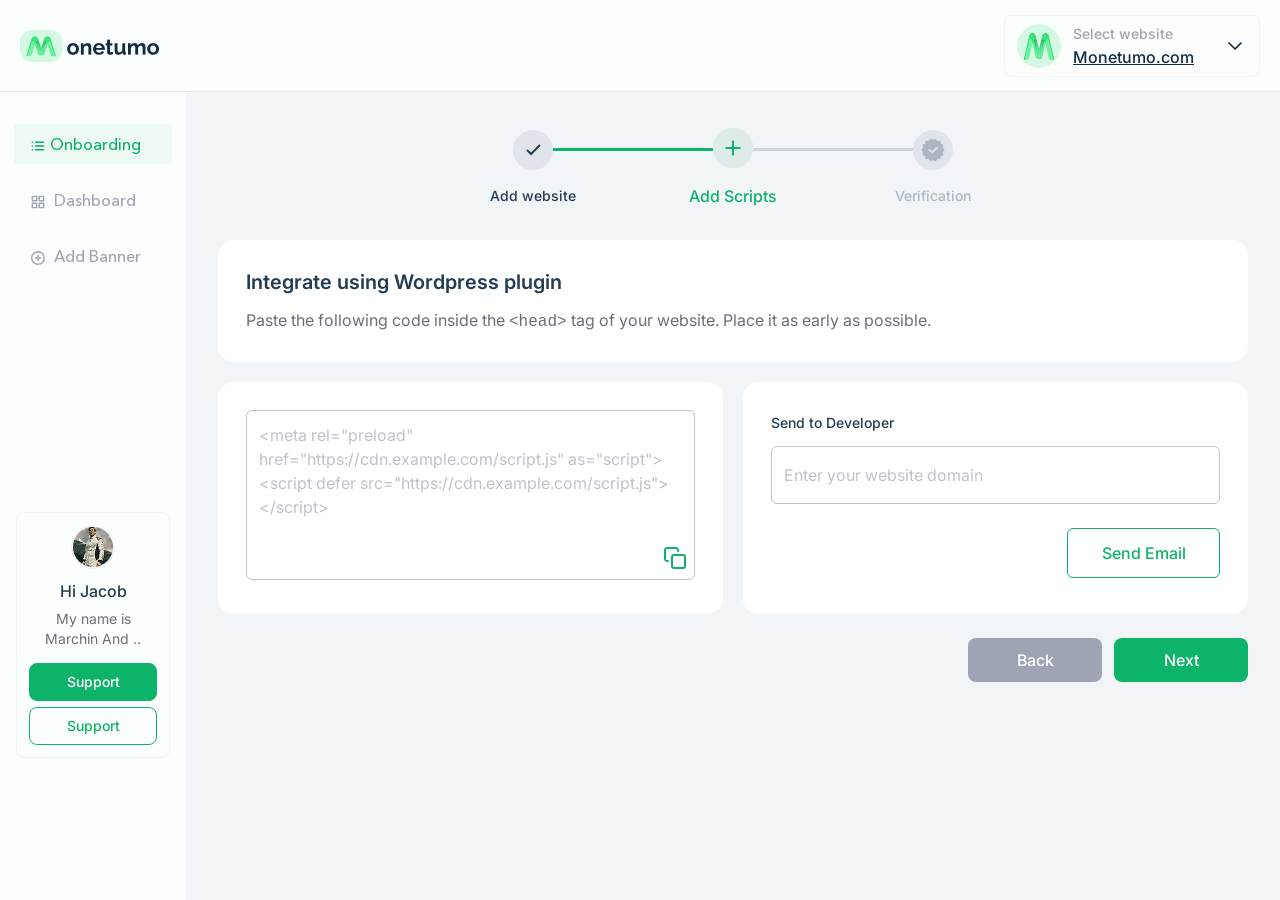
<file: src/add-script.html>
<!DOCTYPE html>
<html lang="en">
  <head>
    <meta charset="UTF-8" />
    <meta name="viewport" content="width=device-width, initial-scale=1.0" />
    <link rel="stylesheet" href="./output.css" />
    <title>Monetumo | Script</title>
    <!-- Favicon -->
    <link
      rel="icon"
      href="./images/fav.svg"
      sizes="16x16 32x32 48x48"
      type="image/x-icon"
    />
    <link
      rel="icon"
      href="./images/fav-16.png"
      sizes="16x16"
      type="image/png"
    />
    <link
      rel="icon"
      href="./images/fav-32.png"
      sizes="32x32"
      type="image/png"
    />
    <link
      rel="icon"
      href="./images/fav-32.png"
      sizes="192x192"
      type="image/png"
    />
    <link rel="preconnect" href="https://fonts.googleapis.com" />
    <link rel="preconnect" href="https://fonts.gstatic.com" crossorigin />
    <link
      href="https://fonts.googleapis.com/css2?family=Inter:ital,opsz,wght@0,14..32,100..900;1,14..32,100..900&display=swap"
      rel="stylesheet"
    />
    <style>
      @font-face {
        font-family: "Avenir Next Cyr Medium";
        src: url("./font/Avenir Next Cyr Medium.ttf") format("truetype");
      }
      body {
        font-family: "Inter", sans-serif;
      }
      .bg-custom-white {
        background-color: #fcfefd !important;
      }
      #profileMenu {
        z-index: 999 !important;
      }
    </style>
  </head>

  <body class="h-screen overflow-hidden bg-[#F1F5F8]">
    <!-- Header -->
    <header
      id="header"
      class="fixed top-0 left-0 right-0 h-[92px] bg-custom-white z-50 flex items-center justify-between px-5 border-b border-gray-200 transition-transform duration-300"
    >
      <div
        class="w-full flex justify-between items-center h-[76px] md:h-[92px]"
      >
        <!-- logo -->
        <div class="flex flex-row items-center gap-4">
          <button id="menuBtn" class="md:hidden">
            <svg
              xmlns="http://www.w3.org/2000/svg"
              width="24"
              height="24"
              viewBox="0 0 24 24"
              fill="none"
            >
              <path
                d="M21 12H3"
                stroke="#132D46"
                stroke-width="2"
                stroke-linecap="round"
                stroke-linejoin="round"
              />
              <path
                d="M21 6H3"
                stroke="#132D46"
                stroke-width="2"
                stroke-linecap="round"
                stroke-linejoin="round"
              />
              <path
                d="M21 18H3"
                stroke="#132D46"
                stroke-width="2"
                stroke-linecap="round"
                stroke-linejoin="round"
              />
            </svg>
          </button>

          <a href="#" class="inline-block md:hidden"
            ><img src="./images/mobile-logos.png" alt="dashboard-logo"
          /></a>
          <a href="#" class="hidden md:inline-block"
            ><img src="./images/dashboard-logo.png" alt="dashboard-logo"
          /></a>
        </div>
        <!-- dropdown -->
        <div class="relative w-64 md:inline-block hidden" id="dropdownWrapper">
          <!-- Dropdown Button -->
          <button
            id="dropdownBtn"
            class="flex items-center justify-between w-full px-3 py-2 bg-white border border-[#F1F5F8] rounded-lg text-gray-700 max-w-[256px]"
          >
            <div id="dropdownLabel" class="flex items-center justify-start">
              <div class="mr-3">
                <img
                  src="./images/profile.png"
                  class="w-[44px] h-[44px] rounded-full"
                  alt=""
                />
              </div>
              <div class="flex flex-col items-start gap-[8px]">
                <span
                  class="text-[#9EA4B4] text-sm font-medium text-start leading-none"
                  >Select website</span
                >
                <span
                  class="text-[#132D46] text-base font-medium text-start leading-none underline decoration decoration-offset-6"
                  >Monetumo.com</span
                >
              </div>
            </div>
            <svg
              id="dropdownIcon"
              class="w-6 h-6 text-gray-500 transform transition-transform duration-200"
              fill="none"
              stroke="currentColor"
              viewBox="0 0 28 28"
            >
              <path
                d="M7 10.5L14 17.5L21 10.5"
                stroke="#132D46"
                stroke-width="2"
                stroke-linecap="round"
                stroke-linejoin="round"
              />
            </svg>
          </button>

          <!-- Dropdown Menu -->
          <div
            id="dropdownMenu"
            class="absolute left-0 w-full mt-2 bg-custom-white rounded-lg shadow-lg hidden z-10"
          >
            <!-- Option -->
            <button
              class="flex items-center justify-start gap-3 rounded-t-lg w-full p-3 hover:bg-gray-100"
            >
              <div class="">
                <img
                  src="./images/profile.png"
                  class="w-[44px] h-[44px] rounded-full"
                  alt=""
                />
              </div>
              <div class="flex flex-col items-start gap-[8px]">
                <span
                  class="text-[#6A6E79] text-base font-normal text-start leading-none"
                  >Monetumo.com</span
                >
              </div>
            </button>

            <button
              class="flex items-center gap-3 w-full p-3 bg-[#9EA4B4]/10 hover:bg-[#9EA4B4]/10"
            >
              <div class="">
                <img
                  src="./images/profile.png"
                  class="w-[44px] h-[44px] rounded-full"
                  alt=""
                />
              </div>
              <div class="flex flex-col items-start gap-[8px]">
                <span
                  class="text-[#132D46] text-base font-medium text-start leading-none underline decoration decoration-offset-6"
                  >Monetumo.com</span
                >
              </div>
            </button>

            <button
              class="flex items-center gap-3 w-full p-3 hover:bg-gray-100"
            >
              <div class="">
                <img
                  src="./images/profile.png"
                  class="w-[44px] h-[44px] rounded-full"
                  alt=""
                />
              </div>
              <div class="flex flex-col items-start gap-[8px]">
                <span
                  class="text-[#6A6E79] text-base font-normal text-start leading-none"
                  >Monetumo.com</span
                >
              </div>
            </button>

            <!-- Add New -->
            <button
              class="w-full px-3 py-2 text-base text-[#ffffff] bg-[#0DB368] rounded-lg hover:bg-green-600"
            >
              + Add New
            </button>
          </div>
        </div>
        <!-- Dropdown Component -->
        <div class="relative max-w-[160px] md:hidden dropdown-wrapper">
          <!-- Dropdown Button -->
          <button
            class="flex items-end justify-end w-full placeholder:bg-white rounded-lg max-w-[160px] dropdown-btn"
          >
            <div class="flex items-center justify-start">
              <div>
                <img
                  src="./images/property-profile.png"
                  class="w-[44px] h-[44px] rounded-full"
                  alt=""
                />
              </div>
            </div>
          </button>

          <!-- Dropdown Menu -->
          <div
            class="absolute bg-custom-white right-0 w-full mt-3 bg-white rounded-lg hidden dropdown-menu shadow-sm z-10 min-w-[160px]"
          >
            <button
              class="flex items-center justify-start rounded-t-lg w-full py-3 px-4 hover:bg-[#F1F5F8]"
            >
              <span
                class="text-[#132D46] text-sm font-medium text-start leading-none"
                >Profile</span
              >
            </button>
            <button
              class="flex items-center w-full rounded-b-lg py-3 px-4 hover:bg-[#F1F5F8]"
            >
              <span
                class="text-[#132D46] text-sm font-medium text-start leading-none"
                >Setting</span
              >
            </button>
          </div>
        </div>
      </div>
    </header>
    <!-- Mobile Off-Canvas Menu -->
    <div id="mobileMenu" class="fixed inset-0 bg-custom-white hidden z-50">
      <!-- Menu Panel -->
      <div
        id="menuPanel"
        class="absolute top-0 left-0 h-screen w-full bg-white transform -translate-x-full transition-transform duration-300 flex flex-col px-4 pb-4 pt-4"
      >
        <!-- Header inside Menu Panel -->
        <div
          class="relative flex justify-between items-center h-[76px] w-full pb-4 border-b border-[#E6EFF7]/70"
        >
          <!-- Logo and Close Button -->
          <div class="flex flex-row items-center gap-4">
            <button id="closeMenu" class="w-6 h-6">
              <svg
                xmlns="http://www.w3.org/2000/svg"
                width="24"
                height="24"
                viewBox="0 0 24 24"
                fill="none"
              >
                <path
                  d="M18 6L6 18"
                  stroke="#132D46"
                  stroke-width="2"
                  stroke-linecap="round"
                  stroke-linejoin="round"
                />
                <path
                  d="M6 6L18 18"
                  stroke="#132D46"
                  stroke-width="2"
                  stroke-linecap="round"
                  stroke-linejoin="round"
                />
              </svg>
            </button>
            <a href="#" class="inline-block md:hidden">
              <img
                src="./images/mobile-logos.png"
                alt="dashboard-logo"
                class="h-8"
              />
            </a>
          </div>

          <!-- Profile Dropdown -->
          <div class="relative">
            <button id="profileBtn" class="rounded-full">
              <div>
                <img
                  src="./images/property-profile.png"
                  class="w-[44px] h-[44px] rounded-full"
                  alt=""
                />
              </div>
            </button>
            <div
              id="profileMenu"
              class="absolute right-0 mt-3 w-40 bg-custom-white rounded-lg shadow-lg hidden transition-all duration-200"
            >
              <button
                class="w-full py-3 px-4 text-sm bg-custom-white hover:bg-gray-100 rounded-t-lg text-left"
              >
                Profile
              </button>
              <button
                class="w-full py-3 px-4 text-sm bg-custom-white hover:bg-gray-100 rounded-b-lg text-left"
              >
                Settings
              </button>
            </div>
          </div>
        </div>

        <!-- Menu Links -->
        <nav class="pt-8 pb-4 h-full relative">
          <div class="flex flex-col space-y-3">
            <a
              href="#"
              class="block text-lg text-[#0DB368] hover:text-[#9EA4B4] group px-4 py-2 rounded-[4px] bg-[rgb(13_179_104_/_6%)]"
              ><svg
                xmlns="http://www.w3.org/2000/svg"
                viewBox="0 0 16 17"
                fill="none"
                class="w-4 h-4 stroke-[#0DB368] inline-block mr-[4px]"
              >
                <path
                  d="M5.3335 4.5H14.0002"
                  stroke-width="1.5"
                  stroke-linecap="round"
                  stroke-linejoin="round"
                />
                <path
                  d="M5.3335 8.5H14.0002"
                  stroke-width="1.5"
                  stroke-linecap="round"
                  stroke-linejoin="round"
                />
                <path
                  d="M5.3335 12.5H14.0002"
                  stroke-width="1.5"
                  stroke-linecap="round"
                  stroke-linejoin="round"
                />
                <path
                  d="M2 4.5H2.00667"
                  stroke-width="1.5"
                  stroke-linecap="round"
                  stroke-linejoin="round"
                />
                <path
                  d="M2 8.5H2.00667"
                  stroke-width="1.5"
                  stroke-linecap="round"
                  stroke-linejoin="round"
                />
                <path
                  d="M2 12.5H2.00667"
                  stroke-width="1.5"
                  stroke-linecap="round"
                  stroke-linejoin="round"
                /></svg
              ><span class="font-avenir">Onboarding</span></a
            >
            <a
              href="#"
              class="block text-lg text-[#9EA4B4] hover:text-[#0DB368] group px-4 py-2 rounded-[4px] hover:bg-[rgb(13_179_104_/_6%)]"
            >
              <svg
                xmlns="http://www.w3.org/2000/svg"
                viewBox="0 0 16 17"
                fill="none"
                class="w-4 h-4 stroke-[#9EA4B4] group-hover:stroke-[#0DB368] inline-block mr-[4px]"
              >
                <path
                  d="M6.66667 2.5H2V7.16667H6.66667V2.5Z"
                  stroke-width="1.5"
                  stroke-linecap="round"
                  stroke-linejoin="round"
                />
                <path
                  d="M14.0002 2.5H9.3335V7.16667H14.0002V2.5Z"
                  stroke-width="1.5"
                  stroke-linecap="round"
                  stroke-linejoin="round"
                />
                <path
                  d="M14.0002 9.83337H9.3335V14.5H14.0002V9.83337Z"
                  stroke-width="1.5"
                  stroke-linecap="round"
                  stroke-linejoin="round"
                />
                <path
                  d="M6.66667 9.83337H2V14.5H6.66667V9.83337Z"
                  stroke-width="1.5"
                  stroke-linecap="round"
                  stroke-linejoin="round"
                />
              </svg>
              <span class="font-avenir">Dashboard</span></a
            >
            <a
              href="#"
              class="block text-lg text-[#9EA4B4] hover:text-[#0DB368] group px-4 py-2 rounded-[4px] hover:bg-[rgb(13_179_104_/_6%)]"
            >
              <svg
                xmlns="http://www.w3.org/2000/svg"
                viewBox="0 0 16 17"
                fill="none"
                class="w-4 h-4 stroke-[#9EA4B4] group-hover:stroke-[#0DB368] inline-block mr-[4px]"
              >
                <path
                  d="M8.00016 15.1667C11.6821 15.1667 14.6668 12.1819 14.6668 8.50004C14.6668 4.81814 11.6821 1.83337 8.00016 1.83337C4.31826 1.83337 1.3335 4.81814 1.3335 8.50004C1.3335 12.1819 4.31826 15.1667 8.00016 15.1667Z"
                  stroke-width="1.5"
                  stroke-linecap="round"
                  stroke-linejoin="round"
                />
                <path
                  d="M8 5.83337V11.1667"
                  stroke-width="1.5"
                  stroke-linecap="round"
                  stroke-linejoin="round"
                />
                <path
                  d="M5.3335 8.5H10.6668"
                  stroke-width="1.5"
                  stroke-linecap="round"
                  stroke-linejoin="round"
                />
              </svg>
              <span class="font-avenir">Add Banner</span></a
            >
          </div>
          <div class="mt-8 absolute left-0 bottom-4 w-full">
            <div
              class="border border-[#F1F5F8] p-4 rounded-lg bg-white w-full flex flex-col items-center gap-[12px]"
            >
              <div class="flex flex-col items-center">
                <div>
                  <img src="./images/profile-picture.png" alt="rocket" />
                </div>
                <h4
                  class="text-[#243C53] text-base font-medium mt-[12px] mb-[4px]"
                >
                  Hi Jacob
                </h4>
                <p class="text-[#6A6E79] text-sm font-normal text-center">
                  My name is Marchin And ..
                </p>
              </div>
              <div class="space-y-[6px] text-center w-full">
                <a
                  href="#"
                  class="bg-[#0DB368] text-[#ffffff] font-medium text-sm text-white rounded-lg py-2 w-full text-center block border border-[#0DB368]"
                >
                  Support
                </a>
                <a
                  href="#"
                  class="bg-white text-[#0DB368] font-medium text-sm text-white rounded-lg py-2 w-full text-center block border border-[#0DB368]"
                >
                  Support
                </a>
              </div>
            </div>
          </div>
        </nav>
      </div>
    </div>

    <!-- main -->
    <div class="flex pt-[92px] h-full">
      <!-- Sidebar -->
      <aside
        class="hidden md:block w-[186px] fixed top-[76px] md:top-[92px] left-0 h-[calc(100vh-76px)] md:h-[calc(100vh-92px)] bg-custom-white overflow-y-auto z-10"
      >
        <nav class="px-[14px] py-[32px] h-full relative">
          <div class="flex flex-col space-y-4">
            <a
              href="#"
              class="block text-base text-[#0DB368] hover:text-[#0DB368] group px-4 py-2 rounded-[4px] bg-[rgb(13_179_104_/_6%)]"
              ><svg
                xmlns="http://www.w3.org/2000/svg"
                viewBox="0 0 16 17"
                fill="none"
                class="w-4 h-4 stroke-[#0DB368] inline-block mr-[4px]"
              >
                <path
                  d="M5.3335 4.5H14.0002"
                  stroke-width="1.5"
                  stroke-linecap="round"
                  stroke-linejoin="round"
                />
                <path
                  d="M5.3335 8.5H14.0002"
                  stroke-width="1.5"
                  stroke-linecap="round"
                  stroke-linejoin="round"
                />
                <path
                  d="M5.3335 12.5H14.0002"
                  stroke-width="1.5"
                  stroke-linecap="round"
                  stroke-linejoin="round"
                />
                <path
                  d="M2 4.5H2.00667"
                  stroke-width="1.5"
                  stroke-linecap="round"
                  stroke-linejoin="round"
                />
                <path
                  d="M2 8.5H2.00667"
                  stroke-width="1.5"
                  stroke-linecap="round"
                  stroke-linejoin="round"
                />
                <path
                  d="M2 12.5H2.00667"
                  stroke-width="1.5"
                  stroke-linecap="round"
                  stroke-linejoin="round"
                /></svg
              ><span class="font-avenir">Onboarding</span></a
            >
            <a
              href="#"
              class="block text-base text-[#9EA4B4] hover:text-[#0DB368] group px-4 py-2 rounded-[4px] hover:bg-[rgb(13_179_104_/_6%)]"
            >
              <svg
                xmlns="http://www.w3.org/2000/svg"
                viewBox="0 0 16 17"
                fill="none"
                class="w-4 h-4 stroke-[#9EA4B4] group-hover:stroke-[#0DB368] inline-block mr-[4px]"
              >
                <path
                  d="M6.66667 2.5H2V7.16667H6.66667V2.5Z"
                  stroke-width="1.5"
                  stroke-linecap="round"
                  stroke-linejoin="round"
                />
                <path
                  d="M14.0002 2.5H9.3335V7.16667H14.0002V2.5Z"
                  stroke-width="1.5"
                  stroke-linecap="round"
                  stroke-linejoin="round"
                />
                <path
                  d="M14.0002 9.83337H9.3335V14.5H14.0002V9.83337Z"
                  stroke-width="1.5"
                  stroke-linecap="round"
                  stroke-linejoin="round"
                />
                <path
                  d="M6.66667 9.83337H2V14.5H6.66667V9.83337Z"
                  stroke-width="1.5"
                  stroke-linecap="round"
                  stroke-linejoin="round"
                />
              </svg>
              <span class="font-avenir">Dashboard</span></a
            >
            <a
              href="#"
              class="block text-base text-[#9EA4B4] hover:text-[#0DB368] group px-4 py-2 rounded-[4px] hover:bg-[rgb(13_179_104_/_6%)]"
            >
              <svg
                xmlns="http://www.w3.org/2000/svg"
                viewBox="0 0 16 17"
                fill="none"
                class="w-4 h-4 stroke-[#9EA4B4] group-hover:stroke-[#0DB368] inline-block mr-[4px]"
              >
                <path
                  d="M8.00016 15.1667C11.6821 15.1667 14.6668 12.1819 14.6668 8.50004C14.6668 4.81814 11.6821 1.83337 8.00016 1.83337C4.31826 1.83337 1.3335 4.81814 1.3335 8.50004C1.3335 12.1819 4.31826 15.1667 8.00016 15.1667Z"
                  stroke-width="1.5"
                  stroke-linecap="round"
                  stroke-linejoin="round"
                />
                <path
                  d="M8 5.83337V11.1667"
                  stroke-width="1.5"
                  stroke-linecap="round"
                  stroke-linejoin="round"
                />
                <path
                  d="M5.3335 8.5H10.6668"
                  stroke-width="1.5"
                  stroke-linecap="round"
                  stroke-linejoin="round"
                />
              </svg>
              <span class="font-avenir">Add Banner</span></a
            >
          </div>
          <div class="mt-8 absolute left-0 bottom-[142px] w-full px-4">
            <div
              class="border border-[#F1F5F8] p-3 rounded-lg bg-white w-full flex flex-col items-center gap-[14px]"
            >
              <div class="flex flex-col items-center">
                <div>
                  <img src="./images/profile-picture.png" alt="rocket" />
                </div>
                <h4
                  class="text-[#243C53] text-base font-medium mt-[10px] mb-[6px]"
                >
                  Hi Jacob
                </h4>
                <p class="text-[#6A6E79] text-sm font-normal text-center">
                  My name is Marchin And ..
                </p>
              </div>
              <div class="space-y-[6px] text-center w-full">
                <a
                  href="#"
                  class="bg-[#0DB368] text-[#ffffff] font-medium text-sm text-white rounded-lg py-2 w-full text-center block border border-[#0DB368]"
                >
                  Support
                </a>
                <a
                  href="#"
                  class="bg-white text-[#0DB368] font-medium text-sm text-white rounded-lg py-2 w-full text-center block border border-[#0DB368]"
                >
                  Support
                </a>
              </div>
            </div>
          </div>
        </nav>
      </aside>

      <!-- Main content -->
      <main
        class="flex-1 ml-0 md:ml-[186px] overflow-y-auto h-[calc(100vh-76px)] md:h-[calc(100vh-92px)] px-4 py-5 md:px-[32px] md:py-[36px]"
      >
        <section class="w-full">
          <div
            class="relative mb-6 md:mb-[32px] flex items-center justify-between max-w-[600px] mx-auto"
          >
            <!-- horizontal line -->
            <div
              class="absolute top-[25%] left-[20%] right-[20%] h-[2px] md:h-[3px] bg-[#0DB368] -z-9"
            ></div>
            <div
              class="absolute top-[25%] left-[50%] right-[20%] h-[2px] md:h-[3px] bg-[#CFD6DC] z-10"
            ></div>

            <!-- 1 -->
            <div
              class="flex flex-col items-center gap-3 md:gap-4 w-1/3 md:min-w-[200px]"
            >
              <div
                class="bg-[rgba(158_164_180/_0.20)] min-w-8 min-h-8 md:min-h-10 rounded-full md:min-w-10 z-10 flex justify-center items-center"
              >
                <svg
                  xmlns="http://www.w3.org/2000/svg"
                  width="15"
                  height="12"
                  viewBox="0 0 15 12"
                  fill="none"
                >
                  <path
                    d="M4.99997 8.58603L1.70697 5.29303L0.292969 6.70703L4.99997 11.414L14.707 1.70703L13.293 0.29303L4.99997 8.58603Z"
                    fill="#243C53"
                  />
                </svg>
              </div>
              <span class="text-sm  text-[#243C53] font-medium"
                >Add website</span
              >
            </div>

            <!-- 2 -->
            <div
              class="flex flex-col items-center gap-3 md:gap-4 w-1/3 md:min-w-[200px]"
            >
              <div
                class="bg-[rgba(158_164_180/_0.20)] min-w-8 min-h-8 md:min-h-10 md:min-w-10 rounded-full z-10 flex justify-center items-center"
              >
                <img
                  src="./images/plus-success.png"
                  alt=""
                  class="w-8 h-8 md:h-10 md:w-10"
                />
              </div>
              <span class="text-sm md:text-base text-[#0DB368] font-medium"
                >Add Scripts</span
              >
            </div>

            <!-- 3 -->
            <div
              class="flex flex-col items-center gap-3 md:gap-4 w-1/3 md:min-w-[200px]"
            >
              <div
                class="bg-[rgba(158_164_180/_0.20)] min-w-8 min-h-8 md:min-h-10 rounded-full md:min-w-10 z-10 flex justify-center items-center"
              >
                <svg
                  xmlns="http://www.w3.org/2000/svg"
                  width="24"
                  height="24"
                  viewBox="0 0 24 24"
                  fill="none"
                >
                  <path
                    fill-rule="evenodd"
                    clip-rule="evenodd"
                    d="M15.3505 1.36517C15.4066 1.43778 15.4555 1.51567 15.4966 1.59774L15.6621 1.92854C16.0186 2.64105 16.8114 3.02283 17.5907 2.85731L17.9525 2.78046C18.718 2.61788 19.4704 3.10663 19.6329 3.87211C19.652 3.96188 19.6623 4.05329 19.6637 4.14506L19.6693 4.51491C19.6813 5.31153 20.23 5.99947 21.0039 6.18848L21.3633 6.27624C22.1235 6.46189 22.5892 7.22866 22.4036 7.98888C22.3818 8.07803 22.3514 8.16486 22.3129 8.24814L22.1574 8.58379C21.8227 9.30675 22.0185 10.1646 22.6338 10.6707L22.9194 10.9057C23.5238 11.4028 23.6108 12.2957 23.1137 12.9001C23.0554 12.971 22.9903 13.036 22.9194 13.0943L22.6338 13.3293C22.0185 13.8354 21.8227 14.6932 22.1574 15.4162L22.3129 15.7519C22.6417 16.462 22.3326 17.3042 21.6225 17.633C21.5392 17.6716 21.4524 17.702 21.3633 17.7238L21.0039 17.8115C20.23 18.0005 19.6813 18.6885 19.6693 19.4851L19.6637 19.8549C19.6519 20.6374 19.008 21.2621 18.2255 21.2503C18.1337 21.2489 18.0423 21.2386 17.9525 21.2195L17.5907 21.1427C16.8114 20.9772 16.0186 21.359 15.6621 22.0715L15.4966 22.4023C15.1465 23.1021 14.2953 23.3856 13.5954 23.0354C13.5133 22.9943 13.4354 22.9454 13.3628 22.8893L13.0702 22.6631C12.4399 22.1758 11.5599 22.1758 10.9296 22.6631L10.637 22.8893C10.0178 23.3679 9.12793 23.254 8.64932 22.6348C8.59319 22.5622 8.54425 22.4843 8.50319 22.4023L8.33768 22.0715C7.98118 21.359 7.18841 20.9772 6.40908 21.1427L6.04725 21.2195C5.28177 21.3821 4.52943 20.8934 4.36686 20.1279C4.34779 20.0381 4.33749 19.9467 4.3361 19.8549L4.33051 19.4851C4.31846 18.6885 3.76985 18.0005 2.99587 17.8115L2.63654 17.7238C1.87633 17.5381 1.41055 16.7713 1.59621 16.0111C1.61798 15.922 1.64836 15.8351 1.68693 15.7519L1.84236 15.4162C2.17715 14.6932 1.98135 13.8354 1.36603 13.3293L1.08036 13.0943C0.475981 12.5972 0.389024 11.7043 0.886134 11.0999C0.944433 11.029 1.00948 10.964 1.08036 10.9057L1.36603 10.6707C1.98135 10.1646 2.17715 9.30675 1.84236 8.58379L1.68693 8.24814C1.35809 7.53803 1.66717 6.69579 2.37728 6.36696C2.46056 6.32839 2.54739 6.29801 2.63654 6.27624L2.99587 6.18848C3.76985 5.99947 4.31846 5.31153 4.33051 4.51491L4.3361 4.14506C4.34794 3.36259 4.99184 2.73787 5.77431 2.74971C5.86607 2.75109 5.95748 2.76139 6.04725 2.78046L6.40908 2.85731C7.18841 3.02283 7.98118 2.64105 8.33768 1.92854L8.50319 1.59774C8.85335 0.897901 9.70454 0.614428 10.4044 0.964588C10.4865 1.00565 10.5644 1.05459 10.637 1.11072L10.9296 1.33695C11.5599 1.82422 12.4399 1.82422 13.0702 1.33695L13.3628 1.11072C13.982 0.632117 14.8719 0.746035 15.3505 1.36517ZM16.6323 9.05247C16.2834 8.74034 15.7534 8.74821 15.4139 9.07057L11.7345 12.5645C11.3332 12.9456 10.705 12.9497 10.2987 12.574L8.75804 11.1494C8.37289 10.7933 7.77415 10.8088 7.40794 11.1844C7.39063 11.2021 7.3741 11.2206 7.35838 11.2398C7.05553 11.6091 7.10943 12.154 7.47877 12.4569L9.98093 14.5086C10.6696 15.0732 11.6725 15.0307 12.3108 14.4097L16.656 10.1827C16.6688 10.1703 16.6812 10.1574 16.6931 10.144C16.9777 9.82584 16.9505 9.33713 16.6323 9.05247Z"
                    fill="#ABB7C2"
                  />
                </svg>
              </div>
              <span class="text-sm text-[#ABB7C2] font-medium"
                >Verification</span
              >
            </div>
          </div>

          <!-- card 1 -->
          <div class="w-full bg-[#ffffff] rounded-2xl p-4 md:p-[28px]">
            <div
              class="w-full mx-auto flex flex-col items-center justify-center gap-5 md:gap-8"
            >
              <div class="w-full text-start space-y-3">
                <h1 class="text-lg md:text-xl font-semibold text-[#243C53]">
                  Integrate using Wordpress plugin
                </h1>
                <p class="text-[#6A6E79] text-sm md:text-base">
                  Paste the following code inside the
                  <code>&lt;head&gt;</code> tag of your website. Place it as
                  early as possible.
                </p>
              </div>
            </div>
          </div>
          <!-- card 2 -->
          <div class="flex flex-col md:flex-row gap-5 mt-5">
            <!-- 1 -->
            <div class="w-full bg-[#ffffff] rounded-2xl p-4 md:p-[28px]">
              <div class="relative w-full">
                <textarea
                  rows="6"
                  placeholder='&lt;meta rel="preload" href="https://cdn.example.com/script.js" as="script"&gt;
&lt;script defer src="https://cdn.example.com/script.js"&gt;&lt;/script&gt;'
                  class="w-full rounded-md border border-[#BEC2CC] px-3 py-3 text-sm md:text-base text-[#243C53] placeholder:text-[#BEC2CC] focus:outline-none focus:ring-2 focus:ring-[#0DB368] focus:border-transparent resize-none copy-text"
                ></textarea>

                <button
                  class="copy-btn absolute bottom-4 right-2 flex items-center text-sm transition"
                  type="button"
                >
                  <svg
                    xmlns="http://www.w3.org/2000/svg"
                    width="24"
                    height="24"
                    viewBox="0 0 24 24"
                    fill="none"
                  >
                    <path
                      d="M20 9H11C9.89543 9 9 9.89543 9 11V20C9 21.1046 9.89543 22 11 22H20C21.1046 22 22 21.1046 22 20V11C22 9.89543 21.1046 9 20 9Z"
                      stroke="#0DB368"
                      stroke-width="2"
                      stroke-linecap="round"
                      stroke-linejoin="round"
                    />
                    <path
                      d="M5 15H4C3.46957 15 2.96086 14.7893 2.58579 14.4142C2.21071 14.0391 2 13.5304 2 13V4C2 3.46957 2.21071 2.96086 2.58579 2.58579C2.96086 2.21071 3.46957 2 4 2H13C13.5304 2 14.0391 2.21071 14.4142 2.58579C14.7893 2.96086 15 3.46957 15 4V5"
                      stroke="#0DB368"
                      stroke-width="2"
                      stroke-linecap="round"
                      stroke-linejoin="round"
                    />
                  </svg>
                </button>
              </div>

              <!-- Toast -->
              <div
                id="toast"
                class="fixed bottom-5 right-5 bg-white shadow-lg rounded-lg px-4 py-2 text-sm text-[#243C53] opacity-0 pointer-events-none transition-opacity duration-300"
              ></div>
            </div>
            <!-- 2 -->
            <div class="w-full bg-[#ffffff] rounded-2xl p-4 md:p-[28px]">
              <div class="text-start space-y-[12px] w-full">
                <label
                  for="websiteDomain"
                  class="text-sm text-[#243C53] font-medium"
                >
                  Send to Developer
                </label>

                <div
                  class="flex flex-col items-center gap-6 w-full max-w-full mx-auto"
                >
                  <input
                    type="text"
                    id="websiteDomain"
                    placeholder="Enter your website domain"
                    class="flex-1 rounded-md px-3 py-4 text-base text-[#243C53] border border-[#BEC2CC] placeholder:text-[#BEC2CC] focus:outline-none focus:ring-2 focus:ring-[#0DB368] focus:border-transparent w-full max-w-full"
                  />
                  <button
                    type="button"
                    class="bg-[#ffffff] text-[#0DB368] py-3 md:mb-1 rounded-md text-base font-medium hover:bg-[#0ba65e] hover:text-[#ffffff] border border-[#0DB368] transition w-[153px] flex justify-center items-center self-end"
                  >
                    Send Email
                  </button>
                </div>
              </div>
            </div>
          </div>
          <!-- Content -->
          <div
            class="flex flex-col md:flex-row items-center md:justify-end gap-3 w-full mt-6"
          >
            <button
              class="bg-[#9EA4B4] hover:bg-[#000000] w-full md:w-[134px] text-[#ffffff] px-6 py-[10px] text-base font-medium rounded-lg order-2 lg:order-1"
            >
              Back
            </button>
            <button
              class="bg-[#0DB368] hover:bg-green-600 w-full md:w-[134px] text-[#ffffff] px-6 py-[10px] text-base font-medium rounded-lg order-1 lg:order-2"
            >
              Next
            </button>
          </div>
        </section>
      </main>
    </div>

    <!-- js -->

    <script>
      const dropdownBtn = document.getElementById("dropdownBtn");
      const dropdownMenu = document.getElementById("dropdownMenu");
      const dropdownIcon = document.getElementById("dropdownIcon");

      dropdownBtn.addEventListener("click", () => {
        dropdownMenu.classList.toggle("hidden");
        dropdownIcon.classList.toggle("rotate-180");
      });

      // Optional: close when clicking outside
      document.addEventListener("click", (e) => {
        if (
          !dropdownBtn.contains(e.target) &&
          !dropdownMenu.contains(e.target)
        ) {
          dropdownMenu.classList.add("hidden");
          dropdownIcon.classList.remove("rotate-180");
        }
      });

      // Find all dropdown wrappers
      document.querySelectorAll(".dropdown-wrapper").forEach((wrapper) => {
        const btn = wrapper.querySelector(".dropdown-btn");
        const menu = wrapper.querySelector(".dropdown-menu");
        const icon = wrapper.querySelector(".dropdown-icon");

        btn.addEventListener("click", (e) => {
          e.stopPropagation(); // Prevent closing immediately
          menu.classList.toggle("hidden");
          icon.classList.toggle("rotate-180");
        });

        // Close when clicking outside
        document.addEventListener("click", (e) => {
          if (!wrapper.contains(e.target)) {
            menu.classList.add("hidden");
            icon.classList.remove("rotate-180");
          }
        });
      });

      // Off-Canvas Menu
      const menuBtn = document.getElementById("menuBtn");
      const closeMenu = document.getElementById("closeMenu");
      const mobileMenu = document.getElementById("mobileMenu");
      const menuPanel = document.getElementById("menuPanel");
      const header = document.getElementById("header");

      // Open menu
      menuBtn.addEventListener("click", () => {
        mobileMenu.classList.remove("hidden");
        menuPanel.classList.remove("-translate-x-full");
        menuPanel.classList.add("translate-x-0");
        header.classList.add("-translate-y-full"); // hide header
      });

      // Close menu function
      const close = () => {
        menuPanel.classList.remove("translate-x-0");
        menuPanel.classList.add("-translate-x-full");
        header.classList.remove("-translate-y-full"); // show header
        setTimeout(() => mobileMenu.classList.add("hidden"), 300);
      };

      closeMenu.addEventListener("click", close);
      mobileMenu.addEventListener("click", (e) => {
        if (e.target === mobileMenu) close();
      });

      // Profile Dropdown
      const profileBtn = document.getElementById("profileBtn");
      const profileMenu = document.getElementById("profileMenu");

      profileBtn.addEventListener("click", (e) => {
        e.stopPropagation(); // prevent closing menu
        profileMenu.classList.toggle("hidden");
      });

      // Close dropdown when clicking outside
      document.addEventListener("click", (e) => {
        if (!profileBtn.contains(e.target) && !profileMenu.contains(e.target)) {
          profileMenu.classList.add("hidden");
        }
      });
    </script>
    <script>
      const toast = document.getElementById("toast");

      function showToast(message, type = "success") {
        let icon = "";

        if (type === "success") {
          icon = `
      <svg xmlns="http://www.w3.org/2000/svg" width="15" height="12" viewBox="0 0 15 12" fill="none">
        <path d="M4.99997 8.58603L1.70697 5.29303L0.292969 6.70703L4.99997 11.414L14.707 1.70703L13.293 0.29303L4.99997 8.58603Z" fill="#0DB368"/>
      </svg>
      `;
        } else if (type === "error") {
          icon = `
      <svg xmlns="http://www.w3.org/2000/svg" width="20" height="20" viewBox="0 0 24 24" fill="none" stroke="red" stroke-width="2" stroke-linecap="round" stroke-linejoin="round">
        <line x1="18" y1="6" x2="6" y2="18"/>
        <line x1="6" y1="6" x2="18" y2="18"/>
      </svg>
      `;
        }

        toast.innerHTML = `<div class="flex items-center gap-2">${icon}<span>${message}</span></div>`;
        toast.classList.remove("opacity-0", "pointer-events-none");
        toast.classList.add("opacity-100");

        setTimeout(() => {
          toast.classList.remove("opacity-100");
          toast.classList.add("opacity-0", "pointer-events-none");
        }, 2000);
      }

      // Works for multiple inputs
      document.querySelectorAll(".copy-btn").forEach((btn) => {
        btn.addEventListener("click", () => {
          const textarea = btn.closest(".relative").querySelector(".copy-text"); // find sibling textarea
          const text = textarea.value;

          navigator.clipboard
            .writeText(text)
            .then(() => {
              showToast("Copied to clipboard!", "success");
            })
            .catch(() => {
              showToast("Failed to copy!", "error");
            });
        });
      });
    </script>
  </body>
</html>
</file>
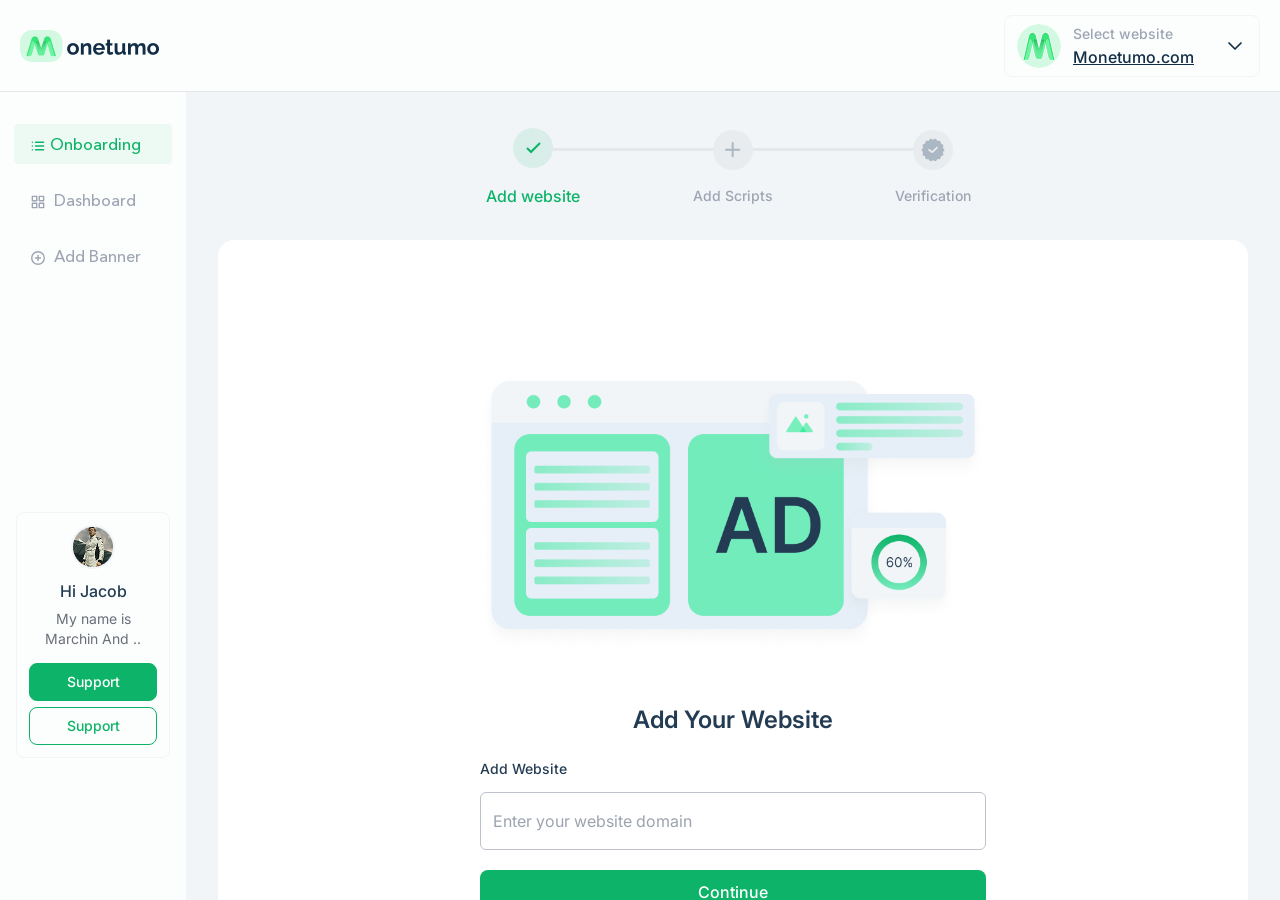
<file: src/add-website.html>
<!DOCTYPE html>
<html lang="en">
  <head>
    <meta charset="UTF-8" />
    <meta name="viewport" content="width=device-width, initial-scale=1.0" />
    <link rel="stylesheet" href="./output.css" />
    <title>Monetumo | Add Website</title>
    <!-- Favicon -->
    <link
      rel="icon"
      href="./images/fav.svg"
      sizes="16x16 32x32 48x48"
      type="image/x-icon"
    />
    <link
      rel="icon"
      href="./images/fav-16.png"
      sizes="16x16"
      type="image/png"
    />
    <link
      rel="icon"
      href="./images/fav-32.png"
      sizes="32x32"
      type="image/png"
    />
    <link
      rel="icon"
      href="./images/fav-32.png"
      sizes="192x192"
      type="image/png"
    />
    <link rel="preconnect" href="https://fonts.googleapis.com" />
    <link rel="preconnect" href="https://fonts.gstatic.com" crossorigin />
    <link
      href="https://fonts.googleapis.com/css2?family=Inter:ital,opsz,wght@0,14..32,100..900;1,14..32,100..900&display=swap"
      rel="stylesheet"
    />
    <style>
      @font-face {
        font-family: "Avenir Next Cyr Medium";
        src: url("./font/Avenir Next Cyr Medium.ttf") format("truetype");
      }
      body {
        font-family: "Inter", sans-serif;
      }
      .bg-custom-white {
        background-color: #fcfefd !important;
      }
      #profileMenu {
        z-index: 999 !important;
      }
    </style>
  </head>

  <body class="h-screen overflow-hidden bg-[#F1F5F8]">
    <!-- Header -->
    <header
      id="header"
      class="fixed top-0 left-0 right-0 h-[92px] bg-custom-white z-50 flex items-center justify-between px-5 border-b border-gray-200 transition-transform duration-300"
    >
      <div
        class="w-full flex justify-between items-center h-[76px] md:h-[92px]"
      >
        <!-- logo -->
        <div class="flex flex-row items-center gap-4">
          <button id="menuBtn" class="md:hidden">
            <svg
              xmlns="http://www.w3.org/2000/svg"
              width="24"
              height="24"
              viewBox="0 0 24 24"
              fill="none"
            >
              <path
                d="M21 12H3"
                stroke="#132D46"
                stroke-width="2"
                stroke-linecap="round"
                stroke-linejoin="round"
              />
              <path
                d="M21 6H3"
                stroke="#132D46"
                stroke-width="2"
                stroke-linecap="round"
                stroke-linejoin="round"
              />
              <path
                d="M21 18H3"
                stroke="#132D46"
                stroke-width="2"
                stroke-linecap="round"
                stroke-linejoin="round"
              />
            </svg>
          </button>

          <a href="#" class="inline-block md:hidden"
            ><img src="./images/mobile-logos.png" alt="dashboard-logo"
          /></a>
          <a href="#" class="hidden md:inline-block"
            ><img src="./images/dashboard-logo.png" alt="dashboard-logo"
          /></a>
        </div>
        <!-- dropdown -->
        <div class="relative w-64 md:inline-block hidden" id="dropdownWrapper">
          <!-- Dropdown Button -->
          <button
            id="dropdownBtn"
            class="flex items-center justify-between w-full px-3 py-2 bg-white border border-[#F1F5F8] rounded-lg text-gray-700 max-w-[256px]"
          >
            <div id="dropdownLabel" class="flex items-center justify-start">
              <div class="mr-3">
                <img
                  src="./images/profile.png"
                  class="w-[44px] h-[44px] rounded-full"
                  alt=""
                />
              </div>
              <div class="flex flex-col items-start gap-[8px]">
                <span
                  class="text-[#9EA4B4] text-sm font-medium text-start leading-none"
                  >Select website</span
                >
                <span
                  class="text-[#132D46] text-base font-medium text-start leading-none underline decoration decoration-offset-6"
                  >Monetumo.com</span
                >
              </div>
            </div>
            <svg
              id="dropdownIcon"
              class="w-6 h-6 text-gray-500 transform transition-transform duration-200"
              fill="none"
              stroke="currentColor"
              viewBox="0 0 28 28"
            >
              <path
                d="M7 10.5L14 17.5L21 10.5"
                stroke="#132D46"
                stroke-width="2"
                stroke-linecap="round"
                stroke-linejoin="round"
              />
            </svg>
          </button>

          <!-- Dropdown Menu -->
          <div
            id="dropdownMenu"
            class="absolute left-0 w-full mt-2 bg-custom-white rounded-lg shadow-lg hidden z-10"
          >
            <!-- Option -->
            <button
              class="flex items-center justify-start gap-3 rounded-t-lg w-full p-3 hover:bg-gray-100"
            >
              <div class="">
                <img
                  src="./images/profile.png"
                  class="w-[44px] h-[44px] rounded-full"
                  alt=""
                />
              </div>
              <div class="flex flex-col items-start gap-[8px]">
                <span
                  class="text-[#6A6E79] text-base font-normal text-start leading-none"
                  >Monetumo.com</span
                >
              </div>
            </button>

            <button
              class="flex items-center gap-3 w-full p-3 bg-[#9EA4B4]/10 hover:bg-[#9EA4B4]/10"
            >
              <div class="">
                <img
                  src="./images/profile.png"
                  class="w-[44px] h-[44px] rounded-full"
                  alt=""
                />
              </div>
              <div class="flex flex-col items-start gap-[8px]">
                <span
                  class="text-[#132D46] text-base font-medium text-start leading-none underline decoration decoration-offset-6"
                  >Monetumo.com</span
                >
              </div>
            </button>

            <button
              class="flex items-center gap-3 w-full p-3 hover:bg-gray-100"
            >
              <div class="">
                <img
                  src="./images/profile.png"
                  class="w-[44px] h-[44px] rounded-full"
                  alt=""
                />
              </div>
              <div class="flex flex-col items-start gap-[8px]">
                <span
                  class="text-[#6A6E79] text-base font-normal text-start leading-none"
                  >Monetumo.com</span
                >
              </div>
            </button>

            <!-- Add New -->
            <button
              class="w-full px-3 py-2 text-base text-[#ffffff] bg-[#0DB368] rounded-lg hover:bg-green-600"
            >
              + Add New
            </button>
          </div>
        </div>
        <!-- Dropdown Component -->
        <div class="relative max-w-[160px] md:hidden dropdown-wrapper">
          <!-- Dropdown Button -->
          <button
            class="flex items-end justify-end w-full placeholder:bg-white rounded-lg max-w-[160px] dropdown-btn"
          >
            <div class="flex items-center justify-start">
              <div>
                <img
                  src="./images/property-profile.png"
                  class="w-[44px] h-[44px] rounded-full"
                  alt=""
                />
              </div>
            </div>
          </button>

          <!-- Dropdown Menu -->
          <div
            class="absolute bg-custom-white right-0 w-full mt-3 bg-white rounded-lg hidden dropdown-menu shadow-sm z-10 min-w-[160px]"
          >
            <button
              class="flex items-center justify-start rounded-t-lg w-full py-3 px-4 hover:bg-[#F1F5F8]"
            >
              <span
                class="text-[#132D46] text-sm font-medium text-start leading-none"
                >Profile</span
              >
            </button>
            <button
              class="flex items-center w-full rounded-b-lg py-3 px-4 hover:bg-[#F1F5F8]"
            >
              <span
                class="text-[#132D46] text-sm font-medium text-start leading-none"
                >Setting</span
              >
            </button>
          </div>
        </div>
      </div>
    </header>
    <!-- Mobile Off-Canvas Menu -->
    <div id="mobileMenu" class="fixed inset-0 bg-custom-white hidden z-50">
      <!-- Menu Panel -->
      <div
        id="menuPanel"
        class="absolute top-0 left-0 h-screen w-full bg-white transform -translate-x-full transition-transform duration-300 flex flex-col px-4 pb-4 pt-4"
      >
        <!-- Header inside Menu Panel -->
        <div
          class="relative flex justify-between items-center h-[76px] w-full pb-4 border-b border-[#E6EFF7]/70"
        >
          <!-- Logo and Close Button -->
          <div class="flex flex-row items-center gap-4">
            <button id="closeMenu" class="w-6 h-6">
              <svg
                xmlns="http://www.w3.org/2000/svg"
                width="24"
                height="24"
                viewBox="0 0 24 24"
                fill="none"
              >
                <path
                  d="M18 6L6 18"
                  stroke="#132D46"
                  stroke-width="2"
                  stroke-linecap="round"
                  stroke-linejoin="round"
                />
                <path
                  d="M6 6L18 18"
                  stroke="#132D46"
                  stroke-width="2"
                  stroke-linecap="round"
                  stroke-linejoin="round"
                />
              </svg>
            </button>
            <a href="#" class="inline-block md:hidden">
              <img
                src="./images/mobile-logos.png"
                alt="dashboard-logo"
                class="h-8"
              />
            </a>
          </div>

          <!-- Profile Dropdown -->
          <div class="relative">
            <button id="profileBtn" class="rounded-full">
              <div>
                <img
                  src="./images/property-profile.png"
                  class="w-[44px] h-[44px] rounded-full"
                  alt=""
                />
              </div>
            </button>
            <div
              id="profileMenu"
              class="absolute right-0 mt-3 w-40 bg-custom-white rounded-lg shadow-lg hidden transition-all duration-200"
            >
              <button
                class="w-full py-3 px-4 text-sm bg-custom-white hover:bg-gray-100 rounded-t-lg text-left"
              >
                Profile
              </button>
              <button
                class="w-full py-3 px-4 text-sm bg-custom-white hover:bg-gray-100 rounded-b-lg text-left"
              >
                Settings
              </button>
            </div>
          </div>
        </div>

        <!-- Menu Links -->
         <nav class="pt-8 pb-4 h-full relative">
          <div class="flex flex-col space-y-3">
            <a
              href="#"
              class="block text-lg text-[#0DB368] hover:text-[#9EA4B4] group px-4 py-2 rounded-[4px] bg-[rgb(13_179_104_/_6%)]"
              ><svg
                xmlns="http://www.w3.org/2000/svg"
                viewBox="0 0 16 17"
                fill="none"
                class="w-4 h-4 stroke-[#0DB368] inline-block mr-[4px]"
              >
                <path
                  d="M5.3335 4.5H14.0002"
                  stroke-width="1.5"
                  stroke-linecap="round"
                  stroke-linejoin="round"
                />
                <path
                  d="M5.3335 8.5H14.0002"
                  stroke-width="1.5"
                  stroke-linecap="round"
                  stroke-linejoin="round"
                />
                <path
                  d="M5.3335 12.5H14.0002"
                  stroke-width="1.5"
                  stroke-linecap="round"
                  stroke-linejoin="round"
                />
                <path
                  d="M2 4.5H2.00667"
                  stroke-width="1.5"
                  stroke-linecap="round"
                  stroke-linejoin="round"
                />
                <path
                  d="M2 8.5H2.00667"
                  stroke-width="1.5"
                  stroke-linecap="round"
                  stroke-linejoin="round"
                />
                <path
                  d="M2 12.5H2.00667"
                  stroke-width="1.5"
                  stroke-linecap="round"
                  stroke-linejoin="round"
                /></svg
              ><span class="font-avenir">Onboarding</span></a
            >
            <a
              href="#"
              class="block text-lg  text-[#9EA4B4] hover:text-[#0DB368] group px-4 py-2 rounded-[4px] hover:bg-[rgb(13_179_104_/_6%)]"
            >
              <svg
                xmlns="http://www.w3.org/2000/svg"
                viewBox="0 0 16 17"
                fill="none"
                class="w-4 h-4 stroke-[#9EA4B4] group-hover:stroke-[#0DB368] inline-block mr-[4px]"
              >
                <path
                  d="M6.66667 2.5H2V7.16667H6.66667V2.5Z"
                  stroke-width="1.5"
                  stroke-linecap="round"
                  stroke-linejoin="round"
                />
                <path
                  d="M14.0002 2.5H9.3335V7.16667H14.0002V2.5Z"
                  stroke-width="1.5"
                  stroke-linecap="round"
                  stroke-linejoin="round"
                />
                <path
                  d="M14.0002 9.83337H9.3335V14.5H14.0002V9.83337Z"
                  stroke-width="1.5"
                  stroke-linecap="round"
                  stroke-linejoin="round"
                />
                <path
                  d="M6.66667 9.83337H2V14.5H6.66667V9.83337Z"
                  stroke-width="1.5"
                  stroke-linecap="round"
                  stroke-linejoin="round"
                />
              </svg>
              <span class="font-avenir">Dashboard</span></a
            >
            <a
              href="#"
              class="block text-lg  text-[#9EA4B4] hover:text-[#0DB368] group px-4 py-2 rounded-[4px] hover:bg-[rgb(13_179_104_/_6%)]"
            >
              <svg
                xmlns="http://www.w3.org/2000/svg"
                viewBox="0 0 16 17"
                fill="none"
                class="w-4 h-4 stroke-[#9EA4B4] group-hover:stroke-[#0DB368] inline-block mr-[4px]"
              >
                <path
                  d="M8.00016 15.1667C11.6821 15.1667 14.6668 12.1819 14.6668 8.50004C14.6668 4.81814 11.6821 1.83337 8.00016 1.83337C4.31826 1.83337 1.3335 4.81814 1.3335 8.50004C1.3335 12.1819 4.31826 15.1667 8.00016 15.1667Z"
                  stroke-width="1.5"
                  stroke-linecap="round"
                  stroke-linejoin="round"
                />
                <path
                  d="M8 5.83337V11.1667"
                  stroke-width="1.5"
                  stroke-linecap="round"
                  stroke-linejoin="round"
                />
                <path
                  d="M5.3335 8.5H10.6668"
                  stroke-width="1.5"
                  stroke-linecap="round"
                  stroke-linejoin="round"
                />
              </svg>
              <span class="font-avenir">Add Banner</span></a
            >
          </div>
          <div class="mt-8 absolute left-0 bottom-4 w-full">
            <div
              class="border border-[#F1F5F8] p-4 rounded-lg bg-white w-full flex flex-col items-center gap-[12px]"
            >
              <div class="flex flex-col items-center">
                <div>
                  <img src="./images/profile-picture.png" alt="rocket" />
                </div>
                <h4
                  class="text-[#243C53] text-base font-medium mt-[12px] mb-[4px]"
                >
                  Hi Jacob
                </h4>
                <p class="text-[#6A6E79] text-sm font-normal text-center">
                  My name is Marchin And ..
                </p>
              </div>
              <div class="space-y-[6px] text-center w-full">
                <a
                  href="#"
                  class="bg-[#0DB368] text-[#ffffff] font-medium text-sm text-white rounded-lg py-2 w-full text-center block border border-[#0DB368]"
                >
                  Support
                </a>
                <a
                  href="#"
                  class="bg-white text-[#0DB368] font-medium text-sm text-white rounded-lg py-2 w-full text-center block border border-[#0DB368]"
                >
                  Support
                </a>
              </div>
            </div>
          </div>
        </nav>
      </div>
    </div>

    <!-- main -->
    <div class="flex pt-[92px] h-full">
      <!-- Sidebar -->
      <aside
        class="hidden md:block w-[186px] fixed top-[76px] md:top-[92px] left-0 h-[calc(100vh-76px)] md:h-[calc(100vh-92px)] bg-custom-white overflow-y-auto z-10"
      >
        <nav class="px-[14px] py-[32px] h-full relative">
          <div class="flex flex-col space-y-4">
            <a
              href="#"
              class="block text-base text-[#0DB368] hover:text-[#0DB368] group px-4 py-2 rounded-[4px] bg-[rgb(13_179_104_/_6%)]"
              ><svg
                xmlns="http://www.w3.org/2000/svg"
                viewBox="0 0 16 17"
                fill="none"
                class="w-4 h-4 stroke-[#0DB368] inline-block mr-[4px]"
              >
                <path
                  d="M5.3335 4.5H14.0002"
                  stroke-width="1.5"
                  stroke-linecap="round"
                  stroke-linejoin="round"
                />
                <path
                  d="M5.3335 8.5H14.0002"
                  stroke-width="1.5"
                  stroke-linecap="round"
                  stroke-linejoin="round"
                />
                <path
                  d="M5.3335 12.5H14.0002"
                  stroke-width="1.5"
                  stroke-linecap="round"
                  stroke-linejoin="round"
                />
                <path
                  d="M2 4.5H2.00667"
                  stroke-width="1.5"
                  stroke-linecap="round"
                  stroke-linejoin="round"
                />
                <path
                  d="M2 8.5H2.00667"
                  stroke-width="1.5"
                  stroke-linecap="round"
                  stroke-linejoin="round"
                />
                <path
                  d="M2 12.5H2.00667"
                  stroke-width="1.5"
                  stroke-linecap="round"
                  stroke-linejoin="round"
                /></svg
              ><span class="font-avenir">Onboarding</span></a
            >
            <a
              href="#"
              class="block text-base text-[#9EA4B4] hover:text-[#0DB368] group px-4 py-2 rounded-[4px] hover:bg-[rgb(13_179_104_/_6%)]"
            >
              <svg
                xmlns="http://www.w3.org/2000/svg"
                viewBox="0 0 16 17"
                fill="none"
                class="w-4 h-4 stroke-[#9EA4B4] group-hover:stroke-[#0DB368] inline-block mr-[4px]"
              >
                <path
                  d="M6.66667 2.5H2V7.16667H6.66667V2.5Z"
                  stroke-width="1.5"
                  stroke-linecap="round"
                  stroke-linejoin="round"
                />
                <path
                  d="M14.0002 2.5H9.3335V7.16667H14.0002V2.5Z"
                  stroke-width="1.5"
                  stroke-linecap="round"
                  stroke-linejoin="round"
                />
                <path
                  d="M14.0002 9.83337H9.3335V14.5H14.0002V9.83337Z"
                  stroke-width="1.5"
                  stroke-linecap="round"
                  stroke-linejoin="round"
                />
                <path
                  d="M6.66667 9.83337H2V14.5H6.66667V9.83337Z"
                  stroke-width="1.5"
                  stroke-linecap="round"
                  stroke-linejoin="round"
                />
              </svg>
              <span class="font-avenir">Dashboard</span></a
            >
            <a
              href="#"
              class="block text-base text-[#9EA4B4] hover:text-[#0DB368] group px-4 py-2 rounded-[4px] hover:bg-[rgb(13_179_104_/_6%)]"
            >
              <svg
                xmlns="http://www.w3.org/2000/svg"
                viewBox="0 0 16 17"
                fill="none"
                class="w-4 h-4 stroke-[#9EA4B4] group-hover:stroke-[#0DB368] inline-block mr-[4px]"
              >
                <path
                  d="M8.00016 15.1667C11.6821 15.1667 14.6668 12.1819 14.6668 8.50004C14.6668 4.81814 11.6821 1.83337 8.00016 1.83337C4.31826 1.83337 1.3335 4.81814 1.3335 8.50004C1.3335 12.1819 4.31826 15.1667 8.00016 15.1667Z"
                  stroke-width="1.5"
                  stroke-linecap="round"
                  stroke-linejoin="round"
                />
                <path
                  d="M8 5.83337V11.1667"
                  stroke-width="1.5"
                  stroke-linecap="round"
                  stroke-linejoin="round"
                />
                <path
                  d="M5.3335 8.5H10.6668"
                  stroke-width="1.5"
                  stroke-linecap="round"
                  stroke-linejoin="round"
                />
              </svg>
              <span class="font-avenir">Add Banner</span></a
            >
          </div>
          <div class="mt-8 absolute left-0 bottom-[142px] w-full px-4">
            <div
              class="border border-[#F1F5F8] p-3 rounded-lg bg-white w-full flex flex-col items-center gap-[14px]"
            >
              <div class="flex flex-col items-center">
                <div>
                  <img src="./images/profile-picture.png" alt="rocket" />
                </div>
                <h4
                  class="text-[#243C53] text-base font-medium mt-[10px] mb-[6px]"
                >
                  Hi Jacob
                </h4>
                <p class="text-[#6A6E79] text-sm font-normal text-center">
                  My name is Marchin And ..
                </p>
              </div>
              <div class="space-y-[6px] text-center w-full">
                <a
                  href="#"
                  class="bg-[#0DB368] text-[#ffffff] font-medium text-sm text-white rounded-lg py-2 w-full text-center block border border-[#0DB368]"
                >
                  Support
                </a>
                <a
                  href="#"
                  class="bg-white text-[#0DB368] font-medium text-sm text-white rounded-lg py-2 w-full text-center block border border-[#0DB368]"
                >
                  Support
                </a>
              </div>
            </div>
          </div>
        </nav>
      </aside>

      <!-- Main content -->
      <main
        class="flex-1 ml-0 md:ml-[186px] overflow-y-auto h-[calc(100vh-76px)] md:h-[calc(100vh-92px)] px-4 py-5 md:px-[32px] md:py-[36px]"
      >
        <section class="w-full">
          <div
            class="relative mb-[53px] md:mb-[32px] flex items-center justify-between max-w-[600px] mx-auto"
          >
            <!-- horizontal line -->
            <div
              class="absolute top-[25%] left-[20%] right-[20%] h-[2px] md:h-[3px] bg-[#E5E7EB] -z-10"
            ></div>

            <!-- 1 -->
            <div
              class="flex flex-col items-center gap-3 md:gap-4 w-1/3 md:min-w-[200px]"
            >
              <div
                class="bg-[rgba(13_179_104/_0.10)] min-w-8 min-h-8 md:min-h-10 rounded-full md:min-w-10 z-10 flex justify-center items-center"
              >
                <svg
                  xmlns="http://www.w3.org/2000/svg"
                  width="15"
                  height="12"
                  viewBox="0 0 15 12"
                  fill="none"
                >
                  <path
                    d="M4.99997 8.58603L1.70697 5.29303L0.292969 6.70703L4.99997 11.414L14.707 1.70703L13.293 0.29303L4.99997 8.58603Z"
                    fill="#0DB368"
                  />
                </svg>
              </div>
              <span class="text-sm md:text-base text-[#0DB368] font-medium"
                >Add website</span
              >
            </div>

            <!-- 2 -->
            <div
              class="flex flex-col items-center gap-3 md:gap-4 w-1/3 md:min-w-[200px]"
            >
              <div
                class="bg-[#E9ECEE] min-w-8 min-h-8 md:min-h-10 rounded-full md:min-w-10 z-10 flex justify-center items-center"
              >
                <svg
                  xmlns="http://www.w3.org/2000/svg"
                  width="16"
                  height="16"
                  viewBox="0 0 16 16"
                  fill="none"
                >
                  <path
                    d="M1 7.66669H14.3333"
                    stroke="#ABB7C2"
                    stroke-width="2"
                    stroke-linecap="round"
                    stroke-linejoin="round"
                  />
                  <path
                    d="M7.6665 1V14.3333"
                    stroke="#ABB7C2"
                    stroke-width="2"
                    stroke-linecap="round"
                    stroke-linejoin="round"
                  />
                </svg>
              </div>
              <span class="text-sm text-[#9EA4B4] font-medium"
                >Add Scripts</span
              >
            </div>

            <!-- 3 -->
            <div
              class="flex flex-col items-center gap-3 md:gap-4 w-1/3 md:min-w-[200px]"
            >
              <div
                class="bg-[#E9ECEE] min-w-8 min-h-8 md:min-h-10 rounded-full md:min-w-10 z-10 flex justify-center items-center"
              >
                <svg
                  xmlns="http://www.w3.org/2000/svg"
                  width="24"
                  height="24"
                  viewBox="0 0 24 24"
                  fill="none"
                >
                  <path
                    fill-rule="evenodd"
                    clip-rule="evenodd"
                    d="M15.3505 1.36517C15.4066 1.43778 15.4555 1.51567 15.4966 1.59774L15.6621 1.92854C16.0186 2.64105 16.8114 3.02283 17.5907 2.85731L17.9525 2.78046C18.718 2.61788 19.4704 3.10663 19.6329 3.87211C19.652 3.96188 19.6623 4.05329 19.6637 4.14506L19.6693 4.51491C19.6813 5.31153 20.23 5.99947 21.0039 6.18848L21.3633 6.27624C22.1235 6.46189 22.5892 7.22866 22.4036 7.98888C22.3818 8.07803 22.3514 8.16486 22.3129 8.24814L22.1574 8.58379C21.8227 9.30675 22.0185 10.1646 22.6338 10.6707L22.9194 10.9057C23.5238 11.4028 23.6108 12.2957 23.1137 12.9001C23.0554 12.971 22.9903 13.036 22.9194 13.0943L22.6338 13.3293C22.0185 13.8354 21.8227 14.6932 22.1574 15.4162L22.3129 15.7519C22.6417 16.462 22.3326 17.3042 21.6225 17.633C21.5392 17.6716 21.4524 17.702 21.3633 17.7238L21.0039 17.8115C20.23 18.0005 19.6813 18.6885 19.6693 19.4851L19.6637 19.8549C19.6519 20.6374 19.008 21.2621 18.2255 21.2503C18.1337 21.2489 18.0423 21.2386 17.9525 21.2195L17.5907 21.1427C16.8114 20.9772 16.0186 21.359 15.6621 22.0715L15.4966 22.4023C15.1465 23.1021 14.2953 23.3856 13.5954 23.0354C13.5133 22.9943 13.4354 22.9454 13.3628 22.8893L13.0702 22.6631C12.4399 22.1758 11.5599 22.1758 10.9296 22.6631L10.637 22.8893C10.0178 23.3679 9.12793 23.254 8.64932 22.6348C8.59319 22.5622 8.54425 22.4843 8.50319 22.4023L8.33768 22.0715C7.98118 21.359 7.18841 20.9772 6.40908 21.1427L6.04725 21.2195C5.28177 21.3821 4.52943 20.8934 4.36686 20.1279C4.34779 20.0381 4.33749 19.9467 4.3361 19.8549L4.33051 19.4851C4.31846 18.6885 3.76985 18.0005 2.99587 17.8115L2.63654 17.7238C1.87633 17.5381 1.41055 16.7713 1.59621 16.0111C1.61798 15.922 1.64836 15.8351 1.68693 15.7519L1.84236 15.4162C2.17715 14.6932 1.98135 13.8354 1.36603 13.3293L1.08036 13.0943C0.475981 12.5972 0.389024 11.7043 0.886134 11.0999C0.944433 11.029 1.00948 10.964 1.08036 10.9057L1.36603 10.6707C1.98135 10.1646 2.17715 9.30675 1.84236 8.58379L1.68693 8.24814C1.35809 7.53803 1.66717 6.69579 2.37728 6.36696C2.46056 6.32839 2.54739 6.29801 2.63654 6.27624L2.99587 6.18848C3.76985 5.99947 4.31846 5.31153 4.33051 4.51491L4.3361 4.14506C4.34794 3.36259 4.99184 2.73787 5.77431 2.74971C5.86607 2.75109 5.95748 2.76139 6.04725 2.78046L6.40908 2.85731C7.18841 3.02283 7.98118 2.64105 8.33768 1.92854L8.50319 1.59774C8.85335 0.897901 9.70454 0.614428 10.4044 0.964588C10.4865 1.00565 10.5644 1.05459 10.637 1.11072L10.9296 1.33695C11.5599 1.82422 12.4399 1.82422 13.0702 1.33695L13.3628 1.11072C13.982 0.632117 14.8719 0.746035 15.3505 1.36517ZM16.6323 9.05247C16.2834 8.74034 15.7534 8.74821 15.4139 9.07057L11.7345 12.5645C11.3332 12.9456 10.705 12.9497 10.2987 12.574L8.75804 11.1494C8.37289 10.7933 7.77415 10.8088 7.40794 11.1844C7.39063 11.2021 7.3741 11.2206 7.35838 11.2398C7.05553 11.6091 7.10943 12.154 7.47877 12.4569L9.98093 14.5086C10.6696 15.0732 11.6725 15.0307 12.3108 14.4097L16.656 10.1827C16.6688 10.1703 16.6812 10.1574 16.6931 10.144C16.9777 9.82584 16.9505 9.33713 16.6323 9.05247Z"
                    fill="#ABB7C2"
                  />
                </svg>
              </div>
              <span class="text-sm text-[#9EA4B4] font-medium"
                >Verification</span
              >
            </div>
          </div>

          <!-- card -->
          <div
            class="w-full bg-[#ffffff] rounded-2xl px-4 py-5 md:pt-[135px] md:pb-[151px]"
          >
            <div
              class="w-full md:max-w-[506px] mx-auto flex flex-col items-center justify-center"
            >
              <!-- Illustration -->
              <div class="pb-8 md:pb-[52px]">
                <img
                  src="./images/ads-illustration.png"
                  alt="Ads illustration"
                  class="w-full mx-auto"
                />
              </div>

              <!-- Content -->
              <div class="w-full text-center space-y-4 md:space-y-5">
                <h1 class="text-xl md:text-2xl font-semibold text-[#243C53]">
                  Add Your Website
                </h1>
                <div class="text-start space-y-[12px]">
                  <label
                    for="websiteDomain"
                    class="text-sm text-[#243C53] font-medium"
                    >Add Website</label
                  >
                  <input
                    type="text"
                    id="websiteDomain"
                    placeholder="Enter your website domain"
                    class="w-full rounded-md px-3 py-4 mb-4 text-base text-[#BEC2CC] border border-[#BEC2CC] focus:outline-none focus:ring-2 focus:ring-[#0DB368] focus:border-transparent"
                  />
                </div>
                <button
                  class="bg-[#0DB368] hover:bg-green-600 text-[#ffffff] px-6 py-[10px] text-base font-medium rounded-lg w-full"
                >
                  Continue
                </button>
              </div>
            </div>
          </div>
        </section>
      </main>
    </div>
    <script>
      const dropdownBtn = document.getElementById("dropdownBtn");
      const dropdownMenu = document.getElementById("dropdownMenu");
      const dropdownIcon = document.getElementById("dropdownIcon");

      dropdownBtn.addEventListener("click", () => {
        dropdownMenu.classList.toggle("hidden");
        dropdownIcon.classList.toggle("rotate-180");
      });

      // Optional: close when clicking outside
      document.addEventListener("click", (e) => {
        if (
          !dropdownBtn.contains(e.target) &&
          !dropdownMenu.contains(e.target)
        ) {
          dropdownMenu.classList.add("hidden");
          dropdownIcon.classList.remove("rotate-180");
        }
      });

      // Find all dropdown wrappers
      document.querySelectorAll(".dropdown-wrapper").forEach((wrapper) => {
        const btn = wrapper.querySelector(".dropdown-btn");
        const menu = wrapper.querySelector(".dropdown-menu");
        const icon = wrapper.querySelector(".dropdown-icon");

        btn.addEventListener("click", (e) => {
          e.stopPropagation(); // Prevent closing immediately
          menu.classList.toggle("hidden");
          icon.classList.toggle("rotate-180");
        });

        // Close when clicking outside
        document.addEventListener("click", (e) => {
          if (!wrapper.contains(e.target)) {
            menu.classList.add("hidden");
            icon.classList.remove("rotate-180");
          }
        });
      });

      // Off-Canvas Menu
      const menuBtn = document.getElementById("menuBtn");
      const closeMenu = document.getElementById("closeMenu");
      const mobileMenu = document.getElementById("mobileMenu");
      const menuPanel = document.getElementById("menuPanel");
      const header = document.getElementById("header");

      // Open menu
      menuBtn.addEventListener("click", () => {
        mobileMenu.classList.remove("hidden");
        menuPanel.classList.remove("-translate-x-full");
        menuPanel.classList.add("translate-x-0");
        header.classList.add("-translate-y-full"); // hide header
      });

      // Close menu function
      const close = () => {
        menuPanel.classList.remove("translate-x-0");
        menuPanel.classList.add("-translate-x-full");
        header.classList.remove("-translate-y-full"); // show header
        setTimeout(() => mobileMenu.classList.add("hidden"), 300);
      };

      closeMenu.addEventListener("click", close);
      mobileMenu.addEventListener("click", (e) => {
        if (e.target === mobileMenu) close();
      });

      // Profile Dropdown
      const profileBtn = document.getElementById("profileBtn");
      const profileMenu = document.getElementById("profileMenu");

      profileBtn.addEventListener("click", (e) => {
        e.stopPropagation(); // prevent closing menu
        profileMenu.classList.toggle("hidden");
      });

      // Close dropdown when clicking outside
      document.addEventListener("click", (e) => {
        if (!profileBtn.contains(e.target) && !profileMenu.contains(e.target)) {
          profileMenu.classList.add("hidden");
        }
      });
    </script>
  </body>
</html>
</file>
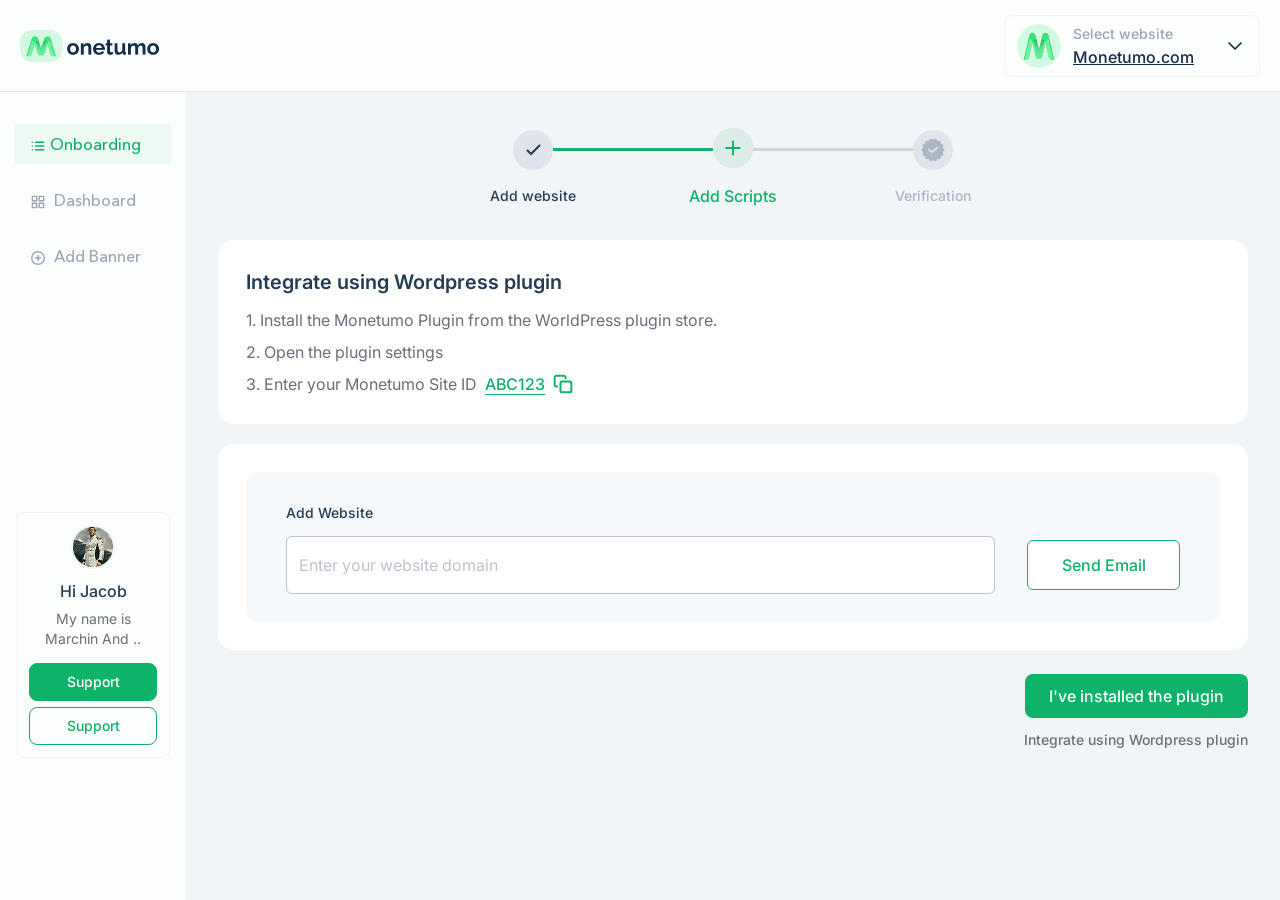
<file: src/integrate.html>
<!DOCTYPE html>
<html lang="en">
  <head>
    <meta charset="UTF-8" />
    <meta name="viewport" content="width=device-width, initial-scale=1.0" />
    <link rel="stylesheet" href="./output.css" />
    <title>Monetumo | Integrate</title>
    <!-- Favicon -->
    <link
      rel="icon"
      href="./images/fav.svg"
      sizes="16x16 32x32 48x48"
      type="image/x-icon"
    />
    <link
      rel="icon"
      href="./images/fav-16.png"
      sizes="16x16"
      type="image/png"
    />
    <link
      rel="icon"
      href="./images/fav-32.png"
      sizes="32x32"
      type="image/png"
    />
    <link
      rel="icon"
      href="./images/fav-32.png"
      sizes="192x192"
      type="image/png"
    />
    <link rel="preconnect" href="https://fonts.googleapis.com" />
    <link rel="preconnect" href="https://fonts.gstatic.com" crossorigin />
    <link
      href="https://fonts.googleapis.com/css2?family=Inter:ital,opsz,wght@0,14..32,100..900;1,14..32,100..900&display=swap"
      rel="stylesheet"
    />
    <style>
      @font-face {
        font-family: "Avenir Next Cyr Medium";
        src: url("./font/Avenir Next Cyr Medium.ttf") format("truetype");
      }
      body {
        font-family: "Inter", sans-serif;
      }
      .bg-custom-white {
        background-color: #fcfefd !important;
      }
      #profileMenu {
        z-index: 999 !important;
      }
    </style>
  </head>

  <body class="h-screen overflow-hidden bg-[#F1F5F8]">
    <!-- Header -->
    <header
      id="header"
      class="fixed top-0 left-0 right-0 h-[92px] bg-custom-white z-50 flex items-center justify-between px-5 border-b border-gray-200 transition-transform duration-300"
    >
      <div
        class="w-full flex justify-between items-center h-[76px] md:h-[92px]"
      >
        <!-- logo -->
        <div class="flex flex-row items-center gap-4">
          <button id="menuBtn" class="md:hidden">
            <svg
              xmlns="http://www.w3.org/2000/svg"
              width="24"
              height="24"
              viewBox="0 0 24 24"
              fill="none"
            >
              <path
                d="M21 12H3"
                stroke="#132D46"
                stroke-width="2"
                stroke-linecap="round"
                stroke-linejoin="round"
              />
              <path
                d="M21 6H3"
                stroke="#132D46"
                stroke-width="2"
                stroke-linecap="round"
                stroke-linejoin="round"
              />
              <path
                d="M21 18H3"
                stroke="#132D46"
                stroke-width="2"
                stroke-linecap="round"
                stroke-linejoin="round"
              />
            </svg>
          </button>

          <a href="#" class="inline-block md:hidden"
            ><img src="./images/mobile-logos.png" alt="dashboard-logo"
          /></a>
          <a href="#" class="hidden md:inline-block"
            ><img src="./images/dashboard-logo.png" alt="dashboard-logo"
          /></a>
        </div>
        <!-- dropdown -->
        <div class="relative w-64 md:inline-block hidden" id="dropdownWrapper">
          <!-- Dropdown Button -->
          <button
            id="dropdownBtn"
            class="flex items-center justify-between w-full px-3 py-2 bg-white border border-[#F1F5F8] rounded-lg text-gray-700 max-w-[256px]"
          >
            <div id="dropdownLabel" class="flex items-center justify-start">
              <div class="mr-3">
                <img
                  src="./images/profile.png"
                  class="w-[44px] h-[44px] rounded-full"
                  alt=""
                />
              </div>
              <div class="flex flex-col items-start gap-[8px]">
                <span
                  class="text-[#9EA4B4] text-sm font-medium text-start leading-none"
                  >Select website</span
                >
                <span
                  class="text-[#132D46] text-base font-medium text-start leading-none underline decoration decoration-offset-6"
                  >Monetumo.com</span
                >
              </div>
            </div>
            <svg
              id="dropdownIcon"
              class="w-6 h-6 text-gray-500 transform transition-transform duration-200"
              fill="none"
              stroke="currentColor"
              viewBox="0 0 28 28"
            >
              <path
                d="M7 10.5L14 17.5L21 10.5"
                stroke="#132D46"
                stroke-width="2"
                stroke-linecap="round"
                stroke-linejoin="round"
              />
            </svg>
          </button>

          <!-- Dropdown Menu -->
          <div
            id="dropdownMenu"
            class="absolute left-0 w-full mt-2 bg-custom-white rounded-lg shadow-lg hidden z-10"
          >
            <!-- Option -->
            <button
              class="flex items-center justify-start gap-3 rounded-t-lg w-full p-3 hover:bg-gray-100"
            >
              <div class="">
                <img
                  src="./images/profile.png"
                  class="w-[44px] h-[44px] rounded-full"
                  alt=""
                />
              </div>
              <div class="flex flex-col items-start gap-[8px]">
                <span
                  class="text-[#6A6E79] text-base font-normal text-start leading-none"
                  >Monetumo.com</span
                >
              </div>
            </button>

            <button
              class="flex items-center gap-3 w-full p-3 bg-[#9EA4B4]/10 hover:bg-[#9EA4B4]/10"
            >
              <div class="">
                <img
                  src="./images/profile.png"
                  class="w-[44px] h-[44px] rounded-full"
                  alt=""
                />
              </div>
              <div class="flex flex-col items-start gap-[8px]">
                <span
                  class="text-[#132D46] text-base font-medium text-start leading-none underline decoration decoration-offset-6"
                  >Monetumo.com</span
                >
              </div>
            </button>

            <button
              class="flex items-center gap-3 w-full p-3 hover:bg-gray-100"
            >
              <div class="">
                <img
                  src="./images/profile.png"
                  class="w-[44px] h-[44px] rounded-full"
                  alt=""
                />
              </div>
              <div class="flex flex-col items-start gap-[8px]">
                <span
                  class="text-[#6A6E79] text-base font-normal text-start leading-none"
                  >Monetumo.com</span
                >
              </div>
            </button>

            <!-- Add New -->
            <button
              class="w-full px-3 py-2 text-base text-[#ffffff] bg-[#0DB368] rounded-lg hover:bg-green-600"
            >
              + Add New
            </button>
          </div>
        </div>
        <!-- Dropdown Component -->
        <div class="relative max-w-[160px] md:hidden dropdown-wrapper">
          <!-- Dropdown Button -->
          <button
            class="flex items-end justify-end w-full placeholder:bg-white rounded-lg max-w-[160px] dropdown-btn"
          >
            <div class="flex items-center justify-start">
              <div>
                <img
                  src="./images/property-profile.png"
                  class="w-[44px] h-[44px] rounded-full"
                  alt=""
                />
              </div>
            </div>
          </button>

          <!-- Dropdown Menu -->
          <div
            class="absolute bg-custom-white right-0 w-full mt-3 bg-white rounded-lg hidden dropdown-menu shadow-sm z-10 min-w-[160px]"
          >
            <button
              class="flex items-center justify-start rounded-t-lg w-full py-3 px-4 hover:bg-[#F1F5F8]"
            >
              <span
                class="text-[#132D46] text-sm font-medium text-start leading-none"
                >Profile</span
              >
            </button>
            <button
              class="flex items-center w-full rounded-b-lg py-3 px-4 hover:bg-[#F1F5F8]"
            >
              <span
                class="text-[#132D46] text-sm font-medium text-start leading-none"
                >Setting</span
              >
            </button>
          </div>
        </div>
      </div>
    </header>
    <!-- Mobile Off-Canvas Menu -->
    <div id="mobileMenu" class="fixed inset-0 bg-custom-white hidden z-50">
      <!-- Menu Panel -->
      <div
        id="menuPanel"
        class="absolute top-0 left-0 h-screen w-full bg-white transform -translate-x-full transition-transform duration-300 flex flex-col px-4 pb-4 pt-4"
      >
        <!-- Header inside Menu Panel -->
        <div
          class="relative flex justify-between items-center h-[76px] w-full pb-4 border-b border-[#E6EFF7]/70"
        >
          <!-- Logo and Close Button -->
          <div class="flex flex-row items-center gap-4">
            <button id="closeMenu" class="w-6 h-6">
              <svg
                xmlns="http://www.w3.org/2000/svg"
                width="24"
                height="24"
                viewBox="0 0 24 24"
                fill="none"
              >
                <path
                  d="M18 6L6 18"
                  stroke="#132D46"
                  stroke-width="2"
                  stroke-linecap="round"
                  stroke-linejoin="round"
                />
                <path
                  d="M6 6L18 18"
                  stroke="#132D46"
                  stroke-width="2"
                  stroke-linecap="round"
                  stroke-linejoin="round"
                />
              </svg>
            </button>
            <a href="#" class="inline-block md:hidden">
              <img
                src="./images/mobile-logos.png"
                alt="dashboard-logo"
                class="h-8"
              />
            </a>
          </div>

          <!-- Profile Dropdown -->
          <div class="relative">
            <button id="profileBtn" class="rounded-full">
              <div>
                <img
                  src="./images/property-profile.png"
                  class="w-[44px] h-[44px] rounded-full"
                  alt=""
                />
              </div>
            </button>
            <div
              id="profileMenu"
              class="absolute right-0 mt-3 w-40 bg-custom-white rounded-lg shadow-lg hidden transition-all duration-200"
            >
              <button
                class="w-full py-3 px-4 text-sm bg-custom-white hover:bg-gray-100 rounded-t-lg text-left"
              >
                Profile
              </button>
              <button
                class="w-full py-3 px-4 text-sm bg-custom-white hover:bg-gray-100 rounded-b-lg text-left"
              >
                Settings
              </button>
            </div>
          </div>
        </div>

        <!-- Menu Links -->
        <nav class="pt-8 pb-4 h-full relative">
          <div class="flex flex-col space-y-3">
            <a
              href="#"
              class="block text-lg text-[#0DB368] hover:text-[#9EA4B4] group px-4 py-2 rounded-[4px] bg-[rgb(13_179_104_/_6%)]"
              ><svg
                xmlns="http://www.w3.org/2000/svg"
                viewBox="0 0 16 17"
                fill="none"
                class="w-4 h-4 stroke-[#0DB368] inline-block mr-[4px]"
              >
                <path
                  d="M5.3335 4.5H14.0002"
                  stroke-width="1.5"
                  stroke-linecap="round"
                  stroke-linejoin="round"
                />
                <path
                  d="M5.3335 8.5H14.0002"
                  stroke-width="1.5"
                  stroke-linecap="round"
                  stroke-linejoin="round"
                />
                <path
                  d="M5.3335 12.5H14.0002"
                  stroke-width="1.5"
                  stroke-linecap="round"
                  stroke-linejoin="round"
                />
                <path
                  d="M2 4.5H2.00667"
                  stroke-width="1.5"
                  stroke-linecap="round"
                  stroke-linejoin="round"
                />
                <path
                  d="M2 8.5H2.00667"
                  stroke-width="1.5"
                  stroke-linecap="round"
                  stroke-linejoin="round"
                />
                <path
                  d="M2 12.5H2.00667"
                  stroke-width="1.5"
                  stroke-linecap="round"
                  stroke-linejoin="round"
                /></svg
              ><span class="font-avenir">Onboarding</span></a
            >
            <a
              href="#"
              class="block text-lg text-[#9EA4B4] hover:text-[#0DB368] group px-4 py-2 rounded-[4px] hover:bg-[rgb(13_179_104_/_6%)]"
            >
              <svg
                xmlns="http://www.w3.org/2000/svg"
                viewBox="0 0 16 17"
                fill="none"
                class="w-4 h-4 stroke-[#9EA4B4] group-hover:stroke-[#0DB368] inline-block mr-[4px]"
              >
                <path
                  d="M6.66667 2.5H2V7.16667H6.66667V2.5Z"
                  stroke-width="1.5"
                  stroke-linecap="round"
                  stroke-linejoin="round"
                />
                <path
                  d="M14.0002 2.5H9.3335V7.16667H14.0002V2.5Z"
                  stroke-width="1.5"
                  stroke-linecap="round"
                  stroke-linejoin="round"
                />
                <path
                  d="M14.0002 9.83337H9.3335V14.5H14.0002V9.83337Z"
                  stroke-width="1.5"
                  stroke-linecap="round"
                  stroke-linejoin="round"
                />
                <path
                  d="M6.66667 9.83337H2V14.5H6.66667V9.83337Z"
                  stroke-width="1.5"
                  stroke-linecap="round"
                  stroke-linejoin="round"
                />
              </svg>
              <span class="font-avenir">Dashboard</span></a
            >
            <a
              href="#"
              class="block text-lg text-[#9EA4B4] hover:text-[#0DB368] group px-4 py-2 rounded-[4px] hover:bg-[rgb(13_179_104_/_6%)]"
            >
              <svg
                xmlns="http://www.w3.org/2000/svg"
                viewBox="0 0 16 17"
                fill="none"
                class="w-4 h-4 stroke-[#9EA4B4] group-hover:stroke-[#0DB368] inline-block mr-[4px]"
              >
                <path
                  d="M8.00016 15.1667C11.6821 15.1667 14.6668 12.1819 14.6668 8.50004C14.6668 4.81814 11.6821 1.83337 8.00016 1.83337C4.31826 1.83337 1.3335 4.81814 1.3335 8.50004C1.3335 12.1819 4.31826 15.1667 8.00016 15.1667Z"
                  stroke-width="1.5"
                  stroke-linecap="round"
                  stroke-linejoin="round"
                />
                <path
                  d="M8 5.83337V11.1667"
                  stroke-width="1.5"
                  stroke-linecap="round"
                  stroke-linejoin="round"
                />
                <path
                  d="M5.3335 8.5H10.6668"
                  stroke-width="1.5"
                  stroke-linecap="round"
                  stroke-linejoin="round"
                />
              </svg>
              <span class="font-avenir">Add Banner</span></a
            >
          </div>
          <div class="mt-8 absolute left-0 bottom-4 w-full">
            <div
              class="border border-[#F1F5F8] p-4 rounded-lg bg-white w-full flex flex-col items-center gap-[12px]"
            >
              <div class="flex flex-col items-center">
                <div>
                  <img src="./images/profile-picture.png" alt="rocket" />
                </div>
                <h4
                  class="text-[#243C53] text-base font-medium mt-[12px] mb-[4px]"
                >
                  Hi Jacob
                </h4>
                <p class="text-[#6A6E79] text-sm font-normal text-center">
                  My name is Marchin And ..
                </p>
              </div>
              <div class="space-y-[6px] text-center w-full">
                <a
                  href="#"
                  class="bg-[#0DB368] text-[#ffffff] font-medium text-sm text-white rounded-lg py-2 w-full text-center block border border-[#0DB368]"
                >
                  Support
                </a>
                <a
                  href="#"
                  class="bg-white text-[#0DB368] font-medium text-sm text-white rounded-lg py-2 w-full text-center block border border-[#0DB368]"
                >
                  Support
                </a>
              </div>
            </div>
          </div>
        </nav>
      </div>
    </div>

    <!-- main -->
    <div class="flex pt-[92px] h-full">
      <!-- Sidebar -->
      <aside
        class="hidden md:block w-[186px] fixed top-[76px] md:top-[92px] left-0 h-[calc(100vh-76px)] md:h-[calc(100vh-92px)] bg-custom-white overflow-y-auto z-10"
      >
        <nav class="px-[14px] py-[32px] h-full relative">
          <div class="flex flex-col space-y-4">
            <a
              href="#"
              class="block text-base text-[#0DB368] hover:text-[#0DB368] group px-4 py-2 rounded-[4px] bg-[rgb(13_179_104_/_6%)]"
              ><svg
                xmlns="http://www.w3.org/2000/svg"
                viewBox="0 0 16 17"
                fill="none"
                class="w-4 h-4 stroke-[#0DB368] inline-block mr-[4px]"
              >
                <path
                  d="M5.3335 4.5H14.0002"
                  stroke-width="1.5"
                  stroke-linecap="round"
                  stroke-linejoin="round"
                />
                <path
                  d="M5.3335 8.5H14.0002"
                  stroke-width="1.5"
                  stroke-linecap="round"
                  stroke-linejoin="round"
                />
                <path
                  d="M5.3335 12.5H14.0002"
                  stroke-width="1.5"
                  stroke-linecap="round"
                  stroke-linejoin="round"
                />
                <path
                  d="M2 4.5H2.00667"
                  stroke-width="1.5"
                  stroke-linecap="round"
                  stroke-linejoin="round"
                />
                <path
                  d="M2 8.5H2.00667"
                  stroke-width="1.5"
                  stroke-linecap="round"
                  stroke-linejoin="round"
                />
                <path
                  d="M2 12.5H2.00667"
                  stroke-width="1.5"
                  stroke-linecap="round"
                  stroke-linejoin="round"
                /></svg
              ><span class="font-avenir">Onboarding</span></a
            >
            <a
              href="#"
              class="block text-base text-[#9EA4B4] hover:text-[#0DB368] group px-4 py-2 rounded-[4px] hover:bg-[rgb(13_179_104_/_6%)]"
            >
              <svg
                xmlns="http://www.w3.org/2000/svg"
                viewBox="0 0 16 17"
                fill="none"
                class="w-4 h-4 stroke-[#9EA4B4] group-hover:stroke-[#0DB368] inline-block mr-[4px]"
              >
                <path
                  d="M6.66667 2.5H2V7.16667H6.66667V2.5Z"
                  stroke-width="1.5"
                  stroke-linecap="round"
                  stroke-linejoin="round"
                />
                <path
                  d="M14.0002 2.5H9.3335V7.16667H14.0002V2.5Z"
                  stroke-width="1.5"
                  stroke-linecap="round"
                  stroke-linejoin="round"
                />
                <path
                  d="M14.0002 9.83337H9.3335V14.5H14.0002V9.83337Z"
                  stroke-width="1.5"
                  stroke-linecap="round"
                  stroke-linejoin="round"
                />
                <path
                  d="M6.66667 9.83337H2V14.5H6.66667V9.83337Z"
                  stroke-width="1.5"
                  stroke-linecap="round"
                  stroke-linejoin="round"
                />
              </svg>
              <span class="font-avenir">Dashboard</span></a
            >
            <a
              href="#"
              class="block text-base text-[#9EA4B4] hover:text-[#0DB368] group px-4 py-2 rounded-[4px] hover:bg-[rgb(13_179_104_/_6%)]"
            >
              <svg
                xmlns="http://www.w3.org/2000/svg"
                viewBox="0 0 16 17"
                fill="none"
                class="w-4 h-4 stroke-[#9EA4B4] group-hover:stroke-[#0DB368] inline-block mr-[4px]"
              >
                <path
                  d="M8.00016 15.1667C11.6821 15.1667 14.6668 12.1819 14.6668 8.50004C14.6668 4.81814 11.6821 1.83337 8.00016 1.83337C4.31826 1.83337 1.3335 4.81814 1.3335 8.50004C1.3335 12.1819 4.31826 15.1667 8.00016 15.1667Z"
                  stroke-width="1.5"
                  stroke-linecap="round"
                  stroke-linejoin="round"
                />
                <path
                  d="M8 5.83337V11.1667"
                  stroke-width="1.5"
                  stroke-linecap="round"
                  stroke-linejoin="round"
                />
                <path
                  d="M5.3335 8.5H10.6668"
                  stroke-width="1.5"
                  stroke-linecap="round"
                  stroke-linejoin="round"
                />
              </svg>
              <span class="font-avenir">Add Banner</span></a
            >
          </div>
          <div class="mt-8 absolute left-0 bottom-[142px] w-full px-4">
            <div
              class="border border-[#F1F5F8] p-3 rounded-lg bg-white w-full flex flex-col items-center gap-[14px]"
            >
              <div class="flex flex-col items-center">
                <div>
                  <img src="./images/profile-picture.png" alt="rocket" />
                </div>
                <h4
                  class="text-[#243C53] text-base font-medium mt-[10px] mb-[6px]"
                >
                  Hi Jacob
                </h4>
                <p class="text-[#6A6E79] text-sm font-normal text-center">
                  My name is Marchin And ..
                </p>
              </div>
              <div class="space-y-[6px] text-center w-full">
                <a
                  href="#"
                  class="bg-[#0DB368] text-[#ffffff] font-medium text-sm text-white rounded-lg py-2 w-full text-center block border border-[#0DB368]"
                >
                  Support
                </a>
                <a
                  href="#"
                  class="bg-white text-[#0DB368] font-medium text-sm text-white rounded-lg py-2 w-full text-center block border border-[#0DB368]"
                >
                  Support
                </a>
              </div>
            </div>
          </div>
        </nav>
      </aside>

      <!-- Main content -->
      <main
        class="flex-1 ml-0 md:ml-[186px] overflow-y-auto h-[calc(100vh-76px)] md:h-[calc(100vh-92px)] px-4 py-5 md:px-[32px] md:py-[36px]"
      >
        <section class="w-full">
          <div
            class="relative mb-6 md:mb-[32px] flex items-center justify-between max-w-[600px] mx-auto"
          >
            <!-- horizontal line -->
            <div
              class="absolute top-[25%] left-[20%] right-[20%] h-[2px] md:h-[3px] bg-[#0DB368] -z-9"
            ></div>
            <div
              class="absolute top-[25%] left-[50%] right-[20%] h-[2px] md:h-[3px] bg-[#CFD6DC] z-10"
            ></div>

            <!-- 1 -->
            <div
              class="flex flex-col items-center gap-3 md:gap-4 w-1/3 md:min-w-[200px]"
            >
              <div
                class="bg-[rgba(158_164_180/_0.20)] min-w-8 min-h-8 md:min-h-10 rounded-full md:min-w-10 z-10 flex justify-center items-center"
              >
                <svg
                  xmlns="http://www.w3.org/2000/svg"
                  width="15"
                  height="12"
                  viewBox="0 0 15 12"
                  fill="none"
                >
                  <path
                    d="M4.99997 8.58603L1.70697 5.29303L0.292969 6.70703L4.99997 11.414L14.707 1.70703L13.293 0.29303L4.99997 8.58603Z"
                    fill="#243C53"
                  />
                </svg>
              </div>
              <span class="text-sm text-[#243C53] font-medium"
                >Add website</span
              >
            </div>

            <!-- 2 -->
            <div
              class="flex flex-col items-center gap-3 md:gap-4 w-1/3 md:min-w-[200px]"
            >
              <div
                class="bg-[rgba(158_164_180/_0.20)] min-w-8 min-h-8 md:min-h-10 md:min-w-10 rounded-full z-10 flex justify-center items-center"
              >
                <img
                  src="./images/plus-success.png"
                  alt=""
                  class="w-8 h-8 md:h-10 md:w-10"
                />
              </div>
              <span class="text-sm md:text-base text-[#0DB368] font-medium"
                >Add Scripts</span
              >
            </div>

            <!-- 3 -->
            <div
              class="flex flex-col items-center gap-3 md:gap-4 w-1/3 md:min-w-[200px]"
            >
              <div
                class="bg-[rgba(158_164_180/_0.20)] min-w-8 min-h-8 md:min-h-10 rounded-full md:min-w-10 z-10 flex justify-center items-center"
              >
                <svg
                  xmlns="http://www.w3.org/2000/svg"
                  width="24"
                  height="24"
                  viewBox="0 0 24 24"
                  fill="none"
                >
                  <path
                    fill-rule="evenodd"
                    clip-rule="evenodd"
                    d="M15.3505 1.36517C15.4066 1.43778 15.4555 1.51567 15.4966 1.59774L15.6621 1.92854C16.0186 2.64105 16.8114 3.02283 17.5907 2.85731L17.9525 2.78046C18.718 2.61788 19.4704 3.10663 19.6329 3.87211C19.652 3.96188 19.6623 4.05329 19.6637 4.14506L19.6693 4.51491C19.6813 5.31153 20.23 5.99947 21.0039 6.18848L21.3633 6.27624C22.1235 6.46189 22.5892 7.22866 22.4036 7.98888C22.3818 8.07803 22.3514 8.16486 22.3129 8.24814L22.1574 8.58379C21.8227 9.30675 22.0185 10.1646 22.6338 10.6707L22.9194 10.9057C23.5238 11.4028 23.6108 12.2957 23.1137 12.9001C23.0554 12.971 22.9903 13.036 22.9194 13.0943L22.6338 13.3293C22.0185 13.8354 21.8227 14.6932 22.1574 15.4162L22.3129 15.7519C22.6417 16.462 22.3326 17.3042 21.6225 17.633C21.5392 17.6716 21.4524 17.702 21.3633 17.7238L21.0039 17.8115C20.23 18.0005 19.6813 18.6885 19.6693 19.4851L19.6637 19.8549C19.6519 20.6374 19.008 21.2621 18.2255 21.2503C18.1337 21.2489 18.0423 21.2386 17.9525 21.2195L17.5907 21.1427C16.8114 20.9772 16.0186 21.359 15.6621 22.0715L15.4966 22.4023C15.1465 23.1021 14.2953 23.3856 13.5954 23.0354C13.5133 22.9943 13.4354 22.9454 13.3628 22.8893L13.0702 22.6631C12.4399 22.1758 11.5599 22.1758 10.9296 22.6631L10.637 22.8893C10.0178 23.3679 9.12793 23.254 8.64932 22.6348C8.59319 22.5622 8.54425 22.4843 8.50319 22.4023L8.33768 22.0715C7.98118 21.359 7.18841 20.9772 6.40908 21.1427L6.04725 21.2195C5.28177 21.3821 4.52943 20.8934 4.36686 20.1279C4.34779 20.0381 4.33749 19.9467 4.3361 19.8549L4.33051 19.4851C4.31846 18.6885 3.76985 18.0005 2.99587 17.8115L2.63654 17.7238C1.87633 17.5381 1.41055 16.7713 1.59621 16.0111C1.61798 15.922 1.64836 15.8351 1.68693 15.7519L1.84236 15.4162C2.17715 14.6932 1.98135 13.8354 1.36603 13.3293L1.08036 13.0943C0.475981 12.5972 0.389024 11.7043 0.886134 11.0999C0.944433 11.029 1.00948 10.964 1.08036 10.9057L1.36603 10.6707C1.98135 10.1646 2.17715 9.30675 1.84236 8.58379L1.68693 8.24814C1.35809 7.53803 1.66717 6.69579 2.37728 6.36696C2.46056 6.32839 2.54739 6.29801 2.63654 6.27624L2.99587 6.18848C3.76985 5.99947 4.31846 5.31153 4.33051 4.51491L4.3361 4.14506C4.34794 3.36259 4.99184 2.73787 5.77431 2.74971C5.86607 2.75109 5.95748 2.76139 6.04725 2.78046L6.40908 2.85731C7.18841 3.02283 7.98118 2.64105 8.33768 1.92854L8.50319 1.59774C8.85335 0.897901 9.70454 0.614428 10.4044 0.964588C10.4865 1.00565 10.5644 1.05459 10.637 1.11072L10.9296 1.33695C11.5599 1.82422 12.4399 1.82422 13.0702 1.33695L13.3628 1.11072C13.982 0.632117 14.8719 0.746035 15.3505 1.36517ZM16.6323 9.05247C16.2834 8.74034 15.7534 8.74821 15.4139 9.07057L11.7345 12.5645C11.3332 12.9456 10.705 12.9497 10.2987 12.574L8.75804 11.1494C8.37289 10.7933 7.77415 10.8088 7.40794 11.1844C7.39063 11.2021 7.3741 11.2206 7.35838 11.2398C7.05553 11.6091 7.10943 12.154 7.47877 12.4569L9.98093 14.5086C10.6696 15.0732 11.6725 15.0307 12.3108 14.4097L16.656 10.1827C16.6688 10.1703 16.6812 10.1574 16.6931 10.144C16.9777 9.82584 16.9505 9.33713 16.6323 9.05247Z"
                    fill="#ABB7C2"
                  />
                </svg>
              </div>
              <span class="text-sm text-[#ABB7C2] font-medium"
                >Verification</span
              >
            </div>
          </div>

          <!-- card 1 -->
          <div class="w-full bg-[#ffffff] rounded-2xl p-4 md:p-[28px]">
            <div
              class="w-full mx-auto flex flex-col items-center justify-center gap-5 md:gap-8"
            >
              <div class="w-full text-start space-y-3">
                <h1 class="text-lg md:text-xl font-semibold text-[#243C53]">
                  Integrate using Wordpress plugin
                </h1>
                <ul
                  class="flex flex-col gap-2 text-[#6A6E79] font-normal text-sm md:text-base"
                >
                  <li>
                    <h5>
                      1. Install the Monetumo Plugin from the WorldPress plugin
                      store.
                    </h5>
                  </li>
                  <li><h5>2. Open the plugin settings</h5></li>
                  <li class="flex flex-row items-center gap-2">
                    <h5>3. Enter your Monetumo Site ID</h5>
                    <button
                      class="copy-btn flex items-center gap-2 text-[#0DB368]"
                    >
                      <span
                        class="copy-text font-medium underline underline-offset-4"
                        >ABC123</span
                      >
                      <svg
                        xmlns="http://www.w3.org/2000/svg"
                        width="20"
                        height="20"
                        viewBox="0 0 20 20"
                        fill="none"
                      >
                        <g clip-path="url(#clip0_766_1659)">
                          <path
                            d="M16.6667 7.5H9.16667C8.24619 7.5 7.5 8.24619 7.5 9.16667V16.6667C7.5 17.5871 8.24619 18.3333 9.16667 18.3333H16.6667C17.5871 18.3333 18.3333 17.5871 18.3333 16.6667V9.16667C18.3333 8.24619 17.5871 7.5 16.6667 7.5Z"
                            stroke="#0DB368"
                            stroke-width="2"
                            stroke-linecap="round"
                            stroke-linejoin="round"
                          />
                          <path
                            d="M4.16699 12.5H3.33366C2.89163 12.5 2.46771 12.3244 2.15515 12.0118C1.84259 11.6992 1.66699 11.2753 1.66699 10.8333V3.33329C1.66699 2.89127 1.84259 2.46734 2.15515 2.15478C2.46771 1.84222 2.89163 1.66663 3.33366 1.66663H10.8337C11.2757 1.66663 11.6996 1.84222 12.0122 2.15478C12.3247 2.46734 12.5003 2.89127 12.5003 3.33329V4.16663"
                            stroke="#0DB368"
                            stroke-width="2"
                            stroke-linecap="round"
                            stroke-linejoin="round"
                          />
                        </g>
                        <defs>
                          <clipPath id="clip0_766_1659">
                            <rect width="20" height="20" fill="white" />
                          </clipPath>
                        </defs>
                      </svg>
                    </button>
                  </li>
                </ul>
              </div>
            </div>
          </div>
          <!-- card 2 -->
          <div class="w-full bg-[#ffffff] rounded-2xl p-4 md:p-[28px] mt-5">
            <div
              class="w-full mx-auto flex flex-col items-center justify-center gap-5 md:gap-8"
            >
              <div
                class="w-full p-5 md:px-10 md:py-[28px] bg-[rgba(230_239_247/_0.40)] rounded-xl"
              >
                <div class="text-start space-y-[12px] w-full">
                  <label
                    for="websiteDomain"
                    class="text-sm text-[#243C53] font-medium"
                  >
                    Add Website
                  </label>

                  <div
                    class="flex flex-col md:flex-row items-center md:justify-center gap-6 md:gap-8 w-full max-w-full mx-auto"
                  >
                    <input
                      type="text"
                      id="websiteDomain"
                      placeholder="Enter your website domain"
                      class="flex-1 rounded-md px-3 py-4 text-base text-[#243C53] border border-[#BEC2CC] placeholder:text-[#BEC2CC] focus:outline-none focus:ring-2 focus:ring-[#0DB368] focus:border-transparent flex-1 w-full max-w-full"
                    />
                    <button
                      type="button"
                      class="bg-[#ffffff] text-[#0DB368] py-3 md:mb-1 rounded-md text-base font-medium hover:bg-[#0ba65e] hover:text-[#ffffff] border border-[#0DB368] transition w-[153px] flex justify-center items-center self-end"
                    >
                      Send Email
                    </button>
                  </div>
                </div>
              </div>
            </div>
          </div>
          <!-- Content -->
          <div
            class="flex flex-col items-center md:items-end space-y-3 w-full mt-6"
          >
            <button
              class="bg-[#0DB368] hover:bg-green-600 text-[#ffffff] px-6 py-[10px] text-base font-medium rounded-lg w-full md:w-auto"
            >
              I've installed the plugin
            </button>
            <p class="text-[#6A6E79] font-medium text-sm">
              Integrate using Wordpress plugin
            </p>
          </div>
        </section>
      </main>
    </div>
    <!-- Toast -->
    <div
      id="toast"
      class="fixed bottom-5 right-5 bg-white shadow-lg rounded-lg px-4 py-2 text-sm text-[#243C53] opacity-0 pointer-events-none transition-opacity duration-300"
    ></div>
    <!-- js -->

    <script>
      const dropdownBtn = document.getElementById("dropdownBtn");
      const dropdownMenu = document.getElementById("dropdownMenu");
      const dropdownIcon = document.getElementById("dropdownIcon");

      dropdownBtn.addEventListener("click", () => {
        dropdownMenu.classList.toggle("hidden");
        dropdownIcon.classList.toggle("rotate-180");
      });

      // Optional: close when clicking outside
      document.addEventListener("click", (e) => {
        if (
          !dropdownBtn.contains(e.target) &&
          !dropdownMenu.contains(e.target)
        ) {
          dropdownMenu.classList.add("hidden");
          dropdownIcon.classList.remove("rotate-180");
        }
      });

      // Find all dropdown wrappers
      document.querySelectorAll(".dropdown-wrapper").forEach((wrapper) => {
        const btn = wrapper.querySelector(".dropdown-btn");
        const menu = wrapper.querySelector(".dropdown-menu");
        const icon = wrapper.querySelector(".dropdown-icon");

        btn.addEventListener("click", (e) => {
          e.stopPropagation(); // Prevent closing immediately
          menu.classList.toggle("hidden");
          icon.classList.toggle("rotate-180");
        });

        // Close when clicking outside
        document.addEventListener("click", (e) => {
          if (!wrapper.contains(e.target)) {
            menu.classList.add("hidden");
            icon.classList.remove("rotate-180");
          }
        });
      });

      // Off-Canvas Menu
      const menuBtn = document.getElementById("menuBtn");
      const closeMenu = document.getElementById("closeMenu");
      const mobileMenu = document.getElementById("mobileMenu");
      const menuPanel = document.getElementById("menuPanel");
      const header = document.getElementById("header");

      // Open menu
      menuBtn.addEventListener("click", () => {
        mobileMenu.classList.remove("hidden");
        menuPanel.classList.remove("-translate-x-full");
        menuPanel.classList.add("translate-x-0");
        header.classList.add("-translate-y-full"); // hide header
      });

      // Close menu function
      const close = () => {
        menuPanel.classList.remove("translate-x-0");
        menuPanel.classList.add("-translate-x-full");
        header.classList.remove("-translate-y-full"); // show header
        setTimeout(() => mobileMenu.classList.add("hidden"), 300);
      };

      closeMenu.addEventListener("click", close);
      mobileMenu.addEventListener("click", (e) => {
        if (e.target === mobileMenu) close();
      });

      // Profile Dropdown
      const profileBtn = document.getElementById("profileBtn");
      const profileMenu = document.getElementById("profileMenu");

      profileBtn.addEventListener("click", (e) => {
        e.stopPropagation(); // prevent closing menu
        profileMenu.classList.toggle("hidden");
      });

      // Close dropdown when clicking outside
      document.addEventListener("click", (e) => {
        if (!profileBtn.contains(e.target) && !profileMenu.contains(e.target)) {
          profileMenu.classList.add("hidden");
        }
      });
    </script>
    <script>
      function showToast(message, type = "success") {
        let icon = "";

        if (type === "success") {
          icon = `
<svg xmlns="http://www.w3.org/2000/svg" width="15" height="12" viewBox="0 0 15 12" fill="none">
  <path d="M4.99997 8.58603L1.70697 5.29303L0.292969 6.70703L4.99997 11.414L14.707 1.70703L13.293 0.29303L4.99997 8.58603Z" fill="#0DB368"/>
</svg>
    `;
        } else if (type === "error") {
          icon = `
      <svg xmlns="http://www.w3.org/2000/svg" width="20" height="20" viewBox="0 0 24 24" fill="none" stroke="white" stroke-width="2" stroke-linecap="round" stroke-linejoin="round">
        <line x1="18" y1="6" x2="6" y2="18"/>
        <line x1="6" y1="6" x2="18" y2="18"/>
      </svg>
    `;
        }

        toast.innerHTML = `<div class="flex items-center gap-2">${icon}<span>${message}</span></div>`;
        toast.classList.remove("opacity-0", "pointer-events-none");
        toast.classList.add("opacity-100");

        setTimeout(() => {
          toast.classList.remove("opacity-100");
          toast.classList.add("opacity-0", "pointer-events-none");
        }, 2000);
      }

      // Usage
      document.querySelectorAll(".copy-btn").forEach((btn) => {
        btn.addEventListener("click", () => {
          const text = btn.querySelector(".copy-text").textContent;
          navigator.clipboard
            .writeText(text)
            .then(() => {
              showToast(`"${text}" copied!`, "success");
            })
            .catch(() => {
              showToast("Failed to copy!", "error");
            });
        });
      });
    </script>
  </body>
</html>
</file>
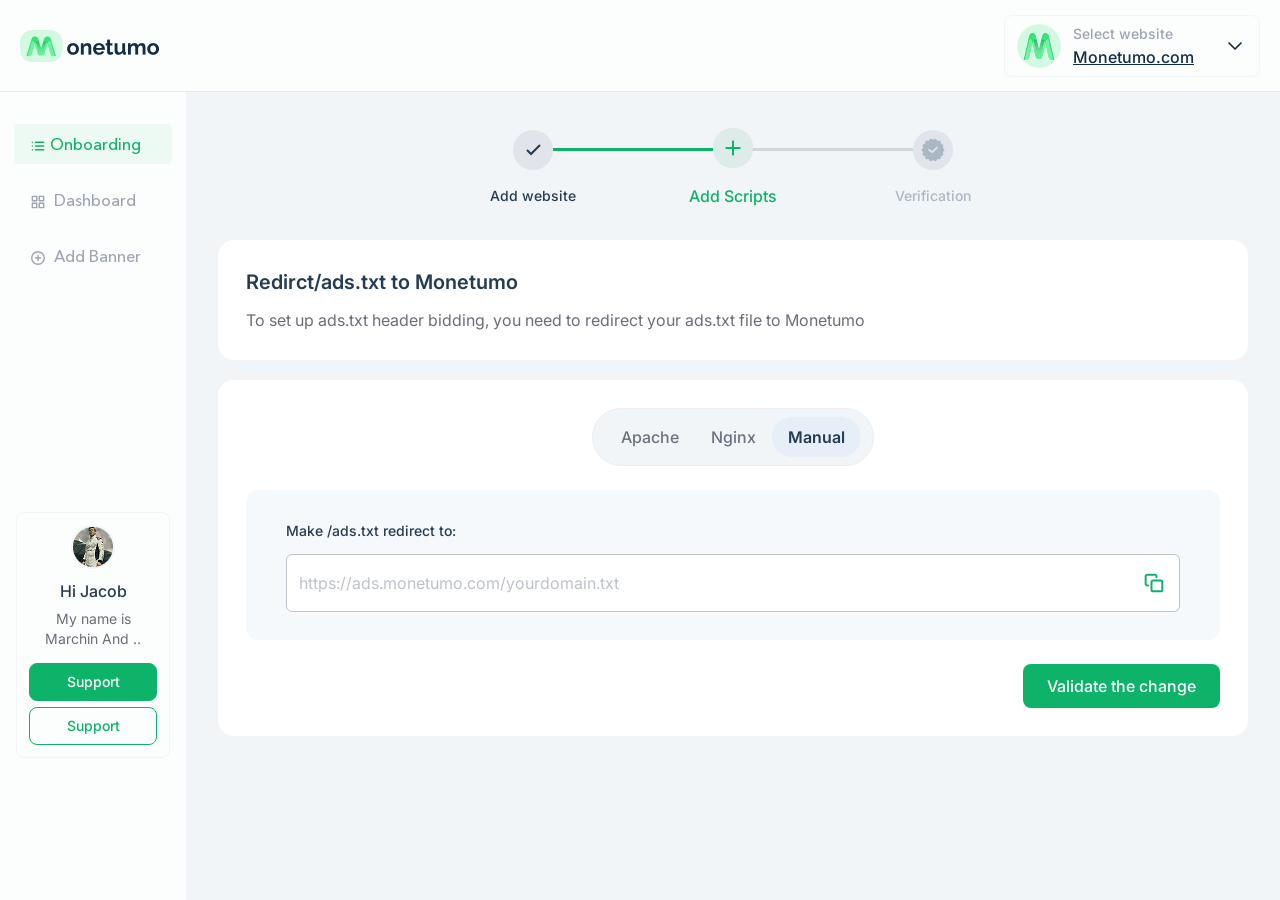
<file: src/script-validate.html>
<!DOCTYPE html>
<html lang="en">
  <head>
    <meta charset="UTF-8" />
    <meta name="viewport" content="width=device-width, initial-scale=1.0" />
    <link rel="stylesheet" href="./output.css" />
    <title>Monetumo | Validate</title>
    <!-- Favicon -->
    <link
      rel="icon"
      href="./images/fav.svg"
      sizes="16x16 32x32 48x48"
      type="image/x-icon"
    />
    <link
      rel="icon"
      href="./images/fav-16.png"
      sizes="16x16"
      type="image/png"
    />
    <link
      rel="icon"
      href="./images/fav-32.png"
      sizes="32x32"
      type="image/png"
    />
    <link
      rel="icon"
      href="./images/fav-32.png"
      sizes="192x192"
      type="image/png"
    />
    <link rel="preconnect" href="https://fonts.googleapis.com" />
    <link rel="preconnect" href="https://fonts.gstatic.com" crossorigin />
    <link
      href="https://fonts.googleapis.com/css2?family=Inter:ital,opsz,wght@0,14..32,100..900;1,14..32,100..900&display=swap"
      rel="stylesheet"
    />
    <style>
      @font-face {
        font-family: "Avenir Next Cyr Medium";
        src: url("./font/Avenir Next Cyr Medium.ttf") format("truetype");
      }
      body {
        font-family: "Inter", sans-serif;
      }
      .bg-custom-white {
        background-color: #fcfefd !important;
      }
      #profileMenu {
        z-index: 999 !important;
      }
    </style>
  </head>

  <body class="h-screen overflow-hidden bg-[#F1F5F8]">
    <!-- Header -->
    <header
      id="header"
      class="fixed top-0 left-0 right-0 h-[92px] bg-custom-white z-50 flex items-center justify-between px-5 border-b border-gray-200 transition-transform duration-300"
    >
      <div
        class="w-full flex justify-between items-center h-[76px] md:h-[92px]"
      >
        <!-- logo -->
        <div class="flex flex-row items-center gap-4">
          <button id="menuBtn" class="md:hidden">
            <svg
              xmlns="http://www.w3.org/2000/svg"
              width="24"
              height="24"
              viewBox="0 0 24 24"
              fill="none"
            >
              <path
                d="M21 12H3"
                stroke="#132D46"
                stroke-width="2"
                stroke-linecap="round"
                stroke-linejoin="round"
              />
              <path
                d="M21 6H3"
                stroke="#132D46"
                stroke-width="2"
                stroke-linecap="round"
                stroke-linejoin="round"
              />
              <path
                d="M21 18H3"
                stroke="#132D46"
                stroke-width="2"
                stroke-linecap="round"
                stroke-linejoin="round"
              />
            </svg>
          </button>

          <a href="#" class="inline-block md:hidden"
            ><img src="./images/mobile-logos.png" alt="dashboard-logo"
          /></a>
          <a href="#" class="hidden md:inline-block"
            ><img src="./images/dashboard-logo.png" alt="dashboard-logo"
          /></a>
        </div>
        <!-- dropdown -->
        <div class="relative w-64 md:inline-block hidden" id="dropdownWrapper">
          <!-- Dropdown Button -->
          <button
            id="dropdownBtn"
            class="flex items-center justify-between w-full px-3 py-2 bg-white border border-[#F1F5F8] rounded-lg text-gray-700 max-w-[256px]"
          >
            <div id="dropdownLabel" class="flex items-center justify-start">
              <div class="mr-3">
                <img
                  src="./images/profile.png"
                  class="w-[44px] h-[44px] rounded-full"
                  alt=""
                />
              </div>
              <div class="flex flex-col items-start gap-[8px]">
                <span
                  class="text-[#9EA4B4] text-sm font-medium text-start leading-none"
                  >Select website</span
                >
                <span
                  class="text-[#132D46] text-base font-medium text-start leading-none underline decoration decoration-offset-6"
                  >Monetumo.com</span
                >
              </div>
            </div>
            <svg
              id="dropdownIcon"
              class="w-6 h-6 text-gray-500 transform transition-transform duration-200"
              fill="none"
              stroke="currentColor"
              viewBox="0 0 28 28"
            >
              <path
                d="M7 10.5L14 17.5L21 10.5"
                stroke="#132D46"
                stroke-width="2"
                stroke-linecap="round"
                stroke-linejoin="round"
              />
            </svg>
          </button>

          <!-- Dropdown Menu -->
          <div
            id="dropdownMenu"
            class="absolute left-0 w-full mt-2 bg-custom-white rounded-lg shadow-lg hidden z-10"
          >
            <!-- Option -->
            <button
              class="flex items-center justify-start gap-3 rounded-t-lg w-full p-3 hover:bg-gray-100"
            >
              <div class="">
                <img
                  src="./images/profile.png"
                  class="w-[44px] h-[44px] rounded-full"
                  alt=""
                />
              </div>
              <div class="flex flex-col items-start gap-[8px]">
                <span
                  class="text-[#6A6E79] text-base font-normal text-start leading-none"
                  >Monetumo.com</span
                >
              </div>
            </button>

            <button
              class="flex items-center gap-3 w-full p-3 bg-[#9EA4B4]/10 hover:bg-[#9EA4B4]/10"
            >
              <div class="">
                <img
                  src="./images/profile.png"
                  class="w-[44px] h-[44px] rounded-full"
                  alt=""
                />
              </div>
              <div class="flex flex-col items-start gap-[8px]">
                <span
                  class="text-[#132D46] text-base font-medium text-start leading-none underline decoration decoration-offset-6"
                  >Monetumo.com</span
                >
              </div>
            </button>

            <button
              class="flex items-center gap-3 w-full p-3 hover:bg-gray-100"
            >
              <div class="">
                <img
                  src="./images/profile.png"
                  class="w-[44px] h-[44px] rounded-full"
                  alt=""
                />
              </div>
              <div class="flex flex-col items-start gap-[8px]">
                <span
                  class="text-[#6A6E79] text-base font-normal text-start leading-none"
                  >Monetumo.com</span
                >
              </div>
            </button>

            <!-- Add New -->
            <button
              class="w-full px-3 py-2 text-base text-[#ffffff] bg-[#0DB368] rounded-lg hover:bg-green-600"
            >
              + Add New
            </button>
          </div>
        </div>
        <!-- Dropdown Component -->
        <div class="relative max-w-[160px] md:hidden dropdown-wrapper">
          <!-- Dropdown Button -->
          <button
            class="flex items-end justify-end w-full placeholder:bg-white rounded-lg max-w-[160px] dropdown-btn"
          >
            <div class="flex items-center justify-start">
              <div>
                <img
                  src="./images/property-profile.png"
                  class="w-[44px] h-[44px] rounded-full"
                  alt=""
                />
              </div>
            </div>
          </button>

          <!-- Dropdown Menu -->
          <div
            class="absolute bg-custom-white right-0 w-full mt-3 bg-white rounded-lg hidden dropdown-menu shadow-sm z-10 min-w-[160px]"
          >
            <button
              class="flex items-center justify-start rounded-t-lg w-full py-3 px-4 hover:bg-[#F1F5F8]"
            >
              <span
                class="text-[#132D46] text-sm font-medium text-start leading-none"
                >Profile</span
              >
            </button>
            <button
              class="flex items-center w-full rounded-b-lg py-3 px-4 hover:bg-[#F1F5F8]"
            >
              <span
                class="text-[#132D46] text-sm font-medium text-start leading-none"
                >Setting</span
              >
            </button>
          </div>
        </div>
      </div>
    </header>
    <!-- Mobile Off-Canvas Menu -->
    <div id="mobileMenu" class="fixed inset-0 bg-custom-white hidden z-50">
      <!-- Menu Panel -->
      <div
        id="menuPanel"
        class="absolute top-0 left-0 h-screen w-full bg-white transform -translate-x-full transition-transform duration-300 flex flex-col px-4 pb-4 pt-4"
      >
        <!-- Header inside Menu Panel -->
        <div
          class="relative flex justify-between items-center h-[76px] w-full pb-4 border-b border-[#E6EFF7]/70"
        >
          <!-- Logo and Close Button -->
          <div class="flex flex-row items-center gap-4">
            <button id="closeMenu" class="w-6 h-6">
              <svg
                xmlns="http://www.w3.org/2000/svg"
                width="24"
                height="24"
                viewBox="0 0 24 24"
                fill="none"
              >
                <path
                  d="M18 6L6 18"
                  stroke="#132D46"
                  stroke-width="2"
                  stroke-linecap="round"
                  stroke-linejoin="round"
                />
                <path
                  d="M6 6L18 18"
                  stroke="#132D46"
                  stroke-width="2"
                  stroke-linecap="round"
                  stroke-linejoin="round"
                />
              </svg>
            </button>
            <a href="#" class="inline-block md:hidden">
              <img
                src="./images/mobile-logos.png"
                alt="dashboard-logo"
                class="h-8"
              />
            </a>
          </div>

          <!-- Profile Dropdown -->
          <div class="relative">
            <button id="profileBtn" class="rounded-full">
              <div>
                <img
                  src="./images/property-profile.png"
                  class="w-[44px] h-[44px] rounded-full"
                  alt=""
                />
              </div>
            </button>
            <div
              id="profileMenu"
              class="absolute right-0 mt-3 w-40 bg-custom-white rounded-lg shadow-lg hidden transition-all duration-200"
            >
              <button
                class="w-full py-3 px-4 text-sm bg-custom-white hover:bg-gray-100 rounded-t-lg text-left"
              >
                Profile
              </button>
              <button
                class="w-full py-3 px-4 text-sm bg-custom-white hover:bg-gray-100 rounded-b-lg text-left"
              >
                Settings
              </button>
            </div>
          </div>
        </div>

        <!-- Menu Links -->
        <nav class="pt-8 pb-4 h-full relative">
          <div class="flex flex-col space-y-3">
            <a
              href="#"
              class="block text-lg text-[#0DB368] hover:text-[#9EA4B4] group px-4 py-2 rounded-[4px] bg-[rgb(13_179_104_/_6%)]"
              ><svg
                xmlns="http://www.w3.org/2000/svg"
                viewBox="0 0 16 17"
                fill="none"
                class="w-4 h-4 stroke-[#0DB368] inline-block mr-[4px]"
              >
                <path
                  d="M5.3335 4.5H14.0002"
                  stroke-width="1.5"
                  stroke-linecap="round"
                  stroke-linejoin="round"
                />
                <path
                  d="M5.3335 8.5H14.0002"
                  stroke-width="1.5"
                  stroke-linecap="round"
                  stroke-linejoin="round"
                />
                <path
                  d="M5.3335 12.5H14.0002"
                  stroke-width="1.5"
                  stroke-linecap="round"
                  stroke-linejoin="round"
                />
                <path
                  d="M2 4.5H2.00667"
                  stroke-width="1.5"
                  stroke-linecap="round"
                  stroke-linejoin="round"
                />
                <path
                  d="M2 8.5H2.00667"
                  stroke-width="1.5"
                  stroke-linecap="round"
                  stroke-linejoin="round"
                />
                <path
                  d="M2 12.5H2.00667"
                  stroke-width="1.5"
                  stroke-linecap="round"
                  stroke-linejoin="round"
                /></svg
              ><span class="font-avenir">Onboarding</span></a
            >
            <a
              href="#"
              class="block text-lg text-[#9EA4B4] hover:text-[#0DB368] group px-4 py-2 rounded-[4px] hover:bg-[rgb(13_179_104_/_6%)]"
            >
              <svg
                xmlns="http://www.w3.org/2000/svg"
                viewBox="0 0 16 17"
                fill="none"
                class="w-4 h-4 stroke-[#9EA4B4] group-hover:stroke-[#0DB368] inline-block mr-[4px]"
              >
                <path
                  d="M6.66667 2.5H2V7.16667H6.66667V2.5Z"
                  stroke-width="1.5"
                  stroke-linecap="round"
                  stroke-linejoin="round"
                />
                <path
                  d="M14.0002 2.5H9.3335V7.16667H14.0002V2.5Z"
                  stroke-width="1.5"
                  stroke-linecap="round"
                  stroke-linejoin="round"
                />
                <path
                  d="M14.0002 9.83337H9.3335V14.5H14.0002V9.83337Z"
                  stroke-width="1.5"
                  stroke-linecap="round"
                  stroke-linejoin="round"
                />
                <path
                  d="M6.66667 9.83337H2V14.5H6.66667V9.83337Z"
                  stroke-width="1.5"
                  stroke-linecap="round"
                  stroke-linejoin="round"
                />
              </svg>
              <span class="font-avenir">Dashboard</span></a
            >
            <a
              href="#"
              class="block text-lg text-[#9EA4B4] hover:text-[#0DB368] group px-4 py-2 rounded-[4px] hover:bg-[rgb(13_179_104_/_6%)]"
            >
              <svg
                xmlns="http://www.w3.org/2000/svg"
                viewBox="0 0 16 17"
                fill="none"
                class="w-4 h-4 stroke-[#9EA4B4] group-hover:stroke-[#0DB368] inline-block mr-[4px]"
              >
                <path
                  d="M8.00016 15.1667C11.6821 15.1667 14.6668 12.1819 14.6668 8.50004C14.6668 4.81814 11.6821 1.83337 8.00016 1.83337C4.31826 1.83337 1.3335 4.81814 1.3335 8.50004C1.3335 12.1819 4.31826 15.1667 8.00016 15.1667Z"
                  stroke-width="1.5"
                  stroke-linecap="round"
                  stroke-linejoin="round"
                />
                <path
                  d="M8 5.83337V11.1667"
                  stroke-width="1.5"
                  stroke-linecap="round"
                  stroke-linejoin="round"
                />
                <path
                  d="M5.3335 8.5H10.6668"
                  stroke-width="1.5"
                  stroke-linecap="round"
                  stroke-linejoin="round"
                />
              </svg>
              <span class="font-avenir">Add Banner</span></a
            >
          </div>
          <div class="mt-8 absolute left-0 bottom-4 w-full">
            <div
              class="border border-[#F1F5F8] p-4 rounded-lg bg-white w-full flex flex-col items-center gap-[12px]"
            >
              <div class="flex flex-col items-center">
                <div>
                  <img src="./images/profile-picture.png" alt="rocket" />
                </div>
                <h4
                  class="text-[#243C53] text-base font-medium mt-[12px] mb-[4px]"
                >
                  Hi Jacob
                </h4>
                <p class="text-[#6A6E79] text-sm font-normal text-center">
                  My name is Marchin And ..
                </p>
              </div>
              <div class="space-y-[6px] text-center w-full">
                <a
                  href="#"
                  class="bg-[#0DB368] text-[#ffffff] font-medium text-sm text-white rounded-lg py-2 w-full text-center block border border-[#0DB368]"
                >
                  Support
                </a>
                <a
                  href="#"
                  class="bg-white text-[#0DB368] font-medium text-sm text-white rounded-lg py-2 w-full text-center block border border-[#0DB368]"
                >
                  Support
                </a>
              </div>
            </div>
          </div>
        </nav>
      </div>
    </div>

    <!-- main -->
    <div class="flex pt-[92px] h-full">
      <!-- Sidebar -->
      <aside
        class="hidden md:block w-[186px] fixed top-[76px] md:top-[92px] left-0 h-[calc(100vh-76px)] md:h-[calc(100vh-92px)] bg-custom-white overflow-y-auto z-10"
      >
        <nav class="px-[14px] py-[32px] h-full relative">
          <div class="flex flex-col space-y-4">
            <a
              href="#"
              class="block text-base text-[#0DB368] hover:text-[#0DB368] group px-4 py-2 rounded-[4px] bg-[rgb(13_179_104_/_6%)]"
              ><svg
                xmlns="http://www.w3.org/2000/svg"
                viewBox="0 0 16 17"
                fill="none"
                class="w-4 h-4 stroke-[#0DB368] inline-block mr-[4px]"
              >
                <path
                  d="M5.3335 4.5H14.0002"
                  stroke-width="1.5"
                  stroke-linecap="round"
                  stroke-linejoin="round"
                />
                <path
                  d="M5.3335 8.5H14.0002"
                  stroke-width="1.5"
                  stroke-linecap="round"
                  stroke-linejoin="round"
                />
                <path
                  d="M5.3335 12.5H14.0002"
                  stroke-width="1.5"
                  stroke-linecap="round"
                  stroke-linejoin="round"
                />
                <path
                  d="M2 4.5H2.00667"
                  stroke-width="1.5"
                  stroke-linecap="round"
                  stroke-linejoin="round"
                />
                <path
                  d="M2 8.5H2.00667"
                  stroke-width="1.5"
                  stroke-linecap="round"
                  stroke-linejoin="round"
                />
                <path
                  d="M2 12.5H2.00667"
                  stroke-width="1.5"
                  stroke-linecap="round"
                  stroke-linejoin="round"
                /></svg
              ><span class="font-avenir">Onboarding</span></a
            >
            <a
              href="#"
              class="block text-base text-[#9EA4B4] hover:text-[#0DB368] group px-4 py-2 rounded-[4px] hover:bg-[rgb(13_179_104_/_6%)]"
            >
              <svg
                xmlns="http://www.w3.org/2000/svg"
                viewBox="0 0 16 17"
                fill="none"
                class="w-4 h-4 stroke-[#9EA4B4] group-hover:stroke-[#0DB368] inline-block mr-[4px]"
              >
                <path
                  d="M6.66667 2.5H2V7.16667H6.66667V2.5Z"
                  stroke-width="1.5"
                  stroke-linecap="round"
                  stroke-linejoin="round"
                />
                <path
                  d="M14.0002 2.5H9.3335V7.16667H14.0002V2.5Z"
                  stroke-width="1.5"
                  stroke-linecap="round"
                  stroke-linejoin="round"
                />
                <path
                  d="M14.0002 9.83337H9.3335V14.5H14.0002V9.83337Z"
                  stroke-width="1.5"
                  stroke-linecap="round"
                  stroke-linejoin="round"
                />
                <path
                  d="M6.66667 9.83337H2V14.5H6.66667V9.83337Z"
                  stroke-width="1.5"
                  stroke-linecap="round"
                  stroke-linejoin="round"
                />
              </svg>
              <span class="font-avenir">Dashboard</span></a
            >
            <a
              href="#"
              class="block text-base text-[#9EA4B4] hover:text-[#0DB368] group px-4 py-2 rounded-[4px] hover:bg-[rgb(13_179_104_/_6%)]"
            >
              <svg
                xmlns="http://www.w3.org/2000/svg"
                viewBox="0 0 16 17"
                fill="none"
                class="w-4 h-4 stroke-[#9EA4B4] group-hover:stroke-[#0DB368] inline-block mr-[4px]"
              >
                <path
                  d="M8.00016 15.1667C11.6821 15.1667 14.6668 12.1819 14.6668 8.50004C14.6668 4.81814 11.6821 1.83337 8.00016 1.83337C4.31826 1.83337 1.3335 4.81814 1.3335 8.50004C1.3335 12.1819 4.31826 15.1667 8.00016 15.1667Z"
                  stroke-width="1.5"
                  stroke-linecap="round"
                  stroke-linejoin="round"
                />
                <path
                  d="M8 5.83337V11.1667"
                  stroke-width="1.5"
                  stroke-linecap="round"
                  stroke-linejoin="round"
                />
                <path
                  d="M5.3335 8.5H10.6668"
                  stroke-width="1.5"
                  stroke-linecap="round"
                  stroke-linejoin="round"
                />
              </svg>
              <span class="font-avenir">Add Banner</span></a
            >
          </div>
          <div class="mt-8 absolute left-0 bottom-[142px] w-full px-4">
            <div
              class="border border-[#F1F5F8] p-3 rounded-lg bg-white w-full flex flex-col items-center gap-[14px]"
            >
              <div class="flex flex-col items-center">
                <div>
                  <img src="./images/profile-picture.png" alt="rocket" />
                </div>
                <h4
                  class="text-[#243C53] text-base font-medium mt-[10px] mb-[6px]"
                >
                  Hi Jacob
                </h4>
                <p class="text-[#6A6E79] text-sm font-normal text-center">
                  My name is Marchin And ..
                </p>
              </div>
              <div class="space-y-[6px] text-center w-full">
                <a
                  href="#"
                  class="bg-[#0DB368] text-[#ffffff] font-medium text-sm text-white rounded-lg py-2 w-full text-center block border border-[#0DB368]"
                >
                  Support
                </a>
                <a
                  href="#"
                  class="bg-white text-[#0DB368] font-medium text-sm text-white rounded-lg py-2 w-full text-center block border border-[#0DB368]"
                >
                  Support
                </a>
              </div>
            </div>
          </div>
        </nav>
      </aside>

      <!-- Main content -->
      <main
        class="flex-1 ml-0 md:ml-[186px] overflow-y-auto h-[calc(100vh-76px)] md:h-[calc(100vh-92px)] px-4 py-5 md:px-[32px] md:py-[36px]"
      >
        <section class="w-full">
          <div
            class="relative mb-6 md:mb-[32px] flex items-center justify-between max-w-[600px] mx-auto"
          >
            <!-- horizontal line -->
            <div
              class="absolute top-[25%] left-[20%] right-[20%] h-[2px] md:h-[3px] bg-[#0DB368] -z-9"
            ></div>
            <div
              class="absolute top-[25%] left-[50%] right-[20%] h-[2px] md:h-[3px] bg-[#CFD6DC] z-10"
            ></div>

            <!-- 1 -->
            <div
              class="flex flex-col items-center gap-3 md:gap-4 w-1/3 md:min-w-[200px]"
            >
              <div
                class="bg-[rgba(158_164_180/_0.20)] min-w-8 min-h-8 md:min-h-10 rounded-full md:min-w-10 z-10 flex justify-center items-center"
              >
                <svg
                  xmlns="http://www.w3.org/2000/svg"
                  width="15"
                  height="12"
                  viewBox="0 0 15 12"
                  fill="none"
                >
                  <path
                    d="M4.99997 8.58603L1.70697 5.29303L0.292969 6.70703L4.99997 11.414L14.707 1.70703L13.293 0.29303L4.99997 8.58603Z"
                    fill="#243C53"
                  />
                </svg>
              </div>
              <span class="text-sm text-[#243C53] font-medium"
                >Add website</span
              >
            </div>

            <!-- 2 -->
            <div
              class="flex flex-col items-center gap-3 md:gap-4 w-1/3 md:min-w-[200px]"
            >
              <div
                class="bg-[rgba(158_164_180/_0.20)] min-w-8 min-h-8 md:min-h-10 md:min-w-10 rounded-full z-10 flex justify-center items-center"
              >
                <img
                  src="./images/plus-success.png"
                  alt=""
                  class="w-8 h-8 md:h-10 md:w-10"
                />
              </div>
              <span class="text-sm md:text-base text-[#0DB368] font-medium"
                >Add Scripts</span
              >
            </div>

            <!-- 3 -->
            <div
              class="flex flex-col items-center gap-3 md:gap-4 w-1/3 md:min-w-[200px]"
            >
              <div
                class="bg-[rgba(158_164_180/_0.20)] min-w-8 min-h-8 md:min-h-10 rounded-full md:min-w-10 z-10 flex justify-center items-center"
              >
                <svg
                  xmlns="http://www.w3.org/2000/svg"
                  width="24"
                  height="24"
                  viewBox="0 0 24 24"
                  fill="none"
                >
                  <path
                    fill-rule="evenodd"
                    clip-rule="evenodd"
                    d="M15.3505 1.36517C15.4066 1.43778 15.4555 1.51567 15.4966 1.59774L15.6621 1.92854C16.0186 2.64105 16.8114 3.02283 17.5907 2.85731L17.9525 2.78046C18.718 2.61788 19.4704 3.10663 19.6329 3.87211C19.652 3.96188 19.6623 4.05329 19.6637 4.14506L19.6693 4.51491C19.6813 5.31153 20.23 5.99947 21.0039 6.18848L21.3633 6.27624C22.1235 6.46189 22.5892 7.22866 22.4036 7.98888C22.3818 8.07803 22.3514 8.16486 22.3129 8.24814L22.1574 8.58379C21.8227 9.30675 22.0185 10.1646 22.6338 10.6707L22.9194 10.9057C23.5238 11.4028 23.6108 12.2957 23.1137 12.9001C23.0554 12.971 22.9903 13.036 22.9194 13.0943L22.6338 13.3293C22.0185 13.8354 21.8227 14.6932 22.1574 15.4162L22.3129 15.7519C22.6417 16.462 22.3326 17.3042 21.6225 17.633C21.5392 17.6716 21.4524 17.702 21.3633 17.7238L21.0039 17.8115C20.23 18.0005 19.6813 18.6885 19.6693 19.4851L19.6637 19.8549C19.6519 20.6374 19.008 21.2621 18.2255 21.2503C18.1337 21.2489 18.0423 21.2386 17.9525 21.2195L17.5907 21.1427C16.8114 20.9772 16.0186 21.359 15.6621 22.0715L15.4966 22.4023C15.1465 23.1021 14.2953 23.3856 13.5954 23.0354C13.5133 22.9943 13.4354 22.9454 13.3628 22.8893L13.0702 22.6631C12.4399 22.1758 11.5599 22.1758 10.9296 22.6631L10.637 22.8893C10.0178 23.3679 9.12793 23.254 8.64932 22.6348C8.59319 22.5622 8.54425 22.4843 8.50319 22.4023L8.33768 22.0715C7.98118 21.359 7.18841 20.9772 6.40908 21.1427L6.04725 21.2195C5.28177 21.3821 4.52943 20.8934 4.36686 20.1279C4.34779 20.0381 4.33749 19.9467 4.3361 19.8549L4.33051 19.4851C4.31846 18.6885 3.76985 18.0005 2.99587 17.8115L2.63654 17.7238C1.87633 17.5381 1.41055 16.7713 1.59621 16.0111C1.61798 15.922 1.64836 15.8351 1.68693 15.7519L1.84236 15.4162C2.17715 14.6932 1.98135 13.8354 1.36603 13.3293L1.08036 13.0943C0.475981 12.5972 0.389024 11.7043 0.886134 11.0999C0.944433 11.029 1.00948 10.964 1.08036 10.9057L1.36603 10.6707C1.98135 10.1646 2.17715 9.30675 1.84236 8.58379L1.68693 8.24814C1.35809 7.53803 1.66717 6.69579 2.37728 6.36696C2.46056 6.32839 2.54739 6.29801 2.63654 6.27624L2.99587 6.18848C3.76985 5.99947 4.31846 5.31153 4.33051 4.51491L4.3361 4.14506C4.34794 3.36259 4.99184 2.73787 5.77431 2.74971C5.86607 2.75109 5.95748 2.76139 6.04725 2.78046L6.40908 2.85731C7.18841 3.02283 7.98118 2.64105 8.33768 1.92854L8.50319 1.59774C8.85335 0.897901 9.70454 0.614428 10.4044 0.964588C10.4865 1.00565 10.5644 1.05459 10.637 1.11072L10.9296 1.33695C11.5599 1.82422 12.4399 1.82422 13.0702 1.33695L13.3628 1.11072C13.982 0.632117 14.8719 0.746035 15.3505 1.36517ZM16.6323 9.05247C16.2834 8.74034 15.7534 8.74821 15.4139 9.07057L11.7345 12.5645C11.3332 12.9456 10.705 12.9497 10.2987 12.574L8.75804 11.1494C8.37289 10.7933 7.77415 10.8088 7.40794 11.1844C7.39063 11.2021 7.3741 11.2206 7.35838 11.2398C7.05553 11.6091 7.10943 12.154 7.47877 12.4569L9.98093 14.5086C10.6696 15.0732 11.6725 15.0307 12.3108 14.4097L16.656 10.1827C16.6688 10.1703 16.6812 10.1574 16.6931 10.144C16.9777 9.82584 16.9505 9.33713 16.6323 9.05247Z"
                    fill="#ABB7C2"
                  />
                </svg>
              </div>
              <span class="text-sm text-[#ABB7C2] font-medium"
                >Verification</span
              >
            </div>
          </div>

          <!-- card 1 -->
          <div class="w-full bg-[#ffffff] rounded-2xl p-4 md:p-[28px]">
            <div
              class="w-full mx-auto flex flex-col items-center justify-center gap-5 md:gap-8"
            >
              <div class="w-full text-start space-y-3">
                <h1 class="text-lg md:text-xl font-semibold text-[#243C53]">
                  Redirct/ads.txt to Monetumo
                </h1>
                <p class="text-[#6A6E79] text-sm md:text-base">
                  To set up ads.txt header bidding, you need to redirect your
                  ads.txt file to Monetumo
                </p>
              </div>
            </div>
          </div>
          <!-- card 2 -->
          <div class="w-full bg-[#ffffff] rounded-2xl p-4 md:p-[28px] mt-5">
            <div
              class="w-full mx-auto flex flex-col items-center justify-center gap-6"
            >
              <div class="w-full max-w-[300px]">
                <!-- Tabs -->
                <div
                  class="flex bg-[#F1F5F8] border border-[#E6EFF7] rounded-full px-3 py-2 w-fit mx-auto"
                >
                  <button
                    class="tab-btn px-4 py-2 rounded-full text-[#6A6E79] font-medium transition-all duration-200"
                    data-tab="apache"
                  >
                    Apache
                  </button>
                  <button
                    class="tab-btn px-4 py-2 rounded-full text-[#6A6E79] font-medium transition-all duration-200"
                    data-tab="nginx"
                  >
                    Nginx
                  </button>
                  <button
                    class="tab-btn px-4 py-2 rounded-full text-[#6A6E79] font-medium transition-all duration-200"
                    data-tab="manual"
                  >
                    Manual
                  </button>
                </div>
              </div>
              <!-- Tab Content -->
              <div class="w-full">
                <!-- 1 -->
                <div
                  class="tab-content w-full hidden space-y-6 validator-group"
                  id="apache"
                >
                  <!-- content -->
                  <div
                    class="w-full p-5 md:px-10 md:py-[28px] bg-[rgba(230_239_247/_0.40)] rounded-xl"
                  >
                    <div class="text-start space-y-[12px] w-full">
                      <label
                        for="websiteDomain"
                        class="text-sm text-[#243C53] font-medium"
                      >
                        Make /ads.txt redirect to:
                      </label>

                      <div
                        class="flex flex-col md:flex-row items-center md:justify-center gap-6 md:gap-8 w-full max-w-full mx-auto"
                      >
                        <div class="relative w-full">
                          <input
                            type="text"
                            placeholder="https://ads.monetumo.com/yourdomain.txt"
                            class="websiteDomain w-full rounded-md px-3 py-4 pr-12 text-base text-[#243C53] border border-[#BEC2CC] placeholder:text-[#BEC2CC] focus:outline-none focus:ring-2 focus:ring-[#0DB368] focus:border-transparent flex-1"
                          />

                          <button
                            class="copy-btn absolute right-3 top-1/2 transform -translate-y-1/2 flex items-center justify-center text-[#0DB368] p-1"
                          >
                            <!-- Copy SVG -->
                            <svg
                              xmlns="http://www.w3.org/2000/svg"
                              width="20"
                              height="20"
                              viewBox="0 0 20 20"
                              fill="none"
                            >
                              <g clip-path="url(#clip0_766_1659)">
                                <path
                                  d="M16.6667 7.5H9.16667C8.24619 7.5 7.5 8.24619 7.5 9.16667V16.6667C7.5 17.5871 8.24619 18.3333 9.16667 18.3333H16.6667C17.5871 18.3333 18.3333 17.5871 18.3333 16.6667V9.16667C18.3333 8.24619 17.5871 7.5 16.6667 7.5Z"
                                  stroke="currentColor"
                                  stroke-width="2"
                                  stroke-linecap="round"
                                  stroke-linejoin="round"
                                />
                                <path
                                  d="M4.16699 12.5H3.33366C2.89163 12.5 2.46771 12.3244 2.15515 12.0118C1.84259 11.6992 1.66699 11.2753 1.66699 10.8333V3.33329C1.66699 2.89127 1.84259 2.46734 2.15515 2.15478C2.46771 1.84222 2.89163 1.66663 3.33366 1.66663H10.8337C11.2757 1.66663 11.6996 1.84222 12.0122 2.15478C12.3247 2.46734 12.5003 2.89127 12.5003 3.33329V4.16663"
                                  stroke="currentColor"
                                  stroke-width="2"
                                  stroke-linecap="round"
                                  stroke-linejoin="round"
                                />
                              </g>
                              <defs>
                                <clipPath id="clip0_766_1659">
                                  <rect width="20" height="20" fill="white" />
                                </clipPath>
                              </defs>
                            </svg>
                          </button>
                        </div>
                      </div>
                    </div>
                  </div>

                  <!-- Content -->
                  <div
                    class="flex flex-col md:flex-row items-center justify-end gap-3 md:gap-6 w-full"
                  >
                    <p
                      class="ads-msg hidden text-[#0DB368] font-medium text-sm order-2 md:order-1"
                    >
                      Checking the ads.txt redirect…
                    </p>
                    <button
                      class="validateBtn bg-[#0DB368] hover:bg-green-600 text-[#ffffff] px-6 py-[10px] text-base font-medium rounded-lg w-full md:w-auto order-1 md:order-2"
                    >
                      Validate the change
                    </button>
                  </div>
                </div>
                <!-- 2 -->
                <div
                  class="tab-content w-full hidden space-y-6 validator-group"
                  id="nginx"
                >
                  <!-- content -->
                  <div
                    class="w-full p-5 md:px-10 md:py-[28px] bg-[rgba(230_239_247/_0.40)] rounded-xl"
                  >
                    <div class="text-start space-y-[12px] w-full">
                      <label
                        for="websiteDomain"
                        class="text-sm text-[#243C53] font-medium"
                      >
                        Make /ads.txt redirect to:
                      </label>

                      <div
                        class="flex flex-col md:flex-row items-center md:justify-center gap-6 md:gap-8 w-full max-w-full mx-auto"
                      >
                        <div class="relative w-full">
                          <input
                            type="text"
                            placeholder="https://ads.monetumo.com/yourdomain.txt"
                            class="websiteDomain w-full rounded-md px-3 py-4 pr-12 text-base text-[#243C53] border border-[#BEC2CC] placeholder:text-[#BEC2CC] focus:outline-none focus:ring-2 focus:ring-[#0DB368] focus:border-transparent flex-1"
                          />

                          <button
                            class="copy-btn absolute right-3 top-1/2 transform -translate-y-1/2 flex items-center justify-center text-[#0DB368] p-1"
                          >
                            <!-- Copy SVG -->
                            <svg
                              xmlns="http://www.w3.org/2000/svg"
                              width="20"
                              height="20"
                              viewBox="0 0 20 20"
                              fill="none"
                            >
                              <g clip-path="url(#clip0_766_1659)">
                                <path
                                  d="M16.6667 7.5H9.16667C8.24619 7.5 7.5 8.24619 7.5 9.16667V16.6667C7.5 17.5871 8.24619 18.3333 9.16667 18.3333H16.6667C17.5871 18.3333 18.3333 17.5871 18.3333 16.6667V9.16667C18.3333 8.24619 17.5871 7.5 16.6667 7.5Z"
                                  stroke="currentColor"
                                  stroke-width="2"
                                  stroke-linecap="round"
                                  stroke-linejoin="round"
                                />
                                <path
                                  d="M4.16699 12.5H3.33366C2.89163 12.5 2.46771 12.3244 2.15515 12.0118C1.84259 11.6992 1.66699 11.2753 1.66699 10.8333V3.33329C1.66699 2.89127 1.84259 2.46734 2.15515 2.15478C2.46771 1.84222 2.89163 1.66663 3.33366 1.66663H10.8337C11.2757 1.66663 11.6996 1.84222 12.0122 2.15478C12.3247 2.46734 12.5003 2.89127 12.5003 3.33329V4.16663"
                                  stroke="currentColor"
                                  stroke-width="2"
                                  stroke-linecap="round"
                                  stroke-linejoin="round"
                                />
                              </g>
                              <defs>
                                <clipPath id="clip0_766_1659">
                                  <rect width="20" height="20" fill="white" />
                                </clipPath>
                              </defs>
                            </svg>
                          </button>
                        </div>
                      </div>
                    </div>
                  </div>

                  <!-- Content -->
                  <div
                    class="flex flex-col md:flex-row items-center justify-end gap-3 md:gap-6 w-full"
                  >
                    <p
                      class="ads-msg hidden text-[#0DB368] font-medium text-sm order-2 md:order-1"
                    >
                      Checking the ads.txt redirect…
                    </p>
                    <button
                      class="validateBtn bg-[#0DB368] hover:bg-green-600 text-[#ffffff] px-6 py-[10px] text-base font-medium rounded-lg w-full md:w-auto order-1 md:order-2"
                    >
                      Validate the change
                    </button>
                  </div>
                </div>
                <!-- 3 -->
                <div
                  class="tab-content w-full hidden space-y-6 validator-group"
                  id="manual"
                >
                  <!-- content -->
                  <div
                    class="w-full p-5 md:px-10 md:py-[28px] bg-[rgba(230_239_247/_0.40)] rounded-xl"
                  >
                    <div class="text-start space-y-[12px] w-full">
                      <label
                        for="websiteDomain"
                        class="text-sm text-[#243C53] font-medium"
                      >
                        Make /ads.txt redirect to:
                      </label>

                      <div
                        class="flex flex-col md:flex-row items-center md:justify-center gap-6 md:gap-8 w-full max-w-full mx-auto"
                      >
                        <div class="relative w-full">
                          <input
                            type="text"
                            placeholder="https://ads.monetumo.com/yourdomain.txt"
                            class="websiteDomain w-full rounded-md px-3 py-4 pr-12 text-base text-[#243C53] border border-[#BEC2CC] placeholder:text-[#BEC2CC] focus:outline-none focus:ring-2 focus:ring-[#0DB368] focus:border-transparent flex-1"
                          />

                          <button
                            class="copy-btn absolute right-3 top-1/2 transform -translate-y-1/2 flex items-center justify-center text-[#0DB368] p-1"
                          >
                            <!-- Copy SVG -->
                            <svg
                              xmlns="http://www.w3.org/2000/svg"
                              width="20"
                              height="20"
                              viewBox="0 0 20 20"
                              fill="none"
                            >
                              <g clip-path="url(#clip0_766_1659)">
                                <path
                                  d="M16.6667 7.5H9.16667C8.24619 7.5 7.5 8.24619 7.5 9.16667V16.6667C7.5 17.5871 8.24619 18.3333 9.16667 18.3333H16.6667C17.5871 18.3333 18.3333 17.5871 18.3333 16.6667V9.16667C18.3333 8.24619 17.5871 7.5 16.6667 7.5Z"
                                  stroke="currentColor"
                                  stroke-width="2"
                                  stroke-linecap="round"
                                  stroke-linejoin="round"
                                />
                                <path
                                  d="M4.16699 12.5H3.33366C2.89163 12.5 2.46771 12.3244 2.15515 12.0118C1.84259 11.6992 1.66699 11.2753 1.66699 10.8333V3.33329C1.66699 2.89127 1.84259 2.46734 2.15515 2.15478C2.46771 1.84222 2.89163 1.66663 3.33366 1.66663H10.8337C11.2757 1.66663 11.6996 1.84222 12.0122 2.15478C12.3247 2.46734 12.5003 2.89127 12.5003 3.33329V4.16663"
                                  stroke="currentColor"
                                  stroke-width="2"
                                  stroke-linecap="round"
                                  stroke-linejoin="round"
                                />
                              </g>
                              <defs>
                                <clipPath id="clip0_766_1659">
                                  <rect width="20" height="20" fill="white" />
                                </clipPath>
                              </defs>
                            </svg>
                          </button>
                        </div>
                      </div>
                    </div>
                  </div>

                  <!-- Content -->
                  <div
                    class="flex flex-col md:flex-row items-center justify-end gap-3 md:gap-6 w-full"
                  >
                    <p
                      class="ads-msg hidden text-[#0DB368] font-medium text-sm order-2 md:order-1"
                    >
                      Checking the ads.txt redirect…
                    </p>
                    <button
                      class="validateBtn bg-[#0DB368] hover:bg-green-600 text-[#ffffff] px-6 py-[10px] text-base font-medium rounded-lg w-full md:w-auto order-1 md:order-2"
                    >
                      Validate the change
                    </button>
                  </div>
                </div>
              </div>
            </div>
          </div>
        </section>
      </main>
    </div>
    <!-- Toast -->
    <div
      id="toast"
      class="fixed bottom-5 right-5 bg-white border border-[#BEC2CC] text-[#243C53] px-4 py-2 rounded-md shadow-md opacity-0 pointer-events-none transition-all duration-300"
    ></div>
    <!-- js -->

    <script>
      const dropdownBtn = document.getElementById("dropdownBtn");
      const dropdownMenu = document.getElementById("dropdownMenu");
      const dropdownIcon = document.getElementById("dropdownIcon");

      dropdownBtn.addEventListener("click", () => {
        dropdownMenu.classList.toggle("hidden");
        dropdownIcon.classList.toggle("rotate-180");
      });

      // Optional: close when clicking outside
      document.addEventListener("click", (e) => {
        if (
          !dropdownBtn.contains(e.target) &&
          !dropdownMenu.contains(e.target)
        ) {
          dropdownMenu.classList.add("hidden");
          dropdownIcon.classList.remove("rotate-180");
        }
      });

      // Find all dropdown wrappers
      document.querySelectorAll(".dropdown-wrapper").forEach((wrapper) => {
        const btn = wrapper.querySelector(".dropdown-btn");
        const menu = wrapper.querySelector(".dropdown-menu");
        const icon = wrapper.querySelector(".dropdown-icon");

        btn.addEventListener("click", (e) => {
          e.stopPropagation(); // Prevent closing immediately
          menu.classList.toggle("hidden");
          icon.classList.toggle("rotate-180");
        });

        // Close when clicking outside
        document.addEventListener("click", (e) => {
          if (!wrapper.contains(e.target)) {
            menu.classList.add("hidden");
            icon.classList.remove("rotate-180");
          }
        });
      });

      // Off-Canvas Menu
      const menuBtn = document.getElementById("menuBtn");
      const closeMenu = document.getElementById("closeMenu");
      const mobileMenu = document.getElementById("mobileMenu");
      const menuPanel = document.getElementById("menuPanel");
      const header = document.getElementById("header");

      // Open menu
      menuBtn.addEventListener("click", () => {
        mobileMenu.classList.remove("hidden");
        menuPanel.classList.remove("-translate-x-full");
        menuPanel.classList.add("translate-x-0");
        header.classList.add("-translate-y-full"); // hide header
      });

      // Close menu function
      const close = () => {
        menuPanel.classList.remove("translate-x-0");
        menuPanel.classList.add("-translate-x-full");
        header.classList.remove("-translate-y-full"); // show header
        setTimeout(() => mobileMenu.classList.add("hidden"), 300);
      };

      closeMenu.addEventListener("click", close);
      mobileMenu.addEventListener("click", (e) => {
        if (e.target === mobileMenu) close();
      });

      // Profile Dropdown
      const profileBtn = document.getElementById("profileBtn");
      const profileMenu = document.getElementById("profileMenu");

      profileBtn.addEventListener("click", (e) => {
        e.stopPropagation(); // prevent closing menu
        profileMenu.classList.toggle("hidden");
      });

      // Close dropdown when clicking outside
      document.addEventListener("click", (e) => {
        if (!profileBtn.contains(e.target) && !profileMenu.contains(e.target)) {
          profileMenu.classList.add("hidden");
        }
      });
    </script>
    <script>
      const buttons = document.querySelectorAll(".tab-btn");
      const contents = document.querySelectorAll(".tab-content");

      function activateTab(tab) {
        // button styles
        buttons.forEach((btn) => {
          if (btn.dataset.tab === tab) {
            btn.classList.add(
              "bg-[#E6EFF7]",
              "!text-[#243C53]",
              "font-semibold"
            );
          } else {
            btn.classList.remove(
              "bg-[#E6EFF7]",
              "!text-[#243C53]",
              "font-semibold"
            );
            btn.classList.add("text-gray-500");
          }
        });

        // content switch
        contents.forEach((content) => {
          if (content.id === tab) {
            content.classList.remove("hidden");
          } else {
            content.classList.add("hidden");
          }
        });
      }

      // default active tab = Manual
      activateTab("manual");

      // listeners
      buttons.forEach((btn) => {
        btn.addEventListener("click", () => {
          activateTab(btn.dataset.tab);
        });
      });
    </script>
    <script>
      // Select all input groups
      const groups = document.querySelectorAll(".validator-group");

      groups.forEach((group) => {
        const input = group.querySelector(".websiteDomain");
        const adsMsg = group.querySelector(".ads-msg");
        const validateBtn = group.querySelector(".validateBtn");

        function setButtonState(disabled) {
          if (disabled) {
            validateBtn.disabled = true;
            validateBtn.classList.remove(
              "bg-[#0DB368]",
              "hover:bg-green-600",
              "text-[#ffffff]"
            );
            validateBtn.classList.add("bg-[#BEC2CC]", "text-[#6A6E79]");
          } else {
            validateBtn.disabled = false;
            validateBtn.classList.remove("bg-[#BEC2CC]", "text-[#6A6E79]");
            validateBtn.classList.add(
              "bg-[#0DB368]",
              "hover:bg-green-600",
              "text-[#ffffff]"
            );
          }
        }

        function validateAdsTxt(url) {
          const txtRegex = /^https?:\/\/.+\.txt$/i;
          adsMsg.classList.remove("hidden");
          adsMsg.textContent = "Checking the ads.txt redirect…";
          adsMsg.classList.remove("text-red-500");
          adsMsg.classList.add("text-[#0DB368]");

          setButtonState(true);

          if (txtRegex.test(url)) {
            setTimeout(() => {
              adsMsg.textContent = "Checking complete!";
              adsMsg.classList.remove("text-red-500");
              adsMsg.classList.add("text-[#0DB368]");
              setButtonState(false);
            }, 1500);
          } else {
            setTimeout(() => {
              adsMsg.textContent =
                "The redirect was not in place. Please try again.";
              adsMsg.classList.remove("text-[#0DB368]");
              adsMsg.classList.add("text-red-500");
              setButtonState(false);
            }, 1000);
          }
        }

        // Validate on button click
        validateBtn.addEventListener("click", () => {
          const url = input.value.trim();
          if (url) {
            validateAdsTxt(url);
          }
        });

        // Auto validate on paste
        input.addEventListener("paste", () => {
          setTimeout(() => {
            const url = input.value.trim();
            if (url) {
              validateAdsTxt(url);
            }
          }, 100);
        });
      });
    </script>

    <script>
      const toast = document.getElementById("toast");

      function showToast(message, type = "success") {
        let icon = "";

        if (type === "success") {
          icon = `
        <svg xmlns="http://www.w3.org/2000/svg" width="15" height="12" viewBox="0 0 15 12" fill="none">
          <path d="M4.99997 8.58603L1.70697 5.29303L0.292969 6.70703L4.99997 11.414L14.707 1.70703L13.293 0.29303L4.99997 8.58603Z" fill="#0DB368"/>
        </svg>`;
        } else if (type === "error") {
          icon = `
        <svg xmlns="http://www.w3.org/2000/svg" width="15" height="15" viewBox="0 0 24 24" fill="none" stroke="#EF4444" stroke-width="2" stroke-linecap="round" stroke-linejoin="round">
          <line x1="18" y1="6" x2="6" y2="18"/>
          <line x1="6" y1="6" x2="18" y2="18"/>
        </svg>`;
        }

        toast.innerHTML = `<div class="flex items-center gap-2">${icon}<span>${message}</span></div>`;
        toast.classList.remove("opacity-0", "pointer-events-none");
        toast.classList.add("opacity-100");

        setTimeout(() => {
          toast.classList.remove("opacity-100");
          toast.classList.add("opacity-0", "pointer-events-none");
        }, 2000);
      }

      // Copy for multiple inputs with .websiteDomain
      document.querySelectorAll(".copy-btn").forEach((btn) => {
        btn.addEventListener("click", () => {
          const input = btn.closest("div").querySelector(".websiteDomain");

          if (input) {
            const text = input.value;
            navigator.clipboard
              .writeText(text)
              .then(() => {
                showToast(`✅ Copied: ${text}`, "success");
              })
              .catch(() => {
                showToast("❌ Failed to copy!", "error");
              });
          }
        });
      });
    </script>
  </body>
</html>
</file>
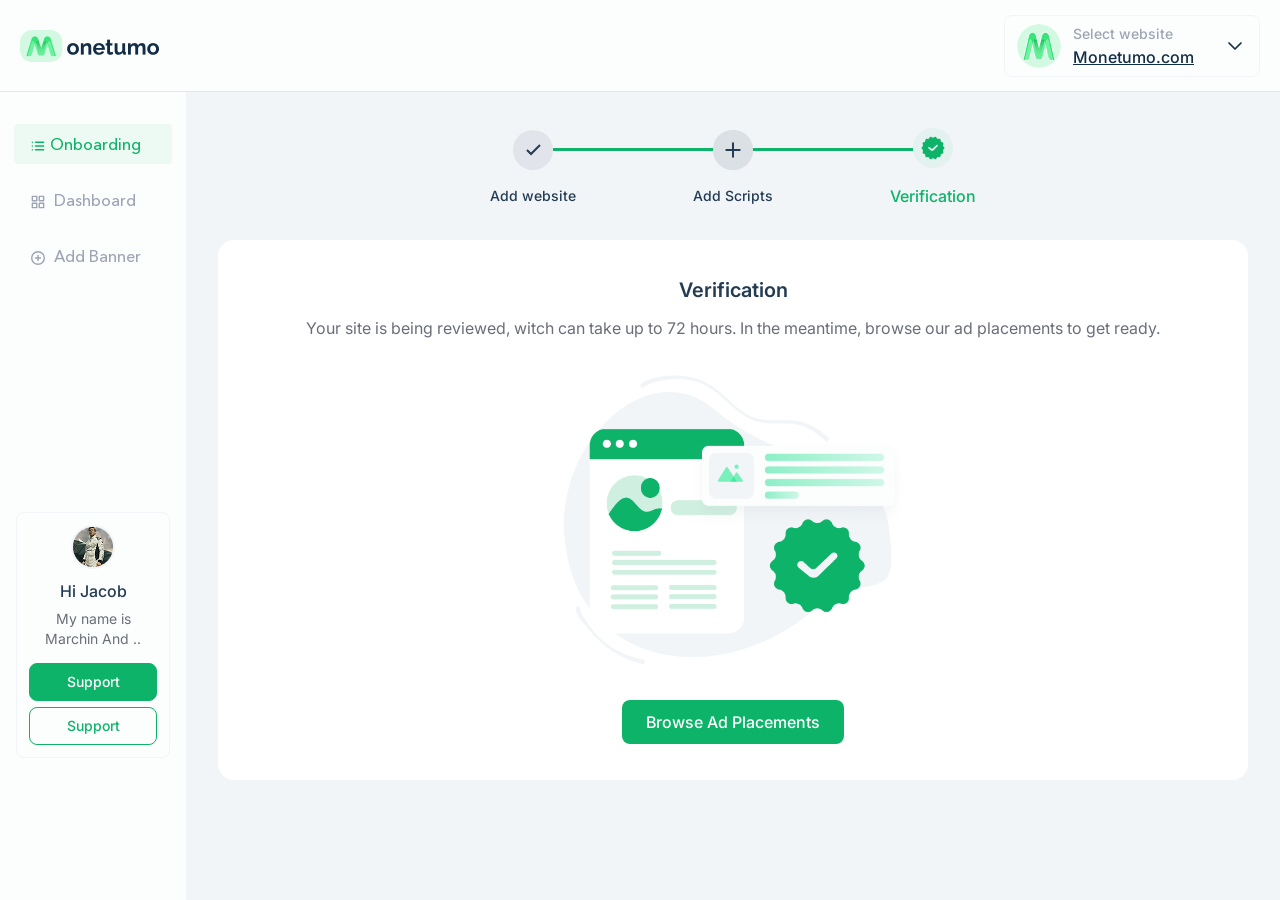
<file: src/verification.html>
<!DOCTYPE html>
<html lang="en">
  <head>
    <meta charset="UTF-8" />
    <meta name="viewport" content="width=device-width, initial-scale=1.0" />
    <link rel="stylesheet" href="./output.css" />
    <title>Monetumo | Verification</title>
    <!-- Favicon -->
    <link
      rel="icon"
      href="./images/fav.svg"
      sizes="16x16 32x32 48x48"
      type="image/x-icon"
    />
    <link
      rel="icon"
      href="./images/fav-16.png"
      sizes="16x16"
      type="image/png"
    />
    <link
      rel="icon"
      href="./images/fav-32.png"
      sizes="32x32"
      type="image/png"
    />
    <link
      rel="icon"
      href="./images/fav-32.png"
      sizes="192x192"
      type="image/png"
    />
    <link rel="preconnect" href="https://fonts.googleapis.com" />
    <link rel="preconnect" href="https://fonts.gstatic.com" crossorigin />
    <link
      href="https://fonts.googleapis.com/css2?family=Inter:ital,opsz,wght@0,14..32,100..900;1,14..32,100..900&display=swap"
      rel="stylesheet"
    />
    <style>
      @font-face {
        font-family: "Avenir Next Cyr Medium";
        src: url("./font/Avenir Next Cyr Medium.ttf") format("truetype");
      }
      body {
        font-family: "Inter", sans-serif;
      }
      .bg-custom-white {
        background-color: #fcfefd !important;
      }
      #profileMenu {
        z-index: 999 !important;
      }
    </style>
  </head>

  <body class="h-screen overflow-hidden bg-[#F1F5F8]">
    <!-- Header -->
    <header
      id="header"
      class="fixed top-0 left-0 right-0 h-[92px] bg-custom-white z-50 flex items-center justify-between px-5 border-b border-gray-200 transition-transform duration-300"
    >
      <div
        class="w-full flex justify-between items-center h-[76px] md:h-[92px]"
      >
        <!-- logo -->
        <div class="flex flex-row items-center gap-4">
          <button id="menuBtn" class="md:hidden">
            <svg
              xmlns="http://www.w3.org/2000/svg"
              width="24"
              height="24"
              viewBox="0 0 24 24"
              fill="none"
            >
              <path
                d="M21 12H3"
                stroke="#132D46"
                stroke-width="2"
                stroke-linecap="round"
                stroke-linejoin="round"
              />
              <path
                d="M21 6H3"
                stroke="#132D46"
                stroke-width="2"
                stroke-linecap="round"
                stroke-linejoin="round"
              />
              <path
                d="M21 18H3"
                stroke="#132D46"
                stroke-width="2"
                stroke-linecap="round"
                stroke-linejoin="round"
              />
            </svg>
          </button>

          <a href="#" class="inline-block md:hidden"
            ><img src="./images/mobile-logos.png" alt="dashboard-logo"
          /></a>
          <a href="#" class="hidden md:inline-block"
            ><img src="./images/dashboard-logo.png" alt="dashboard-logo"
          /></a>
        </div>
        <!-- dropdown -->
        <div class="relative w-64 md:inline-block hidden" id="dropdownWrapper">
          <!-- Dropdown Button -->
          <button
            id="dropdownBtn"
            class="flex items-center justify-between w-full px-3 py-2 bg-white border border-[#F1F5F8] rounded-lg text-gray-700 max-w-[256px]"
          >
            <div id="dropdownLabel" class="flex items-center justify-start">
              <div class="mr-3">
                <img
                  src="./images/profile.png"
                  class="w-[44px] h-[44px] rounded-full"
                  alt=""
                />
              </div>
              <div class="flex flex-col items-start gap-[8px]">
                <span
                  class="text-[#9EA4B4] text-sm font-medium text-start leading-none"
                  >Select website</span
                >
                <span
                  class="text-[#132D46] text-base font-medium text-start leading-none underline decoration decoration-offset-6"
                  >Monetumo.com</span
                >
              </div>
            </div>
            <svg
              id="dropdownIcon"
              class="w-6 h-6 text-gray-500 transform transition-transform duration-200"
              fill="none"
              stroke="currentColor"
              viewBox="0 0 28 28"
            >
              <path
                d="M7 10.5L14 17.5L21 10.5"
                stroke="#132D46"
                stroke-width="2"
                stroke-linecap="round"
                stroke-linejoin="round"
              />
            </svg>
          </button>

          <!-- Dropdown Menu -->
          <div
            id="dropdownMenu"
            class="absolute left-0 w-full mt-2 bg-custom-white rounded-lg shadow-lg hidden z-10"
          >
            <!-- Option -->
            <button
              class="flex items-center justify-start gap-3 rounded-t-lg w-full p-3 hover:bg-gray-100"
            >
              <div class="">
                <img
                  src="./images/profile.png"
                  class="w-[44px] h-[44px] rounded-full"
                  alt=""
                />
              </div>
              <div class="flex flex-col items-start gap-[8px]">
                <span
                  class="text-[#6A6E79] text-base font-normal text-start leading-none"
                  >Monetumo.com</span
                >
              </div>
            </button>

            <button
              class="flex items-center gap-3 w-full p-3 bg-[#9EA4B4]/10 hover:bg-[#9EA4B4]/10"
            >
              <div class="">
                <img
                  src="./images/profile.png"
                  class="w-[44px] h-[44px] rounded-full"
                  alt=""
                />
              </div>
              <div class="flex flex-col items-start gap-[8px]">
                <span
                  class="text-[#132D46] text-base font-medium text-start leading-none underline decoration decoration-offset-6"
                  >Monetumo.com</span
                >
              </div>
            </button>

            <button
              class="flex items-center gap-3 w-full p-3 hover:bg-gray-100"
            >
              <div class="">
                <img
                  src="./images/profile.png"
                  class="w-[44px] h-[44px] rounded-full"
                  alt=""
                />
              </div>
              <div class="flex flex-col items-start gap-[8px]">
                <span
                  class="text-[#6A6E79] text-base font-normal text-start leading-none"
                  >Monetumo.com</span
                >
              </div>
            </button>

            <!-- Add New -->
            <button
              class="w-full px-3 py-2 text-base text-[#ffffff] bg-[#0DB368] rounded-lg hover:bg-green-600"
            >
              + Add New
            </button>
          </div>
        </div>
        <!-- Dropdown Component -->
        <div class="relative max-w-[160px] md:hidden dropdown-wrapper">
          <!-- Dropdown Button -->
          <button
            class="flex items-end justify-end w-full placeholder:bg-white rounded-lg max-w-[160px] dropdown-btn"
          >
            <div class="flex items-center justify-start">
              <div>
                <img
                  src="./images/property-profile.png"
                  class="w-[44px] h-[44px] rounded-full"
                  alt=""
                />
              </div>
            </div>
          </button>

          <!-- Dropdown Menu -->
          <div
            class="absolute bg-custom-white right-0 w-full mt-3 bg-white rounded-lg hidden dropdown-menu shadow-sm z-10 min-w-[160px]"
          >
            <button
              class="flex items-center justify-start rounded-t-lg w-full py-3 px-4 hover:bg-[#F1F5F8]"
            >
              <span
                class="text-[#132D46] text-sm font-medium text-start leading-none"
                >Profile</span
              >
            </button>
            <button
              class="flex items-center w-full rounded-b-lg py-3 px-4 hover:bg-[#F1F5F8]"
            >
              <span
                class="text-[#132D46] text-sm font-medium text-start leading-none"
                >Setting</span
              >
            </button>
          </div>
        </div>
      </div>
    </header>
    <!-- Mobile Off-Canvas Menu -->
    <div id="mobileMenu" class="fixed inset-0 bg-custom-white hidden z-50">
      <!-- Menu Panel -->
      <div
        id="menuPanel"
        class="absolute top-0 left-0 h-screen w-full bg-white transform -translate-x-full transition-transform duration-300 flex flex-col px-4 pb-4 pt-4"
      >
        <!-- Header inside Menu Panel -->
        <div
          class="relative flex justify-between items-center h-[76px] w-full pb-4 border-b border-[#E6EFF7]/70"
        >
          <!-- Logo and Close Button -->
          <div class="flex flex-row items-center gap-4">
            <button id="closeMenu" class="w-6 h-6">
              <svg
                xmlns="http://www.w3.org/2000/svg"
                width="24"
                height="24"
                viewBox="0 0 24 24"
                fill="none"
              >
                <path
                  d="M18 6L6 18"
                  stroke="#132D46"
                  stroke-width="2"
                  stroke-linecap="round"
                  stroke-linejoin="round"
                />
                <path
                  d="M6 6L18 18"
                  stroke="#132D46"
                  stroke-width="2"
                  stroke-linecap="round"
                  stroke-linejoin="round"
                />
              </svg>
            </button>
            <a href="#" class="inline-block md:hidden">
              <img
                src="./images/mobile-logos.png"
                alt="dashboard-logo"
                class="h-8"
              />
            </a>
          </div>

          <!-- Profile Dropdown -->
          <div class="relative">
            <button id="profileBtn" class="rounded-full">
              <div>
                <img
                  src="./images/property-profile.png"
                  class="w-[44px] h-[44px] rounded-full"
                  alt=""
                />
              </div>
            </button>
            <div
              id="profileMenu"
              class="absolute right-0 mt-3 w-40 bg-custom-white rounded-lg shadow-lg hidden transition-all duration-200"
            >
              <button
                class="w-full py-3 px-4 text-sm bg-custom-white hover:bg-gray-100 rounded-t-lg text-left"
              >
                Profile
              </button>
              <button
                class="w-full py-3 px-4 text-sm bg-custom-white hover:bg-gray-100 rounded-b-lg text-left"
              >
                Settings
              </button>
            </div>
          </div>
        </div>

        <!-- Menu Links -->
        <nav class="pt-8 pb-4 h-full relative">
          <div class="flex flex-col space-y-3">
            <a
              href="#"
              class="block text-lg text-[#0DB368] hover:text-[#9EA4B4] group px-4 py-2 rounded-[4px] bg-[rgb(13_179_104_/_6%)]"
              ><svg
                xmlns="http://www.w3.org/2000/svg"
                viewBox="0 0 16 17"
                fill="none"
                class="w-4 h-4 stroke-[#0DB368] inline-block mr-[4px]"
              >
                <path
                  d="M5.3335 4.5H14.0002"
                  stroke-width="1.5"
                  stroke-linecap="round"
                  stroke-linejoin="round"
                />
                <path
                  d="M5.3335 8.5H14.0002"
                  stroke-width="1.5"
                  stroke-linecap="round"
                  stroke-linejoin="round"
                />
                <path
                  d="M5.3335 12.5H14.0002"
                  stroke-width="1.5"
                  stroke-linecap="round"
                  stroke-linejoin="round"
                />
                <path
                  d="M2 4.5H2.00667"
                  stroke-width="1.5"
                  stroke-linecap="round"
                  stroke-linejoin="round"
                />
                <path
                  d="M2 8.5H2.00667"
                  stroke-width="1.5"
                  stroke-linecap="round"
                  stroke-linejoin="round"
                />
                <path
                  d="M2 12.5H2.00667"
                  stroke-width="1.5"
                  stroke-linecap="round"
                  stroke-linejoin="round"
                /></svg
              ><span class="font-avenir">Onboarding</span></a
            >
            <a
              href="#"
              class="block text-lg  text-[#9EA4B4] hover:text-[#0DB368] group px-4 py-2 rounded-[4px] hover:bg-[rgb(13_179_104_/_6%)]"
            >
              <svg
                xmlns="http://www.w3.org/2000/svg"
                viewBox="0 0 16 17"
                fill="none"
                class="w-4 h-4 stroke-[#9EA4B4] group-hover:stroke-[#0DB368] inline-block mr-[4px]"
              >
                <path
                  d="M6.66667 2.5H2V7.16667H6.66667V2.5Z"
                  stroke-width="1.5"
                  stroke-linecap="round"
                  stroke-linejoin="round"
                />
                <path
                  d="M14.0002 2.5H9.3335V7.16667H14.0002V2.5Z"
                  stroke-width="1.5"
                  stroke-linecap="round"
                  stroke-linejoin="round"
                />
                <path
                  d="M14.0002 9.83337H9.3335V14.5H14.0002V9.83337Z"
                  stroke-width="1.5"
                  stroke-linecap="round"
                  stroke-linejoin="round"
                />
                <path
                  d="M6.66667 9.83337H2V14.5H6.66667V9.83337Z"
                  stroke-width="1.5"
                  stroke-linecap="round"
                  stroke-linejoin="round"
                />
              </svg>
              <span class="font-avenir">Dashboard</span></a
            >
            <a
              href="#"
              class="block text-lg  text-[#9EA4B4] hover:text-[#0DB368] group px-4 py-2 rounded-[4px] hover:bg-[rgb(13_179_104_/_6%)]"
            >
              <svg
                xmlns="http://www.w3.org/2000/svg"
                viewBox="0 0 16 17"
                fill="none"
                class="w-4 h-4 stroke-[#9EA4B4] group-hover:stroke-[#0DB368] inline-block mr-[4px]"
              >
                <path
                  d="M8.00016 15.1667C11.6821 15.1667 14.6668 12.1819 14.6668 8.50004C14.6668 4.81814 11.6821 1.83337 8.00016 1.83337C4.31826 1.83337 1.3335 4.81814 1.3335 8.50004C1.3335 12.1819 4.31826 15.1667 8.00016 15.1667Z"
                  stroke-width="1.5"
                  stroke-linecap="round"
                  stroke-linejoin="round"
                />
                <path
                  d="M8 5.83337V11.1667"
                  stroke-width="1.5"
                  stroke-linecap="round"
                  stroke-linejoin="round"
                />
                <path
                  d="M5.3335 8.5H10.6668"
                  stroke-width="1.5"
                  stroke-linecap="round"
                  stroke-linejoin="round"
                />
              </svg>
              <span class="font-avenir">Add Banner</span></a
            >
          </div>
          <div class="mt-8 absolute left-0 bottom-4 w-full">
            <div
              class="border border-[#F1F5F8] p-4 rounded-lg bg-white w-full flex flex-col items-center gap-[12px]"
            >
              <div class="flex flex-col items-center">
                <div>
                  <img src="./images/profile-picture.png" alt="rocket" />
                </div>
                <h4
                  class="text-[#243C53] text-base font-medium mt-[12px] mb-[4px]"
                >
                  Hi Jacob
                </h4>
                <p class="text-[#6A6E79] text-sm font-normal text-center">
                  My name is Marchin And ..
                </p>
              </div>
              <div class="space-y-[6px] text-center w-full">
                <a
                  href="#"
                  class="bg-[#0DB368] text-[#ffffff] font-medium text-sm text-white rounded-lg py-2 w-full text-center block border border-[#0DB368]"
                >
                  Support
                </a>
                <a
                  href="#"
                  class="bg-white text-[#0DB368] font-medium text-sm text-white rounded-lg py-2 w-full text-center block border border-[#0DB368]"
                >
                  Support
                </a>
              </div>
            </div>
          </div>
        </nav>
      </div>
    </div>

    <!-- main -->
    <div class="flex pt-[92px] h-full">
      <!-- Sidebar -->
      <aside
        class="hidden md:block w-[186px] fixed top-[76px] md:top-[92px] left-0 h-[calc(100vh-76px)] md:h-[calc(100vh-92px)] bg-custom-white overflow-y-auto z-10"
      >
        <nav class="px-[14px] py-[32px] h-full relative">
          <div class="flex flex-col space-y-4">
            <a
              href="#"
              class="block text-base text-[#0DB368] hover:text-[#0DB368] group px-4 py-2 rounded-[4px] bg-[rgb(13_179_104_/_6%)]"
              ><svg
                xmlns="http://www.w3.org/2000/svg"
                viewBox="0 0 16 17"
                fill="none"
                class="w-4 h-4 stroke-[#0DB368] inline-block mr-[4px]"
              >
                <path
                  d="M5.3335 4.5H14.0002"
                  stroke-width="1.5"
                  stroke-linecap="round"
                  stroke-linejoin="round"
                />
                <path
                  d="M5.3335 8.5H14.0002"
                  stroke-width="1.5"
                  stroke-linecap="round"
                  stroke-linejoin="round"
                />
                <path
                  d="M5.3335 12.5H14.0002"
                  stroke-width="1.5"
                  stroke-linecap="round"
                  stroke-linejoin="round"
                />
                <path
                  d="M2 4.5H2.00667"
                  stroke-width="1.5"
                  stroke-linecap="round"
                  stroke-linejoin="round"
                />
                <path
                  d="M2 8.5H2.00667"
                  stroke-width="1.5"
                  stroke-linecap="round"
                  stroke-linejoin="round"
                />
                <path
                  d="M2 12.5H2.00667"
                  stroke-width="1.5"
                  stroke-linecap="round"
                  stroke-linejoin="round"
                /></svg
              ><span class="font-avenir">Onboarding</span></a
            >
            <a
              href="#"
              class="block text-base text-[#9EA4B4] hover:text-[#0DB368] group px-4 py-2 rounded-[4px] hover:bg-[rgb(13_179_104_/_6%)]"
            >
              <svg
                xmlns="http://www.w3.org/2000/svg"
                viewBox="0 0 16 17"
                fill="none"
                class="w-4 h-4 stroke-[#9EA4B4] group-hover:stroke-[#0DB368] inline-block mr-[4px]"
              >
                <path
                  d="M6.66667 2.5H2V7.16667H6.66667V2.5Z"
                  stroke-width="1.5"
                  stroke-linecap="round"
                  stroke-linejoin="round"
                />
                <path
                  d="M14.0002 2.5H9.3335V7.16667H14.0002V2.5Z"
                  stroke-width="1.5"
                  stroke-linecap="round"
                  stroke-linejoin="round"
                />
                <path
                  d="M14.0002 9.83337H9.3335V14.5H14.0002V9.83337Z"
                  stroke-width="1.5"
                  stroke-linecap="round"
                  stroke-linejoin="round"
                />
                <path
                  d="M6.66667 9.83337H2V14.5H6.66667V9.83337Z"
                  stroke-width="1.5"
                  stroke-linecap="round"
                  stroke-linejoin="round"
                />
              </svg>
              <span class="font-avenir">Dashboard</span></a
            >
            <a
              href="#"
              class="block text-base text-[#9EA4B4] hover:text-[#0DB368] group px-4 py-2 rounded-[4px] hover:bg-[rgb(13_179_104_/_6%)]"
            >
              <svg
                xmlns="http://www.w3.org/2000/svg"
                viewBox="0 0 16 17"
                fill="none"
                class="w-4 h-4 stroke-[#9EA4B4] group-hover:stroke-[#0DB368] inline-block mr-[4px]"
              >
                <path
                  d="M8.00016 15.1667C11.6821 15.1667 14.6668 12.1819 14.6668 8.50004C14.6668 4.81814 11.6821 1.83337 8.00016 1.83337C4.31826 1.83337 1.3335 4.81814 1.3335 8.50004C1.3335 12.1819 4.31826 15.1667 8.00016 15.1667Z"
                  stroke-width="1.5"
                  stroke-linecap="round"
                  stroke-linejoin="round"
                />
                <path
                  d="M8 5.83337V11.1667"
                  stroke-width="1.5"
                  stroke-linecap="round"
                  stroke-linejoin="round"
                />
                <path
                  d="M5.3335 8.5H10.6668"
                  stroke-width="1.5"
                  stroke-linecap="round"
                  stroke-linejoin="round"
                />
              </svg>
              <span class="font-avenir">Add Banner</span></a
            >
          </div>
          <div class="mt-8 absolute left-0 bottom-[142px] w-full px-4">
            <div
              class="border border-[#F1F5F8] p-3 rounded-lg bg-white w-full flex flex-col items-center gap-[14px]"
            >
              <div class="flex flex-col items-center">
                <div>
                  <img src="./images/profile-picture.png" alt="rocket" />
                </div>
                <h4
                  class="text-[#243C53] text-base font-medium mt-[10px] mb-[6px]"
                >
                  Hi Jacob
                </h4>
                <p class="text-[#6A6E79] text-sm font-normal text-center">
                  My name is Marchin And ..
                </p>
              </div>
              <div class="space-y-[6px] text-center w-full">
                <a
                  href="#"
                  class="bg-[#0DB368] text-[#ffffff] font-medium text-sm text-white rounded-lg py-2 w-full text-center block border border-[#0DB368]"
                >
                  Support
                </a>
                <a
                  href="#"
                  class="bg-white text-[#0DB368] font-medium text-sm text-white rounded-lg py-2 w-full text-center block border border-[#0DB368]"
                >
                  Support
                </a>
              </div>
            </div>
          </div>
        </nav>
      </aside>

      <!-- Main content -->
      <main
        class="flex-1 ml-0 md:ml-[186px] overflow-y-auto h-[calc(100vh-76px)] md:h-[calc(100vh-92px)] px-4 py-5 md:px-[32px] md:py-[36px]"
      >
        <section class="w-full">
          <div
            class="relative mb-6 md:mb-[32px] flex items-center justify-between max-w-[600px] mx-auto"
          >
            <!-- horizontal line -->
            <div
              class="absolute top-[25%] left-[20%] right-[20%] h-[2px] md:h-[3px] bg-[#0DB368] -z-10"
            ></div>

            <!-- 1 -->
            <div
              class="flex flex-col items-center gap-3 md:gap-4 w-1/3 md:min-w-[200px]"
            >
              <div
                class="bg-[rgba(158_164_180/_0.20)] min-w-8 min-h-8 md:min-h-10 rounded-full md:min-w-10 z-10 flex justify-center items-center"
              >
                <svg
                  xmlns="http://www.w3.org/2000/svg"
                  width="15"
                  height="12"
                  viewBox="0 0 15 12"
                  fill="none"
                >
                  <path
                    d="M4.99997 8.58603L1.70697 5.29303L0.292969 6.70703L4.99997 11.414L14.707 1.70703L13.293 0.29303L4.99997 8.58603Z"
                    fill="#243C53"
                  />
                </svg>
              </div>
              <span class="text-sm text-[#243C53] font-medium"
                >Add website</span
              >
            </div>

            <!-- 2 -->
            <div
              class="flex flex-col items-center gap-3 md:gap-4 w-1/3 md:min-w-[200px]"
            >
              <div
                class="bg-[rgba(158_164_180/_0.20)] min-w-8 min-h-8 md:min-h-10 md:min-w-10 rounded-full z-10 flex justify-center items-center"
              >
                <img
                  src="./images/plus-gray.svg"
                  alt=""
                  class="w-8 h-8 md:h-10 md:w-10"
                />
              </div>
              <span class="text-sm text-[#243C53] font-medium"
                >Add Scripts</span
              >
            </div>

            <!-- 3 -->
            <div
              class="flex flex-col items-center gap-3 md:gap-4 w-1/3 md:min-w-[200px]"
            >
              <div
                class="bg-[rgba(13_179_104/_0.06)] min-w-8 min-h-8 md:min-h-10 rounded-full md:min-w-10 z-10 flex justify-center items-center"
              >
                <svg
                  xmlns="http://www.w3.org/2000/svg"
                  width="24"
                  height="24"
                  viewBox="0 0 24 24"
                  fill="none"
                >
                  <path
                    fill-rule="evenodd"
                    clip-rule="evenodd"
                    d="M15.3505 1.36517C15.4066 1.43778 15.4555 1.51567 15.4966 1.59774L15.6621 1.92854C16.0186 2.64105 16.8114 3.02283 17.5907 2.85731L17.9525 2.78046C18.718 2.61788 19.4704 3.10663 19.6329 3.87211C19.652 3.96188 19.6623 4.05329 19.6637 4.14506L19.6693 4.51491C19.6813 5.31153 20.23 5.99947 21.0039 6.18848L21.3633 6.27624C22.1235 6.46189 22.5892 7.22866 22.4036 7.98888C22.3818 8.07803 22.3514 8.16486 22.3129 8.24814L22.1574 8.58379C21.8227 9.30675 22.0185 10.1646 22.6338 10.6707L22.9194 10.9057C23.5238 11.4028 23.6108 12.2957 23.1137 12.9001C23.0554 12.971 22.9903 13.036 22.9194 13.0943L22.6338 13.3293C22.0185 13.8354 21.8227 14.6932 22.1574 15.4162L22.3129 15.7519C22.6417 16.462 22.3326 17.3042 21.6225 17.633C21.5392 17.6716 21.4524 17.702 21.3633 17.7238L21.0039 17.8115C20.23 18.0005 19.6813 18.6885 19.6693 19.4851L19.6637 19.8549C19.6519 20.6374 19.008 21.2621 18.2255 21.2503C18.1337 21.2489 18.0423 21.2386 17.9525 21.2195L17.5907 21.1427C16.8114 20.9772 16.0186 21.359 15.6621 22.0715L15.4966 22.4023C15.1465 23.1021 14.2953 23.3856 13.5954 23.0354C13.5133 22.9943 13.4354 22.9454 13.3628 22.8893L13.0702 22.6631C12.4399 22.1758 11.5599 22.1758 10.9296 22.6631L10.637 22.8893C10.0178 23.3679 9.12793 23.254 8.64932 22.6348C8.59319 22.5622 8.54425 22.4843 8.50319 22.4023L8.33768 22.0715C7.98118 21.359 7.18841 20.9772 6.40908 21.1427L6.04725 21.2195C5.28177 21.3821 4.52943 20.8934 4.36686 20.1279C4.34779 20.0381 4.33749 19.9467 4.3361 19.8549L4.33051 19.4851C4.31846 18.6885 3.76985 18.0005 2.99587 17.8115L2.63654 17.7238C1.87633 17.5381 1.41055 16.7713 1.59621 16.0111C1.61798 15.922 1.64836 15.8351 1.68693 15.7519L1.84236 15.4162C2.17715 14.6932 1.98135 13.8354 1.36603 13.3293L1.08036 13.0943C0.475981 12.5972 0.389024 11.7043 0.886134 11.0999C0.944433 11.029 1.00948 10.964 1.08036 10.9057L1.36603 10.6707C1.98135 10.1646 2.17715 9.30675 1.84236 8.58379L1.68693 8.24814C1.35809 7.53803 1.66717 6.69579 2.37728 6.36696C2.46056 6.32839 2.54739 6.29801 2.63654 6.27624L2.99587 6.18848C3.76985 5.99947 4.31846 5.31153 4.33051 4.51491L4.3361 4.14506C4.34794 3.36259 4.99184 2.73787 5.77431 2.74971C5.86607 2.75109 5.95748 2.76139 6.04725 2.78046L6.40908 2.85731C7.18841 3.02283 7.98118 2.64105 8.33768 1.92854L8.50319 1.59774C8.85335 0.897901 9.70454 0.614428 10.4044 0.964588C10.4865 1.00565 10.5644 1.05459 10.637 1.11072L10.9296 1.33695C11.5599 1.82422 12.4399 1.82422 13.0702 1.33695L13.3628 1.11072C13.982 0.632117 14.8719 0.746035 15.3505 1.36517ZM16.6323 9.05247C16.2834 8.74034 15.7534 8.74821 15.4139 9.07057L11.7345 12.5645C11.3332 12.9456 10.705 12.9497 10.2987 12.574L8.75804 11.1494C8.37289 10.7933 7.77415 10.8088 7.40794 11.1844C7.39063 11.2021 7.3741 11.2206 7.35838 11.2398C7.05553 11.6091 7.10943 12.154 7.47877 12.4569L9.98093 14.5086C10.6696 15.0732 11.6725 15.0307 12.3108 14.4097L16.656 10.1827C16.6688 10.1703 16.6812 10.1574 16.6931 10.144C16.9777 9.82584 16.9505 9.33713 16.6323 9.05247Z"
                    fill="#0DB368"
                  />
                </svg>
              </div>
              <span class="text-sm md:text-base text-[#0DB368] font-medium"
                >Verification</span
              >
            </div>
          </div>

          <!-- card -->
          <div
            class="w-full bg-[#ffffff] rounded-2xl px-4 py-[33px] md:p-[36px]"
          >
            <div
              class="w-full mx-auto flex flex-col items-center justify-center gap-5 md:gap-8"
            >
              <div class="w-full text-center space-y-3">
                <h1 class="text-lg md:text-xl font-semibold text-[#243C53]">
                  Verification
                </h1>
                <p class="text-sm md:text-base text-[#6A6E79]">
                  Your site is being reviewed, witch can take up to 72 hours. In
                  the meantime, browse our ad placements to get ready.
                </p>
              </div>
              <!-- Illustration -->
              <div class="w-full max-w-[200px] md:max-w-[346px] mx-auto">
                <img
                  src="./images/otp-security-new.png"
                  alt="Ads illustration"
                  class="w-full h-auto"
                />
              </div>

              <!-- Content -->
              <div class="max-w-[242px] text-center space-y-4 md:space-y-5">
                <button
                  onclick="openModal('exampleModal')"
                  class="bg-[#0DB368] hover:bg-green-600 text-[#ffffff] px-6 py-[10px] text-base font-medium rounded-lg w-full"
                >
                  Browse Ad Placements
                </button>
              </div>
            </div>
          </div>
        </section>
      </main>
    </div>

    <!-- Modal -->
    <div
      id="exampleModal"
      class="fixed inset-0 bg-[rgba(36_60_83/_0.40)] hidden flex items-center justify-center z-50 transition-colors duration-300 px-4 md:px-0"
    >
      <div
        class="bg-custom-white rounded-2xl shadow-lg w-full md:max-w-[779px] p-4 md:p-9 relative transform transition-all duration-300 scale-95 opacity-0 space-y-4 md:space-y-8"
      >
        <div class="flex justify-between items-start">
          <div class="flex flex-col gap-[15px] md:gap-3">
            <!-- Modal Content -->
            <h2 class="text-lg md:text-xl font-semibold text-[#243C53]">
              Reusable Modal
            </h2>
            <p class="text-[#6A6E79] md:text-base text-sm">
              This is a reusable modal component built with Tailwind CSS & JS.
            </p>
          </div>

          <!-- Close Button -->
          <button onclick="closeModal('exampleModal')" class="">
            <svg
              xmlns="http://www.w3.org/2000/svg"
              width="24"
              height="24"
              viewBox="0 0 24 24"
              fill="none"
            >
              <path
                d="M18 6L6 18"
                stroke="#132D46"
                stroke-width="2"
                stroke-linecap="round"
                stroke-linejoin="round"
              />
              <path
                d="M6 6L18 18"
                stroke="#132D46"
                stroke-width="2"
                stroke-linecap="round"
                stroke-linejoin="round"
              />
            </svg>
          </button>
        </div>

        <!-- Footer -->
        <div class="!bg-[rgba(230_239_247/_0.60)] rounded-2xl p-4 md:p-[28px]">
          <h4 class="text-base text-[#243C53] font-semibold">
            <sup class="text-[#F70101]">*</sup>Tips for faster approval:
          </h4>
          <ul
            class="list-disc list-outside space-y-3 pl-6 text-[#6A6E79] text-sm md:text-base mt-3 marker:text-base"
          >
            <li>Verify the domain in Search Console</li>
            <li>Avoid thin or broken pages</li>
            <li>Add privacy policy and content</li>
          </ul>
        </div>
      </div>
    </div>

    <!-- js -->
    <script>
      function openModal(id) {
        const modal = document.getElementById(id);
        const panel = modal.querySelector("div");

        modal.classList.remove("hidden");
        setTimeout(() => {
          panel.classList.remove("scale-95", "opacity-0");
          panel.classList.add("scale-100", "opacity-100");
        }, 10);

        // Close when clicking backdrop
        modal.addEventListener("click", (e) => {
          if (e.target === modal) closeModal(id);
        });
      }

      function closeModal(id) {
        const modal = document.getElementById(id);
        const panel = modal.querySelector("div");

        panel.classList.remove("scale-100", "opacity-100");
        panel.classList.add("scale-95", "opacity-0");

        setTimeout(() => {
          modal.classList.add("hidden");
        }, 200);
      }
    </script>

    <script>
      const dropdownBtn = document.getElementById("dropdownBtn");
      const dropdownMenu = document.getElementById("dropdownMenu");
      const dropdownIcon = document.getElementById("dropdownIcon");

      dropdownBtn.addEventListener("click", () => {
        dropdownMenu.classList.toggle("hidden");
        dropdownIcon.classList.toggle("rotate-180");
      });

      // Optional: close when clicking outside
      document.addEventListener("click", (e) => {
        if (
          !dropdownBtn.contains(e.target) &&
          !dropdownMenu.contains(e.target)
        ) {
          dropdownMenu.classList.add("hidden");
          dropdownIcon.classList.remove("rotate-180");
        }
      });

      // Find all dropdown wrappers
      document.querySelectorAll(".dropdown-wrapper").forEach((wrapper) => {
        const btn = wrapper.querySelector(".dropdown-btn");
        const menu = wrapper.querySelector(".dropdown-menu");
        const icon = wrapper.querySelector(".dropdown-icon");

        btn.addEventListener("click", (e) => {
          e.stopPropagation(); // Prevent closing immediately
          menu.classList.toggle("hidden");
          icon.classList.toggle("rotate-180");
        });

        // Close when clicking outside
        document.addEventListener("click", (e) => {
          if (!wrapper.contains(e.target)) {
            menu.classList.add("hidden");
            icon.classList.remove("rotate-180");
          }
        });
      });

      // Off-Canvas Menu
      const menuBtn = document.getElementById("menuBtn");
      const closeMenu = document.getElementById("closeMenu");
      const mobileMenu = document.getElementById("mobileMenu");
      const menuPanel = document.getElementById("menuPanel");
      const header = document.getElementById("header");

      // Open menu
      menuBtn.addEventListener("click", () => {
        mobileMenu.classList.remove("hidden");
        menuPanel.classList.remove("-translate-x-full");
        menuPanel.classList.add("translate-x-0");
        header.classList.add("-translate-y-full"); // hide header
      });

      // Close menu function
      const close = () => {
        menuPanel.classList.remove("translate-x-0");
        menuPanel.classList.add("-translate-x-full");
        header.classList.remove("-translate-y-full"); // show header
        setTimeout(() => mobileMenu.classList.add("hidden"), 300);
      };

      closeMenu.addEventListener("click", close);
      mobileMenu.addEventListener("click", (e) => {
        if (e.target === mobileMenu) close();
      });

      // Profile Dropdown
      const profileBtn = document.getElementById("profileBtn");
      const profileMenu = document.getElementById("profileMenu");

      profileBtn.addEventListener("click", (e) => {
        e.stopPropagation(); // prevent closing menu
        profileMenu.classList.toggle("hidden");
      });

      // Close dropdown when clicking outside
      document.addEventListener("click", (e) => {
        if (!profileBtn.contains(e.target) && !profileMenu.contains(e.target)) {
          profileMenu.classList.add("hidden");
        }
      });
    </script>
  </body>
</html>
</file>
<file: src/output.css>
/*
! tailwindcss v3.4.4 | MIT License | https://tailwindcss.com
*/

/*
1. Prevent padding and border from affecting element width. (https://github.com/mozdevs/cssremedy/issues/4)
2. Allow adding a border to an element by just adding a border-width. (https://github.com/tailwindcss/tailwindcss/pull/116)
*/

*,
::before,
::after {
  box-sizing: border-box;
  /* 1 */
  border-width: 0;
  /* 2 */
  border-style: solid;
  /* 2 */
  border-color: #e5e7eb;
  /* 2 */
}

::before,
::after {
  --tw-content: '';
}

/*
1. Use a consistent sensible line-height in all browsers.
2. Prevent adjustments of font size after orientation changes in iOS.
3. Use a more readable tab size.
4. Use the user's configured `sans` font-family by default.
5. Use the user's configured `sans` font-feature-settings by default.
6. Use the user's configured `sans` font-variation-settings by default.
7. Disable tap highlights on iOS
*/

html,
:host {
  line-height: 1.5;
  /* 1 */
  -webkit-text-size-adjust: 100%;
  /* 2 */
  -moz-tab-size: 4;
  /* 3 */
  -o-tab-size: 4;
     tab-size: 4;
  /* 3 */
  font-family: ui-sans-serif, system-ui, sans-serif, "Apple Color Emoji", "Segoe UI Emoji", "Segoe UI Symbol", "Noto Color Emoji";
  /* 4 */
  font-feature-settings: normal;
  /* 5 */
  font-variation-settings: normal;
  /* 6 */
  -webkit-tap-highlight-color: transparent;
  /* 7 */
}

/*
1. Remove the margin in all browsers.
2. Inherit line-height from `html` so users can set them as a class directly on the `html` element.
*/

body {
  margin: 0;
  /* 1 */
  line-height: inherit;
  /* 2 */
}

/*
1. Add the correct height in Firefox.
2. Correct the inheritance of border color in Firefox. (https://bugzilla.mozilla.org/show_bug.cgi?id=190655)
3. Ensure horizontal rules are visible by default.
*/

hr {
  height: 0;
  /* 1 */
  color: inherit;
  /* 2 */
  border-top-width: 1px;
  /* 3 */
}

/*
Add the correct text decoration in Chrome, Edge, and Safari.
*/

abbr:where([title]) {
  -webkit-text-decoration: underline dotted;
          text-decoration: underline dotted;
}

/*
Remove the default font size and weight for headings.
*/

h1,
h2,
h3,
h4,
h5,
h6 {
  font-size: inherit;
  font-weight: inherit;
}

/*
Reset links to optimize for opt-in styling instead of opt-out.
*/

a {
  color: inherit;
  text-decoration: inherit;
}

/*
Add the correct font weight in Edge and Safari.
*/

b,
strong {
  font-weight: bolder;
}

/*
1. Use the user's configured `mono` font-family by default.
2. Use the user's configured `mono` font-feature-settings by default.
3. Use the user's configured `mono` font-variation-settings by default.
4. Correct the odd `em` font sizing in all browsers.
*/

code,
kbd,
samp,
pre {
  font-family: ui-monospace, SFMono-Regular, Menlo, Monaco, Consolas, "Liberation Mono", "Courier New", monospace;
  /* 1 */
  font-feature-settings: normal;
  /* 2 */
  font-variation-settings: normal;
  /* 3 */
  font-size: 1em;
  /* 4 */
}

/*
Add the correct font size in all browsers.
*/

small {
  font-size: 80%;
}

/*
Prevent `sub` and `sup` elements from affecting the line height in all browsers.
*/

sub,
sup {
  font-size: 75%;
  line-height: 0;
  position: relative;
  vertical-align: baseline;
}

sub {
  bottom: -0.25em;
}

sup {
  top: -0.5em;
}

/*
1. Remove text indentation from table contents in Chrome and Safari. (https://bugs.chromium.org/p/chromium/issues/detail?id=999088, https://bugs.webkit.org/show_bug.cgi?id=201297)
2. Correct table border color inheritance in all Chrome and Safari. (https://bugs.chromium.org/p/chromium/issues/detail?id=935729, https://bugs.webkit.org/show_bug.cgi?id=195016)
3. Remove gaps between table borders by default.
*/

table {
  text-indent: 0;
  /* 1 */
  border-color: inherit;
  /* 2 */
  border-collapse: collapse;
  /* 3 */
}

/*
1. Change the font styles in all browsers.
2. Remove the margin in Firefox and Safari.
3. Remove default padding in all browsers.
*/

button,
input,
optgroup,
select,
textarea {
  font-family: inherit;
  /* 1 */
  font-feature-settings: inherit;
  /* 1 */
  font-variation-settings: inherit;
  /* 1 */
  font-size: 100%;
  /* 1 */
  font-weight: inherit;
  /* 1 */
  line-height: inherit;
  /* 1 */
  letter-spacing: inherit;
  /* 1 */
  color: inherit;
  /* 1 */
  margin: 0;
  /* 2 */
  padding: 0;
  /* 3 */
}

/*
Remove the inheritance of text transform in Edge and Firefox.
*/

button,
select {
  text-transform: none;
}

/*
1. Correct the inability to style clickable types in iOS and Safari.
2. Remove default button styles.
*/

button,
input:where([type='button']),
input:where([type='reset']),
input:where([type='submit']) {
  -webkit-appearance: button;
  /* 1 */
  background-color: transparent;
  /* 2 */
  background-image: none;
  /* 2 */
}

/*
Use the modern Firefox focus style for all focusable elements.
*/

:-moz-focusring {
  outline: auto;
}

/*
Remove the additional `:invalid` styles in Firefox. (https://github.com/mozilla/gecko-dev/blob/2f9eacd9d3d995c937b4251a5557d95d494c9be1/layout/style/res/forms.css#L728-L737)
*/

:-moz-ui-invalid {
  box-shadow: none;
}

/*
Add the correct vertical alignment in Chrome and Firefox.
*/

progress {
  vertical-align: baseline;
}

/*
Correct the cursor style of increment and decrement buttons in Safari.
*/

::-webkit-inner-spin-button,
::-webkit-outer-spin-button {
  height: auto;
}

/*
1. Correct the odd appearance in Chrome and Safari.
2. Correct the outline style in Safari.
*/

[type='search'] {
  -webkit-appearance: textfield;
  /* 1 */
  outline-offset: -2px;
  /* 2 */
}

/*
Remove the inner padding in Chrome and Safari on macOS.
*/

::-webkit-search-decoration {
  -webkit-appearance: none;
}

/*
1. Correct the inability to style clickable types in iOS and Safari.
2. Change font properties to `inherit` in Safari.
*/

::-webkit-file-upload-button {
  -webkit-appearance: button;
  /* 1 */
  font: inherit;
  /* 2 */
}

/*
Add the correct display in Chrome and Safari.
*/

summary {
  display: list-item;
}

/*
Removes the default spacing and border for appropriate elements.
*/

blockquote,
dl,
dd,
h1,
h2,
h3,
h4,
h5,
h6,
hr,
figure,
p,
pre {
  margin: 0;
}

fieldset {
  margin: 0;
  padding: 0;
}

legend {
  padding: 0;
}

ol,
ul,
menu {
  list-style: none;
  margin: 0;
  padding: 0;
}

/*
Reset default styling for dialogs.
*/

dialog {
  padding: 0;
}

/*
Prevent resizing textareas horizontally by default.
*/

textarea {
  resize: vertical;
}

/*
1. Reset the default placeholder opacity in Firefox. (https://github.com/tailwindlabs/tailwindcss/issues/3300)
2. Set the default placeholder color to the user's configured gray 400 color.
*/

input::-moz-placeholder, textarea::-moz-placeholder {
  opacity: 1;
  /* 1 */
  color: #9ca3af;
  /* 2 */
}

input::placeholder,
textarea::placeholder {
  opacity: 1;
  /* 1 */
  color: #9ca3af;
  /* 2 */
}

/*
Set the default cursor for buttons.
*/

button,
[role="button"] {
  cursor: pointer;
}

/*
Make sure disabled buttons don't get the pointer cursor.
*/

:disabled {
  cursor: default;
}

/*
1. Make replaced elements `display: block` by default. (https://github.com/mozdevs/cssremedy/issues/14)
2. Add `vertical-align: middle` to align replaced elements more sensibly by default. (https://github.com/jensimmons/cssremedy/issues/14#issuecomment-634934210)
   This can trigger a poorly considered lint error in some tools but is included by design.
*/

img,
svg,
video,
canvas,
audio,
iframe,
embed,
object {
  display: block;
  /* 1 */
  vertical-align: middle;
  /* 2 */
}

/*
Constrain images and videos to the parent width and preserve their intrinsic aspect ratio. (https://github.com/mozdevs/cssremedy/issues/14)
*/

img,
video {
  max-width: 100%;
  height: auto;
}

/* Make elements with the HTML hidden attribute stay hidden by default */

[hidden] {
  display: none;
}

*, ::before, ::after {
  --tw-border-spacing-x: 0;
  --tw-border-spacing-y: 0;
  --tw-translate-x: 0;
  --tw-translate-y: 0;
  --tw-rotate: 0;
  --tw-skew-x: 0;
  --tw-skew-y: 0;
  --tw-scale-x: 1;
  --tw-scale-y: 1;
  --tw-pan-x:  ;
  --tw-pan-y:  ;
  --tw-pinch-zoom:  ;
  --tw-scroll-snap-strictness: proximity;
  --tw-gradient-from-position:  ;
  --tw-gradient-via-position:  ;
  --tw-gradient-to-position:  ;
  --tw-ordinal:  ;
  --tw-slashed-zero:  ;
  --tw-numeric-figure:  ;
  --tw-numeric-spacing:  ;
  --tw-numeric-fraction:  ;
  --tw-ring-inset:  ;
  --tw-ring-offset-width: 0px;
  --tw-ring-offset-color: #fff;
  --tw-ring-color: rgb(59 130 246 / 0.5);
  --tw-ring-offset-shadow: 0 0 #0000;
  --tw-ring-shadow: 0 0 #0000;
  --tw-shadow: 0 0 #0000;
  --tw-shadow-colored: 0 0 #0000;
  --tw-blur:  ;
  --tw-brightness:  ;
  --tw-contrast:  ;
  --tw-grayscale:  ;
  --tw-hue-rotate:  ;
  --tw-invert:  ;
  --tw-saturate:  ;
  --tw-sepia:  ;
  --tw-drop-shadow:  ;
  --tw-backdrop-blur:  ;
  --tw-backdrop-brightness:  ;
  --tw-backdrop-contrast:  ;
  --tw-backdrop-grayscale:  ;
  --tw-backdrop-hue-rotate:  ;
  --tw-backdrop-invert:  ;
  --tw-backdrop-opacity:  ;
  --tw-backdrop-saturate:  ;
  --tw-backdrop-sepia:  ;
  --tw-contain-size:  ;
  --tw-contain-layout:  ;
  --tw-contain-paint:  ;
  --tw-contain-style:  ;
}

::backdrop {
  --tw-border-spacing-x: 0;
  --tw-border-spacing-y: 0;
  --tw-translate-x: 0;
  --tw-translate-y: 0;
  --tw-rotate: 0;
  --tw-skew-x: 0;
  --tw-skew-y: 0;
  --tw-scale-x: 1;
  --tw-scale-y: 1;
  --tw-pan-x:  ;
  --tw-pan-y:  ;
  --tw-pinch-zoom:  ;
  --tw-scroll-snap-strictness: proximity;
  --tw-gradient-from-position:  ;
  --tw-gradient-via-position:  ;
  --tw-gradient-to-position:  ;
  --tw-ordinal:  ;
  --tw-slashed-zero:  ;
  --tw-numeric-figure:  ;
  --tw-numeric-spacing:  ;
  --tw-numeric-fraction:  ;
  --tw-ring-inset:  ;
  --tw-ring-offset-width: 0px;
  --tw-ring-offset-color: #fff;
  --tw-ring-color: rgb(59 130 246 / 0.5);
  --tw-ring-offset-shadow: 0 0 #0000;
  --tw-ring-shadow: 0 0 #0000;
  --tw-shadow: 0 0 #0000;
  --tw-shadow-colored: 0 0 #0000;
  --tw-blur:  ;
  --tw-brightness:  ;
  --tw-contrast:  ;
  --tw-grayscale:  ;
  --tw-hue-rotate:  ;
  --tw-invert:  ;
  --tw-saturate:  ;
  --tw-sepia:  ;
  --tw-drop-shadow:  ;
  --tw-backdrop-blur:  ;
  --tw-backdrop-brightness:  ;
  --tw-backdrop-contrast:  ;
  --tw-backdrop-grayscale:  ;
  --tw-backdrop-hue-rotate:  ;
  --tw-backdrop-invert:  ;
  --tw-backdrop-opacity:  ;
  --tw-backdrop-saturate:  ;
  --tw-backdrop-sepia:  ;
  --tw-contain-size:  ;
  --tw-contain-layout:  ;
  --tw-contain-paint:  ;
  --tw-contain-style:  ;
}

.pointer-events-none {
  pointer-events: none;
}

.fixed {
  position: fixed;
}

.absolute {
  position: absolute;
}

.relative {
  position: relative;
}

.sticky {
  position: sticky;
}

.inset-0 {
  inset: 0px;
}

.-left-4 {
  left: -1rem;
}

.-left-6 {
  left: -1.5rem;
}

.-left-\[58\%\] {
  left: -58%;
}

.-right-4 {
  right: -1rem;
}

.-right-\[58\%\] {
  right: -58%;
}

.-right-\[6\%\] {
  right: -6%;
}

.bottom-4 {
  bottom: 1rem;
}

.bottom-5 {
  bottom: 1.25rem;
}

.bottom-\[142px\] {
  bottom: 142px;
}

.left-0 {
  left: 0px;
}

.left-3 {
  left: 0.75rem;
}

.left-\[20\%\] {
  left: 20%;
}

.left-\[50\%\] {
  left: 50%;
}

.right-0 {
  right: 0px;
}

.right-2 {
  right: 0.5rem;
}

.right-3 {
  right: 0.75rem;
}

.right-5 {
  right: 1.25rem;
}

.right-\[20\%\] {
  right: 20%;
}

.top-0 {
  top: 0px;
}

.top-1\/2 {
  top: 50%;
}

.top-4 {
  top: 1rem;
}

.top-\[25\%\] {
  top: 25%;
}

.top-\[76px\] {
  top: 76px;
}

.-z-10 {
  z-index: -10;
}

.z-10 {
  z-index: 10;
}

.z-50 {
  z-index: 50;
}

.order-1 {
  order: 1;
}

.order-2 {
  order: 2;
}

.col-span-1 {
  grid-column: span 1 / span 1;
}

.col-span-3 {
  grid-column: span 3 / span 3;
}

.mx-auto {
  margin-left: auto;
  margin-right: auto;
}

.my-5 {
  margin-top: 1.25rem;
  margin-bottom: 1.25rem;
}

.my-6 {
  margin-top: 1.5rem;
  margin-bottom: 1.5rem;
}

.my-8 {
  margin-top: 2rem;
  margin-bottom: 2rem;
}

.-mt-\[100px\] {
  margin-top: -100px;
}

.mb-2 {
  margin-bottom: 0.5rem;
}

.mb-3 {
  margin-bottom: 0.75rem;
}

.mb-4 {
  margin-bottom: 1rem;
}

.mb-6 {
  margin-bottom: 1.5rem;
}

.mb-\[4px\] {
  margin-bottom: 4px;
}

.mb-\[53px\] {
  margin-bottom: 53px;
}

.mb-\[6px\] {
  margin-bottom: 6px;
}

.me-3 {
  margin-inline-end: 0.75rem;
}

.ml-0 {
  margin-left: 0px;
}

.ml-3 {
  margin-left: 0.75rem;
}

.ml-5 {
  margin-left: 1.25rem;
}

.ml-auto {
  margin-left: auto;
}

.mr-3 {
  margin-right: 0.75rem;
}

.mr-\[4px\] {
  margin-right: 4px;
}

.mt-10 {
  margin-top: 2.5rem;
}

.mt-12 {
  margin-top: 3rem;
}

.mt-14 {
  margin-top: 3.5rem;
}

.mt-16 {
  margin-top: 4rem;
}

.mt-2 {
  margin-top: 0.5rem;
}

.mt-3 {
  margin-top: 0.75rem;
}

.mt-4 {
  margin-top: 1rem;
}

.mt-5 {
  margin-top: 1.25rem;
}

.mt-6 {
  margin-top: 1.5rem;
}

.mt-8 {
  margin-top: 2rem;
}

.mt-9 {
  margin-top: 2.25rem;
}

.mt-\[10px\] {
  margin-top: 10px;
}

.mt-\[12px\] {
  margin-top: 12px;
}

.block {
  display: block;
}

.inline-block {
  display: inline-block;
}

.flex {
  display: flex;
}

.inline-flex {
  display: inline-flex;
}

.grid {
  display: grid;
}

.contents {
  display: contents;
}

.hidden {
  display: none;
}

.h-12 {
  height: 3rem;
}

.h-4 {
  height: 1rem;
}

.h-6 {
  height: 1.5rem;
}

.h-8 {
  height: 2rem;
}

.h-\[100px\] {
  height: 100px;
}

.h-\[110px\] {
  height: 110px;
}

.h-\[2px\] {
  height: 2px;
}

.h-\[44px\] {
  height: 44px;
}

.h-\[50px\] {
  height: 50px;
}

.h-\[76px\] {
  height: 76px;
}

.h-\[92px\] {
  height: 92px;
}

.h-\[calc\(100vh-76px\)\] {
  height: calc(100vh - 76px);
}

.h-auto {
  height: auto;
}

.h-full {
  height: 100%;
}

.h-screen {
  height: 100vh;
}

.min-h-8 {
  min-height: 2rem;
}

.min-h-\[122px\] {
  min-height: 122px;
}

.w-1\/3 {
  width: 33.333333%;
}

.w-10 {
  width: 2.5rem;
}

.w-12 {
  width: 3rem;
}

.w-20 {
  width: 5rem;
}

.w-32 {
  width: 8rem;
}

.w-4 {
  width: 1rem;
}

.w-40 {
  width: 10rem;
}

.w-5 {
  width: 1.25rem;
}

.w-6 {
  width: 1.5rem;
}

.w-64 {
  width: 16rem;
}

.w-8 {
  width: 2rem;
}

.w-9 {
  width: 2.25rem;
}

.w-\[100px\] {
  width: 100px;
}

.w-\[108px\] {
  width: 108px;
}

.w-\[120px\] {
  width: 120px;
}

.w-\[124px\] {
  width: 124px;
}

.w-\[135px\] {
  width: 135px;
}

.w-\[153px\] {
  width: 153px;
}

.w-\[171px\] {
  width: 171px;
}

.w-\[186px\] {
  width: 186px;
}

.w-\[264px\] {
  width: 264px;
}

.w-\[31\%\] {
  width: 31%;
}

.w-\[336px\] {
  width: 336px;
}

.w-\[40px\] {
  width: 40px;
}

.w-\[44px\] {
  width: 44px;
}

.w-\[50px\] {
  width: 50px;
}

.w-\[52px\] {
  width: 52px;
}

.w-\[90\%\] {
  width: 90%;
}

.w-\[95\%\] {
  width: 95%;
}

.w-fit {
  width: -moz-fit-content;
  width: fit-content;
}

.w-full {
  width: 100%;
}

.min-w-8 {
  min-width: 2rem;
}

.min-w-\[160px\] {
  min-width: 160px;
}

.max-w-\[1080px\] {
  max-width: 1080px;
}

.max-w-\[1120px\] {
  max-width: 1120px;
}

.max-w-\[1200px\] {
  max-width: 1200px;
}

.max-w-\[1240px\] {
  max-width: 1240px;
}

.max-w-\[160px\] {
  max-width: 160px;
}

.max-w-\[182px\] {
  max-width: 182px;
}

.max-w-\[200px\] {
  max-width: 200px;
}

.max-w-\[242px\] {
  max-width: 242px;
}

.max-w-\[256px\] {
  max-width: 256px;
}

.max-w-\[300px\] {
  max-width: 300px;
}

.max-w-\[352px\] {
  max-width: 352px;
}

.max-w-\[367\] {
  max-width: 367;
}

.max-w-\[374px\] {
  max-width: 374px;
}

.max-w-\[400px\] {
  max-width: 400px;
}

.max-w-\[500px\] {
  max-width: 500px;
}

.max-w-\[508px\] {
  max-width: 508px;
}

.max-w-\[550px\] {
  max-width: 550px;
}

.max-w-\[580px\] {
  max-width: 580px;
}

.max-w-\[599px\] {
  max-width: 599px;
}

.max-w-\[600px\] {
  max-width: 600px;
}

.max-w-\[60px\] {
  max-width: 60px;
}

.max-w-\[721px\] {
  max-width: 721px;
}

.max-w-\[72px\] {
  max-width: 72px;
}

.max-w-\[741px\] {
  max-width: 741px;
}

.max-w-\[760px\] {
  max-width: 760px;
}

.max-w-\[787px\] {
  max-width: 787px;
}

.max-w-\[804px\] {
  max-width: 804px;
}

.max-w-\[824px\] {
  max-width: 824px;
}

.max-w-\[826px\] {
  max-width: 826px;
}

.max-w-\[865px\] {
  max-width: 865px;
}

.max-w-\[880px\] {
  max-width: 880px;
}

.max-w-\[90\%\] {
  max-width: 90%;
}

.max-w-full {
  max-width: 100%;
}

.flex-1 {
  flex: 1 1 0%;
}

.flex-grow {
  flex-grow: 1;
}

.-translate-x-full {
  --tw-translate-x: -100%;
  transform: translate(var(--tw-translate-x), var(--tw-translate-y)) rotate(var(--tw-rotate)) skewX(var(--tw-skew-x)) skewY(var(--tw-skew-y)) scaleX(var(--tw-scale-x)) scaleY(var(--tw-scale-y));
}

.-translate-y-1\/2 {
  --tw-translate-y: -50%;
  transform: translate(var(--tw-translate-x), var(--tw-translate-y)) rotate(var(--tw-rotate)) skewX(var(--tw-skew-x)) skewY(var(--tw-skew-y)) scaleX(var(--tw-scale-x)) scaleY(var(--tw-scale-y));
}

.-translate-y-full {
  --tw-translate-y: -100%;
  transform: translate(var(--tw-translate-x), var(--tw-translate-y)) rotate(var(--tw-rotate)) skewX(var(--tw-skew-x)) skewY(var(--tw-skew-y)) scaleX(var(--tw-scale-x)) scaleY(var(--tw-scale-y));
}

.translate-x-0 {
  --tw-translate-x: 0px;
  transform: translate(var(--tw-translate-x), var(--tw-translate-y)) rotate(var(--tw-rotate)) skewX(var(--tw-skew-x)) skewY(var(--tw-skew-y)) scaleX(var(--tw-scale-x)) scaleY(var(--tw-scale-y));
}

.rotate-180 {
  --tw-rotate: 180deg;
  transform: translate(var(--tw-translate-x), var(--tw-translate-y)) rotate(var(--tw-rotate)) skewX(var(--tw-skew-x)) skewY(var(--tw-skew-y)) scaleX(var(--tw-scale-x)) scaleY(var(--tw-scale-y));
}

.scale-100 {
  --tw-scale-x: 1;
  --tw-scale-y: 1;
  transform: translate(var(--tw-translate-x), var(--tw-translate-y)) rotate(var(--tw-rotate)) skewX(var(--tw-skew-x)) skewY(var(--tw-skew-y)) scaleX(var(--tw-scale-x)) scaleY(var(--tw-scale-y));
}

.scale-95 {
  --tw-scale-x: .95;
  --tw-scale-y: .95;
  transform: translate(var(--tw-translate-x), var(--tw-translate-y)) rotate(var(--tw-rotate)) skewX(var(--tw-skew-x)) skewY(var(--tw-skew-y)) scaleX(var(--tw-scale-x)) scaleY(var(--tw-scale-y));
}

.transform {
  transform: translate(var(--tw-translate-x), var(--tw-translate-y)) rotate(var(--tw-rotate)) skewX(var(--tw-skew-x)) skewY(var(--tw-skew-y)) scaleX(var(--tw-scale-x)) scaleY(var(--tw-scale-y));
}

.cursor-pointer {
  cursor: pointer;
}

.resize-none {
  resize: none;
}

.list-outside {
  list-style-position: outside;
}

.list-disc {
  list-style-type: disc;
}

.appearance-none {
  -webkit-appearance: none;
     -moz-appearance: none;
          appearance: none;
}

.grid-cols-1 {
  grid-template-columns: repeat(1, minmax(0, 1fr));
}

.grid-cols-2 {
  grid-template-columns: repeat(2, minmax(0, 1fr));
}

.grid-cols-3 {
  grid-template-columns: repeat(3, minmax(0, 1fr));
}

.flex-row {
  flex-direction: row;
}

.flex-col {
  flex-direction: column;
}

.flex-col-reverse {
  flex-direction: column-reverse;
}

.flex-wrap {
  flex-wrap: wrap;
}

.items-start {
  align-items: flex-start;
}

.items-end {
  align-items: flex-end;
}

.items-center {
  align-items: center;
}

.items-stretch {
  align-items: stretch;
}

.justify-start {
  justify-content: flex-start;
}

.justify-end {
  justify-content: flex-end;
}

.justify-center {
  justify-content: center;
}

.justify-between {
  justify-content: space-between;
}

.gap-1 {
  gap: 0.25rem;
}

.gap-10 {
  gap: 2.5rem;
}

.gap-2 {
  gap: 0.5rem;
}

.gap-3 {
  gap: 0.75rem;
}

.gap-4 {
  gap: 1rem;
}

.gap-5 {
  gap: 1.25rem;
}

.gap-6 {
  gap: 1.5rem;
}

.gap-7 {
  gap: 1.75rem;
}

.gap-8 {
  gap: 2rem;
}

.gap-9 {
  gap: 2.25rem;
}

.gap-\[12px\] {
  gap: 12px;
}

.gap-\[14px\] {
  gap: 14px;
}

.gap-\[15px\] {
  gap: 15px;
}

.gap-\[8px\] {
  gap: 8px;
}

.gap-x-9 {
  -moz-column-gap: 2.25rem;
       column-gap: 2.25rem;
}

.gap-y-5 {
  row-gap: 1.25rem;
}

.gap-y-9 {
  row-gap: 2.25rem;
}

.space-y-1 > :not([hidden]) ~ :not([hidden]) {
  --tw-space-y-reverse: 0;
  margin-top: calc(0.25rem * calc(1 - var(--tw-space-y-reverse)));
  margin-bottom: calc(0.25rem * var(--tw-space-y-reverse));
}

.space-y-3 > :not([hidden]) ~ :not([hidden]) {
  --tw-space-y-reverse: 0;
  margin-top: calc(0.75rem * calc(1 - var(--tw-space-y-reverse)));
  margin-bottom: calc(0.75rem * var(--tw-space-y-reverse));
}

.space-y-4 > :not([hidden]) ~ :not([hidden]) {
  --tw-space-y-reverse: 0;
  margin-top: calc(1rem * calc(1 - var(--tw-space-y-reverse)));
  margin-bottom: calc(1rem * var(--tw-space-y-reverse));
}

.space-y-5 > :not([hidden]) ~ :not([hidden]) {
  --tw-space-y-reverse: 0;
  margin-top: calc(1.25rem * calc(1 - var(--tw-space-y-reverse)));
  margin-bottom: calc(1.25rem * var(--tw-space-y-reverse));
}

.space-y-6 > :not([hidden]) ~ :not([hidden]) {
  --tw-space-y-reverse: 0;
  margin-top: calc(1.5rem * calc(1 - var(--tw-space-y-reverse)));
  margin-bottom: calc(1.5rem * var(--tw-space-y-reverse));
}

.space-y-7 > :not([hidden]) ~ :not([hidden]) {
  --tw-space-y-reverse: 0;
  margin-top: calc(1.75rem * calc(1 - var(--tw-space-y-reverse)));
  margin-bottom: calc(1.75rem * var(--tw-space-y-reverse));
}

.space-y-\[12px\] > :not([hidden]) ~ :not([hidden]) {
  --tw-space-y-reverse: 0;
  margin-top: calc(12px * calc(1 - var(--tw-space-y-reverse)));
  margin-bottom: calc(12px * var(--tw-space-y-reverse));
}

.space-y-\[6px\] > :not([hidden]) ~ :not([hidden]) {
  --tw-space-y-reverse: 0;
  margin-top: calc(6px * calc(1 - var(--tw-space-y-reverse)));
  margin-bottom: calc(6px * var(--tw-space-y-reverse));
}

.self-end {
  align-self: flex-end;
}

.overflow-hidden {
  overflow: hidden;
}

.overflow-y-auto {
  overflow-y: auto;
}

.rounded {
  border-radius: 0.25rem;
}

.rounded-2xl {
  border-radius: 1rem;
}

.rounded-\[18px\] {
  border-radius: 18px;
}

.rounded-\[20px\] {
  border-radius: 20px;
}

.rounded-\[24px\] {
  border-radius: 24px;
}

.rounded-\[4px\] {
  border-radius: 4px;
}

.rounded-\[50\%\] {
  border-radius: 50%;
}

.rounded-full {
  border-radius: 9999px;
}

.rounded-lg {
  border-radius: 0.5rem;
}

.rounded-md {
  border-radius: 0.375rem;
}

.rounded-xl {
  border-radius: 0.75rem;
}

.rounded-b-lg {
  border-bottom-right-radius: 0.5rem;
  border-bottom-left-radius: 0.5rem;
}

.rounded-t-lg {
  border-top-left-radius: 0.5rem;
  border-top-right-radius: 0.5rem;
}

.border {
  border-width: 1px;
}

.border-y {
  border-top-width: 1px;
  border-bottom-width: 1px;
}

.border-b {
  border-bottom-width: 1px;
}

.border-t {
  border-top-width: 1px;
}

.border-\[\#0DB368\] {
  --tw-border-opacity: 1;
  border-color: rgb(13 179 104 / var(--tw-border-opacity));
}

.border-\[\#526374\] {
  --tw-border-opacity: 1;
  border-color: rgb(82 99 116 / var(--tw-border-opacity));
}

.border-\[\#9EA4B433\] {
  border-color: #9EA4B433;
}

.border-\[\#9EA4B4CC\] {
  border-color: #9EA4B4CC;
}

.border-\[\#9EA4B4\] {
  --tw-border-opacity: 1;
  border-color: rgb(158 164 180 / var(--tw-border-opacity));
}

.border-\[\#BEC2CC\] {
  --tw-border-opacity: 1;
  border-color: rgb(190 194 204 / var(--tw-border-opacity));
}

.border-\[\#E6EFF7\] {
  --tw-border-opacity: 1;
  border-color: rgb(230 239 247 / var(--tw-border-opacity));
}

.border-\[\#E6EFF7\]\/70 {
  border-color: rgb(230 239 247 / 0.7);
}

.border-\[\#F1F5F8\] {
  --tw-border-opacity: 1;
  border-color: rgb(241 245 248 / var(--tw-border-opacity));
}

.border-gray-200 {
  --tw-border-opacity: 1;
  border-color: rgb(229 231 235 / var(--tw-border-opacity));
}

.border-y-\[\#C1C7CD\] {
  --tw-border-opacity: 1;
  border-top-color: rgb(193 199 205 / var(--tw-border-opacity));
  border-bottom-color: rgb(193 199 205 / var(--tw-border-opacity));
}

.\!bg-\[rgba\(230_239_247\/_0\.60\)\] {
  background-color: rgba(230 239 247/ 0.60) !important;
}

.bg-\[\#00E98033\] {
  background-color: #00E98033;
}

.bg-\[\#00E980\] {
  --tw-bg-opacity: 1;
  background-color: rgb(0 233 128 / var(--tw-bg-opacity));
}

.bg-\[\#0DB368\] {
  --tw-bg-opacity: 1;
  background-color: rgb(13 179 104 / var(--tw-bg-opacity));
}

.bg-\[\#132D46\] {
  --tw-bg-opacity: 1;
  background-color: rgb(19 45 70 / var(--tw-bg-opacity));
}

.bg-\[\#243C53\] {
  --tw-bg-opacity: 1;
  background-color: rgb(36 60 83 / var(--tw-bg-opacity));
}

.bg-\[\#354B6080\] {
  background-color: #354B6080;
}

.bg-\[\#37E4792E\] {
  background-color: #37E4792E;
}

.bg-\[\#384B5D\] {
  --tw-bg-opacity: 1;
  background-color: rgb(56 75 93 / var(--tw-bg-opacity));
}

.bg-\[\#9EA4B433\] {
  background-color: #9EA4B433;
}

.bg-\[\#9EA4B4\] {
  --tw-bg-opacity: 1;
  background-color: rgb(158 164 180 / var(--tw-bg-opacity));
}

.bg-\[\#9EA4B4\]\/10 {
  background-color: rgb(158 164 180 / 0.1);
}

.bg-\[\#BEC2CC\] {
  --tw-bg-opacity: 1;
  background-color: rgb(190 194 204 / var(--tw-bg-opacity));
}

.bg-\[\#CBF8E8\] {
  --tw-bg-opacity: 1;
  background-color: rgb(203 248 232 / var(--tw-bg-opacity));
}

.bg-\[\#CFD6DC\] {
  --tw-bg-opacity: 1;
  background-color: rgb(207 214 220 / var(--tw-bg-opacity));
}

.bg-\[\#E5E7EB\] {
  --tw-bg-opacity: 1;
  background-color: rgb(229 231 235 / var(--tw-bg-opacity));
}

.bg-\[\#E6EFF7\] {
  --tw-bg-opacity: 1;
  background-color: rgb(230 239 247 / var(--tw-bg-opacity));
}

.bg-\[\#E9ECEE\] {
  --tw-bg-opacity: 1;
  background-color: rgb(233 236 238 / var(--tw-bg-opacity));
}

.bg-\[\#F1F5F8\] {
  --tw-bg-opacity: 1;
  background-color: rgb(241 245 248 / var(--tw-bg-opacity));
}

.bg-\[\#F2F4F8\] {
  --tw-bg-opacity: 1;
  background-color: rgb(242 244 248 / var(--tw-bg-opacity));
}

.bg-\[\#F7FBFF\] {
  --tw-bg-opacity: 1;
  background-color: rgb(247 251 255 / var(--tw-bg-opacity));
}

.bg-\[\#FCFEFD\] {
  --tw-bg-opacity: 1;
  background-color: rgb(252 254 253 / var(--tw-bg-opacity));
}

.bg-\[\#FFFFFF\] {
  --tw-bg-opacity: 1;
  background-color: rgb(255 255 255 / var(--tw-bg-opacity));
}

.bg-\[\#ffffff\] {
  --tw-bg-opacity: 1;
  background-color: rgb(255 255 255 / var(--tw-bg-opacity));
}

.bg-\[rgb\(13_179_104_\/_6\%\)\] {
  background-color: rgb(13 179 104 / 6%);
}

.bg-\[rgba\(13_179_104\/_0\.06\)\] {
  background-color: rgba(13 179 104/ 0.06);
}

.bg-\[rgba\(13_179_104\/_0\.10\)\] {
  background-color: rgba(13 179 104/ 0.10);
}

.bg-\[rgba\(158_164_180\/_0\.20\)\] {
  background-color: rgba(158 164 180/ 0.20);
}

.bg-\[rgba\(230_239_247\/_0\.40\)\] {
  background-color: rgba(230 239 247/ 0.40);
}

.bg-\[rgba\(36_60_83\/_0\.40\)\] {
  background-color: rgba(36 60 83/ 0.40);
}

.bg-white-1 {
  --tw-bg-opacity: 1;
  background-color: rgb(255 255 255 / var(--tw-bg-opacity));
}

.bg-\[url\(\'\.\/images\/smart\.png\'\)\] {
  background-image: url('./images/smart.png');
}

.bg-gradient-to-r {
  background-image: linear-gradient(to right, var(--tw-gradient-stops));
}

.from-\[\#526374\] {
  --tw-gradient-from: #526374 var(--tw-gradient-from-position);
  --tw-gradient-to: rgb(82 99 116 / 0) var(--tw-gradient-to-position);
  --tw-gradient-stops: var(--tw-gradient-from), var(--tw-gradient-to);
}

.to-\[\#9ABADA66\] {
  --tw-gradient-to: #9ABADA66 var(--tw-gradient-to-position);
}

.bg-\[length\:100\%\] {
  background-size: 100%;
}

.bg-auto {
  background-size: auto;
}

.bg-cover {
  background-size: cover;
}

.bg-center {
  background-position: center;
}

.bg-no-repeat {
  background-repeat: no-repeat;
}

.stroke-\[\#0DB368\] {
  stroke: #0DB368;
}

.stroke-\[\#9EA4B4\] {
  stroke: #9EA4B4;
}

.p-1 {
  padding: 0.25rem;
}

.p-2 {
  padding: 0.5rem;
}

.p-3 {
  padding: 0.75rem;
}

.p-4 {
  padding: 1rem;
}

.p-5 {
  padding: 1.25rem;
}

.p-6 {
  padding: 1.5rem;
}

.p-7 {
  padding: 1.75rem;
}

.p-\[1px\] {
  padding: 1px;
}

.px-12 {
  padding-left: 3rem;
  padding-right: 3rem;
}

.px-3 {
  padding-left: 0.75rem;
  padding-right: 0.75rem;
}

.px-4 {
  padding-left: 1rem;
  padding-right: 1rem;
}

.px-5 {
  padding-left: 1.25rem;
  padding-right: 1.25rem;
}

.px-6 {
  padding-left: 1.5rem;
  padding-right: 1.5rem;
}

.px-7 {
  padding-left: 1.75rem;
  padding-right: 1.75rem;
}

.px-8 {
  padding-left: 2rem;
  padding-right: 2rem;
}

.px-\[14px\] {
  padding-left: 14px;
  padding-right: 14px;
}

.px-\[18px\] {
  padding-left: 18px;
  padding-right: 18px;
}

.px-\[20px\] {
  padding-left: 20px;
  padding-right: 20px;
}

.px-\[28px\] {
  padding-left: 28px;
  padding-right: 28px;
}

.py-10 {
  padding-top: 2.5rem;
  padding-bottom: 2.5rem;
}

.py-12 {
  padding-top: 3rem;
  padding-bottom: 3rem;
}

.py-2 {
  padding-top: 0.5rem;
  padding-bottom: 0.5rem;
}

.py-3 {
  padding-top: 0.75rem;
  padding-bottom: 0.75rem;
}

.py-4 {
  padding-top: 1rem;
  padding-bottom: 1rem;
}

.py-5 {
  padding-top: 1.25rem;
  padding-bottom: 1.25rem;
}

.py-6 {
  padding-top: 1.5rem;
  padding-bottom: 1.5rem;
}

.py-8 {
  padding-top: 2rem;
  padding-bottom: 2rem;
}

.py-9 {
  padding-top: 2.25rem;
  padding-bottom: 2.25rem;
}

.py-\[10px\] {
  padding-top: 10px;
  padding-bottom: 10px;
}

.py-\[11\.5px\] {
  padding-top: 11.5px;
  padding-bottom: 11.5px;
}

.py-\[14px\] {
  padding-top: 14px;
  padding-bottom: 14px;
}

.py-\[32px\] {
  padding-top: 32px;
  padding-bottom: 32px;
}

.py-\[33px\] {
  padding-top: 33px;
  padding-bottom: 33px;
}

.pb-0 {
  padding-bottom: 0px;
}

.pb-1 {
  padding-bottom: 0.25rem;
}

.pb-2 {
  padding-bottom: 0.5rem;
}

.pb-3 {
  padding-bottom: 0.75rem;
}

.pb-4 {
  padding-bottom: 1rem;
}

.pb-7 {
  padding-bottom: 1.75rem;
}

.pb-8 {
  padding-bottom: 2rem;
}

.pb-9 {
  padding-bottom: 2.25rem;
}

.pl-10 {
  padding-left: 2.5rem;
}

.pl-12 {
  padding-left: 3rem;
}

.pl-4 {
  padding-left: 1rem;
}

.pl-6 {
  padding-left: 1.5rem;
}

.pr-12 {
  padding-right: 3rem;
}

.pr-3 {
  padding-right: 0.75rem;
}

.pt-1 {
  padding-top: 0.25rem;
}

.pt-2 {
  padding-top: 0.5rem;
}

.pt-3 {
  padding-top: 0.75rem;
}

.pt-4 {
  padding-top: 1rem;
}

.pt-5 {
  padding-top: 1.25rem;
}

.pt-6 {
  padding-top: 1.5rem;
}

.pt-7 {
  padding-top: 1.75rem;
}

.pt-8 {
  padding-top: 2rem;
}

.pt-9 {
  padding-top: 2.25rem;
}

.pt-\[15px\] {
  padding-top: 15px;
}

.pt-\[92px\] {
  padding-top: 92px;
}

.text-left {
  text-align: left;
}

.text-center {
  text-align: center;
}

.text-start {
  text-align: start;
}

.font-avenir {
  font-family: Avenir Next Cyr Medium, sans-serif;
}

.text-\[10px\] {
  font-size: 10px;
}

.text-\[12px\] {
  font-size: 12px;
}

.text-\[14px\] {
  font-size: 14px;
}

.text-\[16px\] {
  font-size: 16px;
}

.text-\[18px\] {
  font-size: 18px;
}

.text-\[20px\] {
  font-size: 20px;
}

.text-\[24px\] {
  font-size: 24px;
}

.text-\[28px\] {
  font-size: 28px;
}

.text-base {
  font-size: 1rem;
  line-height: 1.5rem;
}

.text-lg {
  font-size: 1.125rem;
  line-height: 1.75rem;
}

.text-sm {
  font-size: 0.875rem;
  line-height: 1.25rem;
}

.text-xl {
  font-size: 1.25rem;
  line-height: 1.75rem;
}

.text-xs {
  font-size: 0.75rem;
  line-height: 1rem;
}

.font-bold {
  font-weight: 700;
}

.font-medium {
  font-weight: 500;
}

.font-normal {
  font-weight: 400;
}

.font-semibold {
  font-weight: 600;
}

.uppercase {
  text-transform: uppercase;
}

.capitalize {
  text-transform: capitalize;
}

.leading-none {
  line-height: 1;
}

.leading-relaxed {
  line-height: 1.625;
}

.leading-tight {
  line-height: 1.25;
}

.tracking-\[\.50px\] {
  letter-spacing: .50px;
}

.tracking-\[0\.5px\] {
  letter-spacing: 0.5px;
}

.tracking-\[1px\] {
  letter-spacing: 1px;
}

.\!text-\[\#243C53\] {
  --tw-text-opacity: 1 !important;
  color: rgb(36 60 83 / var(--tw-text-opacity)) !important;
}

.text-\[\#00E980\] {
  --tw-text-opacity: 1;
  color: rgb(0 233 128 / var(--tw-text-opacity));
}

.text-\[\#0DB368\] {
  --tw-text-opacity: 1;
  color: rgb(13 179 104 / var(--tw-text-opacity));
}

.text-\[\#132D46\] {
  --tw-text-opacity: 1;
  color: rgb(19 45 70 / var(--tw-text-opacity));
}

.text-\[\#21272A\] {
  --tw-text-opacity: 1;
  color: rgb(33 39 42 / var(--tw-text-opacity));
}

.text-\[\#243C53\] {
  --tw-text-opacity: 1;
  color: rgb(36 60 83 / var(--tw-text-opacity));
}

.text-\[\#6A6E79\] {
  --tw-text-opacity: 1;
  color: rgb(106 110 121 / var(--tw-text-opacity));
}

.text-\[\#9EA4B4\] {
  --tw-text-opacity: 1;
  color: rgb(158 164 180 / var(--tw-text-opacity));
}

.text-\[\#ABB7C2\] {
  --tw-text-opacity: 1;
  color: rgb(171 183 194 / var(--tw-text-opacity));
}

.text-\[\#BEC2CC\] {
  --tw-text-opacity: 1;
  color: rgb(190 194 204 / var(--tw-text-opacity));
}

.text-\[\#E7EAEE\] {
  --tw-text-opacity: 1;
  color: rgb(231 234 238 / var(--tw-text-opacity));
}

.text-\[\#F70101\] {
  --tw-text-opacity: 1;
  color: rgb(247 1 1 / var(--tw-text-opacity));
}

.text-\[\#FCFEFD\] {
  --tw-text-opacity: 1;
  color: rgb(252 254 253 / var(--tw-text-opacity));
}

.text-\[\#ffffff\] {
  --tw-text-opacity: 1;
  color: rgb(255 255 255 / var(--tw-text-opacity));
}

.text-gray-500 {
  --tw-text-opacity: 1;
  color: rgb(107 114 128 / var(--tw-text-opacity));
}

.text-gray-600 {
  --tw-text-opacity: 1;
  color: rgb(75 85 99 / var(--tw-text-opacity));
}

.text-gray-700 {
  --tw-text-opacity: 1;
  color: rgb(55 65 81 / var(--tw-text-opacity));
}

.text-gray-900 {
  --tw-text-opacity: 1;
  color: rgb(17 24 39 / var(--tw-text-opacity));
}

.text-red-500 {
  --tw-text-opacity: 1;
  color: rgb(239 68 68 / var(--tw-text-opacity));
}

.underline {
  text-decoration-line: underline;
}

.underline-offset-4 {
  text-underline-offset: 4px;
}

.opacity-0 {
  opacity: 0;
}

.opacity-100 {
  opacity: 1;
}

.shadow-lg {
  --tw-shadow: 0 10px 15px -3px rgb(0 0 0 / 0.1), 0 4px 6px -4px rgb(0 0 0 / 0.1);
  --tw-shadow-colored: 0 10px 15px -3px var(--tw-shadow-color), 0 4px 6px -4px var(--tw-shadow-color);
  box-shadow: var(--tw-ring-offset-shadow, 0 0 #0000), var(--tw-ring-shadow, 0 0 #0000), var(--tw-shadow);
}

.shadow-md {
  --tw-shadow: 0 4px 6px -1px rgb(0 0 0 / 0.1), 0 2px 4px -2px rgb(0 0 0 / 0.1);
  --tw-shadow-colored: 0 4px 6px -1px var(--tw-shadow-color), 0 2px 4px -2px var(--tw-shadow-color);
  box-shadow: var(--tw-ring-offset-shadow, 0 0 #0000), var(--tw-ring-shadow, 0 0 #0000), var(--tw-shadow);
}

.shadow-publishShadow {
  --tw-shadow: 0px 4px 62px -3px #9EA4B426;
  --tw-shadow-colored: 0px 4px 62px -3px var(--tw-shadow-color);
  box-shadow: var(--tw-ring-offset-shadow, 0 0 #0000), var(--tw-ring-shadow, 0 0 #0000), var(--tw-shadow);
}

.shadow-sm {
  --tw-shadow: 0 1px 2px 0 rgb(0 0 0 / 0.05);
  --tw-shadow-colored: 0 1px 2px 0 var(--tw-shadow-color);
  box-shadow: var(--tw-ring-offset-shadow, 0 0 #0000), var(--tw-ring-shadow, 0 0 #0000), var(--tw-shadow);
}

.transition {
  transition-property: color, background-color, border-color, text-decoration-color, fill, stroke, opacity, box-shadow, transform, filter, -webkit-backdrop-filter;
  transition-property: color, background-color, border-color, text-decoration-color, fill, stroke, opacity, box-shadow, transform, filter, backdrop-filter;
  transition-property: color, background-color, border-color, text-decoration-color, fill, stroke, opacity, box-shadow, transform, filter, backdrop-filter, -webkit-backdrop-filter;
  transition-timing-function: cubic-bezier(0.4, 0, 0.2, 1);
  transition-duration: 150ms;
}

.transition-all {
  transition-property: all;
  transition-timing-function: cubic-bezier(0.4, 0, 0.2, 1);
  transition-duration: 150ms;
}

.transition-colors {
  transition-property: color, background-color, border-color, text-decoration-color, fill, stroke;
  transition-timing-function: cubic-bezier(0.4, 0, 0.2, 1);
  transition-duration: 150ms;
}

.transition-opacity {
  transition-property: opacity;
  transition-timing-function: cubic-bezier(0.4, 0, 0.2, 1);
  transition-duration: 150ms;
}

.transition-transform {
  transition-property: transform;
  transition-timing-function: cubic-bezier(0.4, 0, 0.2, 1);
  transition-duration: 150ms;
}

.duration-200 {
  transition-duration: 200ms;
}

.duration-300 {
  transition-duration: 300ms;
}

.ease-in-out {
  transition-timing-function: cubic-bezier(0.4, 0, 0.2, 1);
}

body {
  font-family: 'DM Sans', sans-serif;
}

.logos-slider.slick-initialized .slick-slide {
  margin: 0 12px;
}

/* momento start here  */

#momentodrawer.open {
  transform: translateX(0);
}

#momentodrawer {
  z-index: 999;
}

.sdw-card {
  box-shadow: 0px 4px 62px -3px rgba(158, 164, 180, 0.2);
}

.seamlessCard {
  background-position: bottom center;
}

.choose-slider .slick-slide,
.testimonial-slider .slick-slide {
  margin-right: 10px;
  margin-left: 10px;
}

.revenue-slider .slick-dots {
  bottom: -20px;
}

.revenue-slider .slick-dots li {
  width: 10px;
  height: 10px;
  margin: 0 5px;
}

.revenue-slider .slick-dots li button {
  background-color: #00e98036;
  border-radius: 50%;
  width: 10px;
  height: 10px;
  position: static;
}

.revenue-slider .slick-dots li.slick-active button {
  background-color: #00e980;
}

.revenue-slider .slick-dots li button::before {
  display: none !important;
}

.private-checkbox-custom {
  height: 20px;
  width: 20px;
  background-color: transparent;
  border: 1px solid #9ea4b4;
  border-radius: 4px;
  transition: all 0.2s ease;
  display: block;
}

.private-checkbox-input:checked + .private-checkbox-custom {
  background-color: #00e980;
  border-color: #00e980;
  position: relative;
}

.private-checkbox-input:checked + .private-checkbox-custom::before {
  content: '\2713';
  color: #384b5d;
  font-size: 16px;
  position: absolute;
  top: 50%;
  left: 50%;
  transform: translate(-50%, -50%);
  font-weight: bold;
}

.marker\:text-base *::marker {
  font-size: 1rem;
  line-height: 1.5rem;
}

.marker\:text-base::marker {
  font-size: 1rem;
  line-height: 1.5rem;
}

.placeholder\:text-\[\#697077\]::-moz-placeholder {
  --tw-text-opacity: 1;
  color: rgb(105 112 119 / var(--tw-text-opacity));
}

.placeholder\:text-\[\#697077\]::placeholder {
  --tw-text-opacity: 1;
  color: rgb(105 112 119 / var(--tw-text-opacity));
}

.placeholder\:text-\[\#9EA4B4\]::-moz-placeholder {
  --tw-text-opacity: 1;
  color: rgb(158 164 180 / var(--tw-text-opacity));
}

.placeholder\:text-\[\#9EA4B4\]::placeholder {
  --tw-text-opacity: 1;
  color: rgb(158 164 180 / var(--tw-text-opacity));
}

.placeholder\:text-\[\#BEC2CC\]::-moz-placeholder {
  --tw-text-opacity: 1;
  color: rgb(190 194 204 / var(--tw-text-opacity));
}

.placeholder\:text-\[\#BEC2CC\]::placeholder {
  --tw-text-opacity: 1;
  color: rgb(190 194 204 / var(--tw-text-opacity));
}

.hover\:bg-\[\#000000\]:hover {
  --tw-bg-opacity: 1;
  background-color: rgb(0 0 0 / var(--tw-bg-opacity));
}

.hover\:bg-\[\#00E980\]:hover {
  --tw-bg-opacity: 1;
  background-color: rgb(0 233 128 / var(--tw-bg-opacity));
}

.hover\:bg-\[\#0ba65e\]:hover {
  --tw-bg-opacity: 1;
  background-color: rgb(11 166 94 / var(--tw-bg-opacity));
}

.hover\:bg-\[\#132D46\]:hover {
  --tw-bg-opacity: 1;
  background-color: rgb(19 45 70 / var(--tw-bg-opacity));
}

.hover\:bg-\[\#9EA4B4\]\/10:hover {
  background-color: rgb(158 164 180 / 0.1);
}

.hover\:bg-\[\#F1F5F8\]:hover {
  --tw-bg-opacity: 1;
  background-color: rgb(241 245 248 / var(--tw-bg-opacity));
}

.hover\:bg-\[\#FCFEFD\]:hover {
  --tw-bg-opacity: 1;
  background-color: rgb(252 254 253 / var(--tw-bg-opacity));
}

.hover\:bg-\[rgb\(13_179_104_\/_6\%\)\]:hover {
  background-color: rgb(13 179 104 / 6%);
}

.hover\:bg-gray-100:hover {
  --tw-bg-opacity: 1;
  background-color: rgb(243 244 246 / var(--tw-bg-opacity));
}

.hover\:bg-green-600:hover {
  --tw-bg-opacity: 1;
  background-color: rgb(22 163 74 / var(--tw-bg-opacity));
}

.hover\:bg-opacity-60:hover {
  --tw-bg-opacity: 0.6;
}

.hover\:text-\[\#00E980\]:hover {
  --tw-text-opacity: 1;
  color: rgb(0 233 128 / var(--tw-text-opacity));
}

.hover\:text-\[\#0DB368\]:hover {
  --tw-text-opacity: 1;
  color: rgb(13 179 104 / var(--tw-text-opacity));
}

.hover\:text-\[\#2e865e\]:hover {
  --tw-text-opacity: 1;
  color: rgb(46 134 94 / var(--tw-text-opacity));
}

.hover\:text-\[\#9EA4B4\]:hover {
  --tw-text-opacity: 1;
  color: rgb(158 164 180 / var(--tw-text-opacity));
}

.hover\:text-\[\#fff\]:hover {
  --tw-text-opacity: 1;
  color: rgb(255 255 255 / var(--tw-text-opacity));
}

.hover\:text-\[\#ffffff\]:hover {
  --tw-text-opacity: 1;
  color: rgb(255 255 255 / var(--tw-text-opacity));
}

.hover\:text-white-1:hover {
  --tw-text-opacity: 1;
  color: rgb(255 255 255 / var(--tw-text-opacity));
}

.focus\:border-transparent:focus {
  border-color: transparent;
}

.focus\:outline-none:focus {
  outline: 2px solid transparent;
  outline-offset: 2px;
}

.focus\:ring-2:focus {
  --tw-ring-offset-shadow: var(--tw-ring-inset) 0 0 0 var(--tw-ring-offset-width) var(--tw-ring-offset-color);
  --tw-ring-shadow: var(--tw-ring-inset) 0 0 0 calc(2px + var(--tw-ring-offset-width)) var(--tw-ring-color);
  box-shadow: var(--tw-ring-offset-shadow), var(--tw-ring-shadow), var(--tw-shadow, 0 0 #0000);
}

.focus\:ring-\[\#0DB368\]:focus {
  --tw-ring-opacity: 1;
  --tw-ring-color: rgb(13 179 104 / var(--tw-ring-opacity));
}

.focus-visible\:outline-none:focus-visible {
  outline: 2px solid transparent;
  outline-offset: 2px;
}

.group:hover .group-hover\:stroke-\[\#0DB368\] {
  stroke: #0DB368;
}

@media (min-width: 640px) {
  .sm\:w-\[174px\] {
    width: 174px;
  }
}

@media (min-width: 768px) {
  .md\:absolute {
    position: absolute;
  }

  .md\:-left-\[8rem\] {
    left: -8rem;
  }

  .md\:-right-\[8rem\] {
    right: -8rem;
  }

  .md\:top-4 {
    top: 1rem;
  }

  .md\:top-\[92px\] {
    top: 92px;
  }

  .md\:order-1 {
    order: 1;
  }

  .md\:order-2 {
    order: 2;
  }

  .md\:mx-0 {
    margin-left: 0px;
    margin-right: 0px;
  }

  .md\:mx-auto {
    margin-left: auto;
    margin-right: auto;
  }

  .md\:mb-1 {
    margin-bottom: 0.25rem;
  }

  .md\:mb-\[32px\] {
    margin-bottom: 32px;
  }

  .md\:ml-\[186px\] {
    margin-left: 186px;
  }

  .md\:mt-0 {
    margin-top: 0px;
  }

  .md\:block {
    display: block;
  }

  .md\:inline-block {
    display: inline-block;
  }

  .md\:grid {
    display: grid;
  }

  .md\:hidden {
    display: none;
  }

  .md\:h-10 {
    height: 2.5rem;
  }

  .md\:h-\[3px\] {
    height: 3px;
  }

  .md\:h-\[92px\] {
    height: 92px;
  }

  .md\:h-\[calc\(100vh-92px\)\] {
    height: calc(100vh - 92px);
  }

  .md\:min-h-10 {
    min-height: 2.5rem;
  }

  .md\:w-10 {
    width: 2.5rem;
  }

  .md\:w-\[134px\] {
    width: 134px;
  }

  .md\:w-\[349px\] {
    width: 349px;
  }

  .md\:w-\[400px\] {
    width: 400px;
  }

  .md\:w-\[430px\] {
    width: 430px;
  }

  .md\:w-\[45\%\] {
    width: 45%;
  }

  .md\:w-auto {
    width: auto;
  }

  .md\:min-w-10 {
    min-width: 2.5rem;
  }

  .md\:min-w-\[200px\] {
    min-width: 200px;
  }

  .md\:max-w-\[301px\] {
    max-width: 301px;
  }

  .md\:max-w-\[337px\] {
    max-width: 337px;
  }

  .md\:max-w-\[346px\] {
    max-width: 346px;
  }

  .md\:max-w-\[348px\] {
    max-width: 348px;
  }

  .md\:max-w-\[374px\] {
    max-width: 374px;
  }

  .md\:max-w-\[506px\] {
    max-width: 506px;
  }

  .md\:max-w-\[779px\] {
    max-width: 779px;
  }

  .md\:flex-grow-0 {
    flex-grow: 0;
  }

  .md\:grid-cols-2 {
    grid-template-columns: repeat(2, minmax(0, 1fr));
  }

  .md\:grid-cols-4 {
    grid-template-columns: repeat(4, minmax(0, 1fr));
  }

  .md\:flex-row {
    flex-direction: row;
  }

  .md\:flex-col-reverse {
    flex-direction: column-reverse;
  }

  .md\:items-end {
    align-items: flex-end;
  }

  .md\:items-center {
    align-items: center;
  }

  .md\:justify-end {
    justify-content: flex-end;
  }

  .md\:justify-center {
    justify-content: center;
  }

  .md\:gap-0 {
    gap: 0px;
  }

  .md\:gap-3 {
    gap: 0.75rem;
  }

  .md\:gap-4 {
    gap: 1rem;
  }

  .md\:gap-6 {
    gap: 1.5rem;
  }

  .md\:gap-8 {
    gap: 2rem;
  }

  .md\:space-y-5 > :not([hidden]) ~ :not([hidden]) {
    --tw-space-y-reverse: 0;
    margin-top: calc(1.25rem * calc(1 - var(--tw-space-y-reverse)));
    margin-bottom: calc(1.25rem * var(--tw-space-y-reverse));
  }

  .md\:space-y-8 > :not([hidden]) ~ :not([hidden]) {
    --tw-space-y-reverse: 0;
    margin-top: calc(2rem * calc(1 - var(--tw-space-y-reverse)));
    margin-bottom: calc(2rem * var(--tw-space-y-reverse));
  }

  .md\:p-9 {
    padding: 2.25rem;
  }

  .md\:p-\[28px\] {
    padding: 28px;
  }

  .md\:p-\[36px\] {
    padding: 36px;
  }

  .md\:px-0 {
    padding-left: 0px;
    padding-right: 0px;
  }

  .md\:px-10 {
    padding-left: 2.5rem;
    padding-right: 2.5rem;
  }

  .md\:px-24 {
    padding-left: 6rem;
    padding-right: 6rem;
  }

  .md\:px-\[32px\] {
    padding-left: 32px;
    padding-right: 32px;
  }

  .md\:py-\[28px\] {
    padding-top: 28px;
    padding-bottom: 28px;
  }

  .md\:py-\[36px\] {
    padding-top: 36px;
    padding-bottom: 36px;
  }

  .md\:pb-\[151px\] {
    padding-bottom: 151px;
  }

  .md\:pb-\[52px\] {
    padding-bottom: 52px;
  }

  .md\:pl-4 {
    padding-left: 1rem;
  }

  .md\:pr-8 {
    padding-right: 2rem;
  }

  .md\:pt-2 {
    padding-top: 0.5rem;
  }

  .md\:pt-\[135px\] {
    padding-top: 135px;
  }

  .md\:text-2xl {
    font-size: 1.5rem;
    line-height: 2rem;
  }

  .md\:text-\[14px\] {
    font-size: 14px;
  }

  .md\:text-\[16px\] {
    font-size: 16px;
  }

  .md\:text-\[18px\] {
    font-size: 18px;
  }

  .md\:text-\[32px\] {
    font-size: 32px;
  }

  .md\:text-base {
    font-size: 1rem;
    line-height: 1.5rem;
  }

  .md\:text-xl {
    font-size: 1.25rem;
    line-height: 1.75rem;
  }
}

@media (min-width: 1024px) {
  .lg\:absolute {
    position: absolute;
  }

  .lg\:relative {
    position: relative;
  }

  .lg\:-left-\[6\%\] {
    left: -6%;
  }

  .lg\:left-\[12\%\] {
    left: 12%;
  }

  .lg\:left-\[40\%\] {
    left: 40%;
  }

  .lg\:top-\[22\%\] {
    top: 22%;
  }

  .lg\:top-\[40\%\] {
    top: 40%;
  }

  .lg\:top-\[50\%\] {
    top: 50%;
  }

  .lg\:top-\[70\%\] {
    top: 70%;
  }

  .lg\:order-1 {
    order: 1;
  }

  .lg\:order-2 {
    order: 2;
  }

  .lg\:my-10 {
    margin-top: 2.5rem;
    margin-bottom: 2.5rem;
  }

  .lg\:my-16 {
    margin-top: 4rem;
    margin-bottom: 4rem;
  }

  .lg\:mb-0 {
    margin-bottom: 0px;
  }

  .lg\:mb-10 {
    margin-bottom: 2.5rem;
  }

  .lg\:mb-5 {
    margin-bottom: 1.25rem;
  }

  .lg\:mb-6 {
    margin-bottom: 1.5rem;
  }

  .lg\:mb-7 {
    margin-bottom: 1.75rem;
  }

  .lg\:ml-0 {
    margin-left: 0px;
  }

  .lg\:ml-14 {
    margin-left: 3.5rem;
  }

  .lg\:ml-8 {
    margin-left: 2rem;
  }

  .lg\:mt-0 {
    margin-top: 0px;
  }

  .lg\:mt-10 {
    margin-top: 2.5rem;
  }

  .lg\:mt-12 {
    margin-top: 3rem;
  }

  .lg\:mt-16 {
    margin-top: 4rem;
  }

  .lg\:mt-2 {
    margin-top: 0.5rem;
  }

  .lg\:mt-20 {
    margin-top: 5rem;
  }

  .lg\:mt-5 {
    margin-top: 1.25rem;
  }

  .lg\:mt-6 {
    margin-top: 1.5rem;
  }

  .lg\:mt-7 {
    margin-top: 1.75rem;
  }

  .lg\:mt-8 {
    margin-top: 2rem;
  }

  .lg\:mt-\[76px\] {
    margin-top: 76px;
  }

  .lg\:block {
    display: block;
  }

  .lg\:flex {
    display: flex;
  }

  .lg\:inline-flex {
    display: inline-flex;
  }

  .lg\:grid {
    display: grid;
  }

  .lg\:hidden {
    display: none;
  }

  .lg\:h-\[60px\] {
    height: 60px;
  }

  .lg\:min-h-\[132px\] {
    min-height: 132px;
  }

  .lg\:w-\[100px\] {
    width: 100px;
  }

  .lg\:w-\[174px\] {
    width: 174px;
  }

  .lg\:w-\[24\%\] {
    width: 24%;
  }

  .lg\:w-\[25\%\] {
    width: 25%;
  }

  .lg\:w-\[29\%\] {
    width: 29%;
  }

  .lg\:w-\[30\%\] {
    width: 30%;
  }

  .lg\:w-\[35\%\] {
    width: 35%;
  }

  .lg\:w-\[38\%\] {
    width: 38%;
  }

  .lg\:w-\[40\%\] {
    width: 40%;
  }

  .lg\:w-\[437px\] {
    width: 437px;
  }

  .lg\:w-\[468px\] {
    width: 468px;
  }

  .lg\:w-\[53\%\] {
    width: 53%;
  }

  .lg\:w-\[574px\] {
    width: 574px;
  }

  .lg\:w-\[60px\] {
    width: 60px;
  }

  .lg\:w-\[61\%\] {
    width: 61%;
  }

  .lg\:w-\[68px\] {
    width: 68px;
  }

  .lg\:w-\[696px\] {
    width: 696px;
  }

  .lg\:w-\[70\%\] {
    width: 70%;
  }

  .lg\:w-auto {
    width: auto;
  }

  .lg\:max-w-\[212px\] {
    max-width: 212px;
  }

  .lg\:max-w-\[600px\] {
    max-width: 600px;
  }

  .lg\:flex-none {
    flex: none;
  }

  .lg\:grid-cols-2 {
    grid-template-columns: repeat(2, minmax(0, 1fr));
  }

  .lg\:grid-cols-4 {
    grid-template-columns: repeat(4, minmax(0, 1fr));
  }

  .lg\:flex-row {
    flex-direction: row;
  }

  .lg\:flex-col {
    flex-direction: column;
  }

  .lg\:items-center {
    align-items: center;
  }

  .lg\:justify-end {
    justify-content: flex-end;
  }

  .lg\:justify-between {
    justify-content: space-between;
  }

  .lg\:gap-0 {
    gap: 0px;
  }

  .lg\:gap-12 {
    gap: 3rem;
  }

  .lg\:gap-3 {
    gap: 0.75rem;
  }

  .lg\:gap-4 {
    gap: 1rem;
  }

  .lg\:gap-5 {
    gap: 1.25rem;
  }

  .lg\:gap-6 {
    gap: 1.5rem;
  }

  .lg\:gap-8 {
    gap: 2rem;
  }

  .lg\:space-x-4 > :not([hidden]) ~ :not([hidden]) {
    --tw-space-x-reverse: 0;
    margin-right: calc(1rem * var(--tw-space-x-reverse));
    margin-left: calc(1rem * calc(1 - var(--tw-space-x-reverse)));
  }

  .lg\:space-y-2 > :not([hidden]) ~ :not([hidden]) {
    --tw-space-y-reverse: 0;
    margin-top: calc(0.5rem * calc(1 - var(--tw-space-y-reverse)));
    margin-bottom: calc(0.5rem * var(--tw-space-y-reverse));
  }

  .lg\:space-y-3 > :not([hidden]) ~ :not([hidden]) {
    --tw-space-y-reverse: 0;
    margin-top: calc(0.75rem * calc(1 - var(--tw-space-y-reverse)));
    margin-bottom: calc(0.75rem * var(--tw-space-y-reverse));
  }

  .lg\:space-y-6 > :not([hidden]) ~ :not([hidden]) {
    --tw-space-y-reverse: 0;
    margin-top: calc(1.5rem * calc(1 - var(--tw-space-y-reverse)));
    margin-bottom: calc(1.5rem * var(--tw-space-y-reverse));
  }

  .lg\:space-y-8 > :not([hidden]) ~ :not([hidden]) {
    --tw-space-y-reverse: 0;
    margin-top: calc(2rem * calc(1 - var(--tw-space-y-reverse)));
    margin-bottom: calc(2rem * var(--tw-space-y-reverse));
  }

  .lg\:rounded-2xl {
    border-radius: 1rem;
  }

  .lg\:rounded-\[24px\] {
    border-radius: 24px;
  }

  .lg\:rounded-xl {
    border-radius: 0.75rem;
  }

  .lg\:bg-\[url\(\'\.\/images\/seamless-bg\.png\'\)\] {
    background-image: url('./images/seamless-bg.png');
  }

  .lg\:bg-headerBiddingBg {
    background-image: url(./images/headerBiddingBg.png);
  }

  .lg\:bg-none {
    background-image: none;
  }

  .lg\:p-10 {
    padding: 2.5rem;
  }

  .lg\:p-4 {
    padding: 1rem;
  }

  .lg\:p-6 {
    padding: 1.5rem;
  }

  .lg\:p-\[18px\] {
    padding: 18px;
  }

  .lg\:px-0 {
    padding-left: 0px;
    padding-right: 0px;
  }

  .lg\:px-12 {
    padding-left: 3rem;
    padding-right: 3rem;
  }

  .lg\:px-4 {
    padding-left: 1rem;
    padding-right: 1rem;
  }

  .lg\:px-8 {
    padding-left: 2rem;
    padding-right: 2rem;
  }

  .lg\:px-\[26px\] {
    padding-left: 26px;
    padding-right: 26px;
  }

  .lg\:py-0 {
    padding-top: 0px;
    padding-bottom: 0px;
  }

  .lg\:py-12 {
    padding-top: 3rem;
    padding-bottom: 3rem;
  }

  .lg\:py-16 {
    padding-top: 4rem;
    padding-bottom: 4rem;
  }

  .lg\:py-20 {
    padding-top: 5rem;
    padding-bottom: 5rem;
  }

  .lg\:py-5 {
    padding-top: 1.25rem;
    padding-bottom: 1.25rem;
  }

  .lg\:py-6 {
    padding-top: 1.5rem;
    padding-bottom: 1.5rem;
  }

  .lg\:py-8 {
    padding-top: 2rem;
    padding-bottom: 2rem;
  }

  .lg\:py-9 {
    padding-top: 2.25rem;
    padding-bottom: 2.25rem;
  }

  .lg\:py-\[86px\] {
    padding-top: 86px;
    padding-bottom: 86px;
  }

  .lg\:pb-0 {
    padding-bottom: 0px;
  }

  .lg\:pb-12 {
    padding-bottom: 3rem;
  }

  .lg\:pb-28 {
    padding-bottom: 7rem;
  }

  .lg\:pb-7 {
    padding-bottom: 1.75rem;
  }

  .lg\:pb-\[34px\] {
    padding-bottom: 34px;
  }

  .lg\:pb-\[50px\] {
    padding-bottom: 50px;
  }

  .lg\:pt-12 {
    padding-top: 3rem;
  }

  .lg\:pt-16 {
    padding-top: 4rem;
  }

  .lg\:pt-2 {
    padding-top: 0.5rem;
  }

  .lg\:pt-20 {
    padding-top: 5rem;
  }

  .lg\:pt-28 {
    padding-top: 7rem;
  }

  .lg\:pt-4 {
    padding-top: 1rem;
  }

  .lg\:pt-8 {
    padding-top: 2rem;
  }

  .lg\:text-left {
    text-align: left;
  }

  .lg\:text-start {
    text-align: start;
  }

  .lg\:text-\[16px\] {
    font-size: 16px;
  }

  .lg\:text-\[18px\] {
    font-size: 18px;
  }

  .lg\:text-\[20px\] {
    font-size: 20px;
  }

  .lg\:text-\[24px\] {
    font-size: 24px;
  }

  .lg\:text-\[28px\] {
    font-size: 28px;
  }

  .lg\:text-\[32px\] {
    font-size: 32px;
  }

  .lg\:text-\[42px\] {
    font-size: 42px;
  }

  .lg\:text-\[46px\] {
    font-size: 46px;
  }

  .lg\:text-\[70px\] {
    font-size: 70px;
  }

  .lg\:text-base {
    font-size: 1rem;
    line-height: 1.5rem;
  }

  .lg\:text-sm {
    font-size: 0.875rem;
    line-height: 1.25rem;
  }

  .lg\:leading-snug {
    line-height: 1.375;
  }
}

@media (min-width: 1280px) {
  .xl\:max-w-\[1060px\] {
    max-width: 1060px;
  }

  .xl\:max-w-\[1240px\] {
    max-width: 1240px;
  }

  .xl\:gap-10 {
    gap: 2.5rem;
  }

  .xl\:gap-6 {
    gap: 1.5rem;
  }

  .xl\:gap-\[72px\] {
    gap: 72px;
  }

  .xl\:px-0 {
    padding-left: 0px;
    padding-right: 0px;
  }

  .xl\:text-base {
    font-size: 1rem;
    line-height: 1.5rem;
  }

  .xl\:text-lg {
    font-size: 1.125rem;
    line-height: 1.75rem;
  }
}

@media (min-width: 1440px) {
  .\32xl\:-left-8 {
    left: -2rem;
  }

  .\32xl\:-right-8 {
    right: -2rem;
  }

  .\32xl\:max-w-\[1440px\] {
    max-width: 1440px;
  }

  .\32xl\:gap-9 {
    gap: 2.25rem;
  }

  .\32xl\:gap-\[129px\] {
    gap: 129px;
  }

  .\32xl\:gap-\[44px\] {
    gap: 44px;
  }

  .\32xl\:gap-\[75px\] {
    gap: 75px;
  }

  .\32xl\:space-x-7 > :not([hidden]) ~ :not([hidden]) {
    --tw-space-x-reverse: 0;
    margin-right: calc(1.75rem * var(--tw-space-x-reverse));
    margin-left: calc(1.75rem * calc(1 - var(--tw-space-x-reverse)));
  }

  .\32xl\:space-x-9 > :not([hidden]) ~ :not([hidden]) {
    --tw-space-x-reverse: 0;
    margin-right: calc(2.25rem * var(--tw-space-x-reverse));
    margin-left: calc(2.25rem * calc(1 - var(--tw-space-x-reverse)));
  }

  .\32xl\:pl-\[120px\] {
    padding-left: 120px;
  }

  .\32xl\:pr-0 {
    padding-right: 0px;
  }
}
</file>
